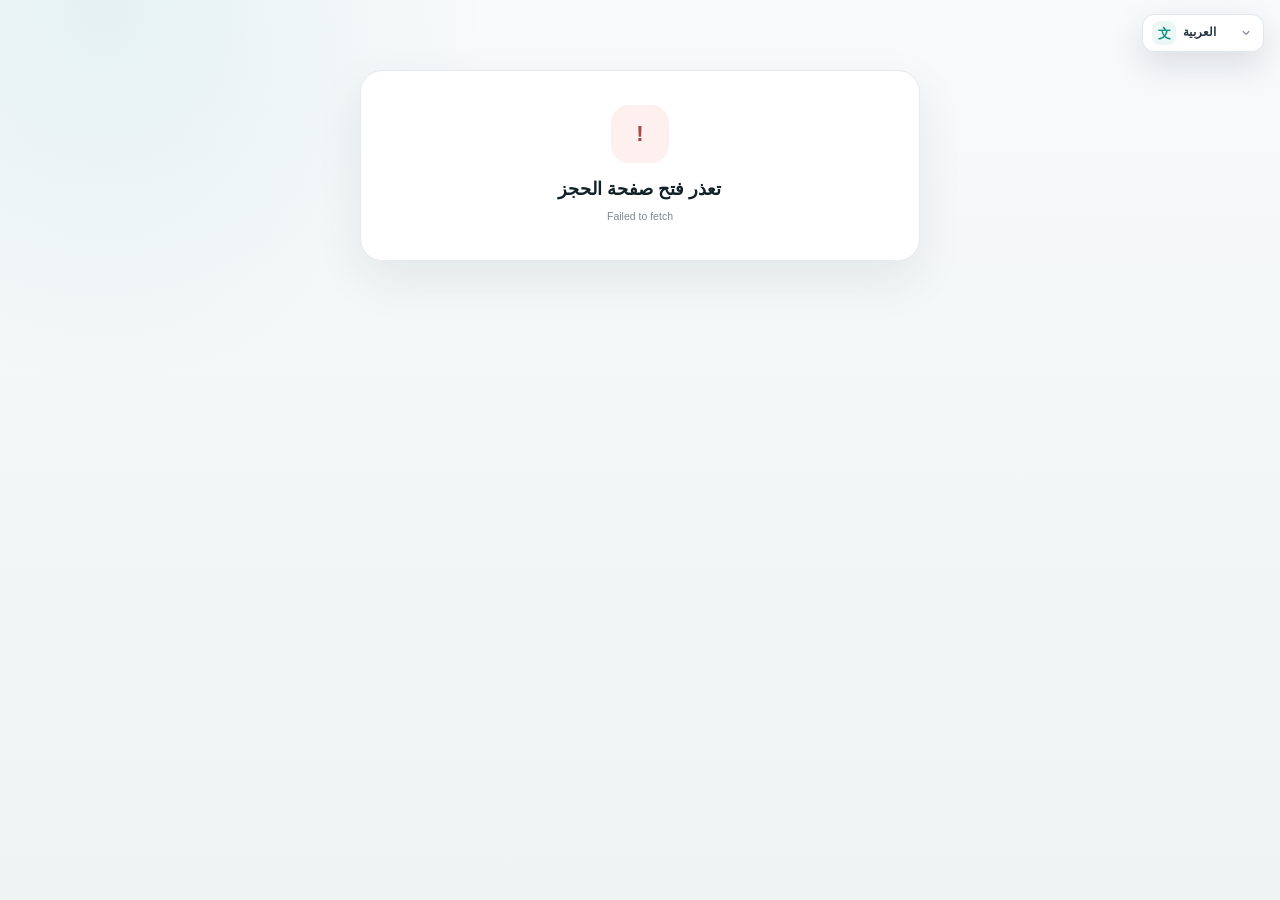
<file: index.html>
<!doctype html>
<html lang="ar" dir="rtl">
<head>
<meta charset="utf-8">
<meta name="viewport" content="width=device-width,initial-scale=1,viewport-fit=cover">
<meta http-equiv="X-Content-Type-Options" content="nosniff">
<meta name="referrer" content="strict-origin-when-cross-origin">
<meta http-equiv="Permissions-Policy" content="camera=(), microphone=(), geolocation=()">
<meta http-equiv="Content-Security-Policy" content="default-src 'self'; script-src 'self'; style-src 'self' 'unsafe-inline'; img-src 'self' data: https://kpnlechlpdpoivrafehl.supabase.co; connect-src 'self' https://kpnlechlpdpoivrafehl.supabase.co; font-src 'self' data:;">
<meta http-equiv="Cache-Control" content="no-cache, no-store, must-revalidate">
<meta http-equiv="Pragma" content="no-cache">
<meta http-equiv="Expires" content="0">
<meta id="themeColor" name="theme-color" content="#0b171b">
<title>حجز موعد | Medica</title>
<style>
:root{
  --brand:#0e9384;
  --brand-soft:#edf8f6;
  --brand-line:#d2ece8;
  --ink:#102127;
  --text:#384b53;
  --muted:#7a8a91;
  --line:#e4eaed;
  --surface:#ffffff;
  --surface-2:#f7f9fa;
  --page:#f1f5f6;
  --dark:#0b171b;
  --danger:#a94343;
  --success:#167354;
  --shadow:0 18px 48px rgba(12,32,39,.08);
}
*{box-sizing:border-box}
html{width:100%;max-width:100%;overflow-x:hidden;background:var(--page);overscroll-behavior-x:none}
body{
  width:100%;max-width:100%;min-height:100vh;margin:0;overflow-x:hidden;
  background:
    radial-gradient(circle at 8% 0%,color-mix(in srgb,var(--brand) 8%,transparent),transparent 26%),
    linear-gradient(180deg,#f8fafb 0%,#eef3f4 100%);
  color:var(--ink);
  font-family:"Segoe UI",Tahoma,Arial,sans-serif;
  -webkit-font-smoothing:antialiased;
}
button,input,textarea,a{font:inherit}
button,a{-webkit-tap-highlight-color:transparent}
button:focus-visible,input:focus-visible,textarea:focus-visible,a:focus-visible{
  outline:3px solid color-mix(in srgb,var(--brand) 20%,transparent);outline-offset:2px
}
a{text-decoration:none;color:inherit}
[hidden]{display:none!important}

.page-shell{width:min(1180px,calc(100% - 30px));max-width:100%;margin:22px auto 38px;min-width:0}
.clinic-hero{
  position:relative;overflow:hidden;border-radius:30px;padding:24px;
  background:
    radial-gradient(circle at 88% 20%,color-mix(in srgb,var(--brand) 34%,transparent),transparent 30%),
    linear-gradient(145deg,#081417 0%,#0f272d 62%,#16363d 100%);
  color:#fff;box-shadow:0 22px 58px rgba(8,24,29,.18);
}
.clinic-hero:after{
  content:"";position:absolute;left:-120px;bottom:-180px;width:380px;height:380px;border-radius:50%;
  border:1px solid rgba(255,255,255,.05);
  box-shadow:0 0 0 48px rgba(255,255,255,.018),0 0 0 96px rgba(255,255,255,.012)
}
.hero-topline,.clinic-main,.clinic-meta{position:relative;z-index:1}
.hero-topline{display:flex;align-items:center;justify-content:space-between;gap:12px;margin-bottom:20px}
.product-mark{
  display:inline-flex;align-items:center;gap:8px;color:#bad0d4;font-size:10px;font-weight:850;
  letter-spacing:.15px
}
.product-mark i{width:8px;height:8px;border-radius:50%;background:var(--brand);box-shadow:0 0 0 5px color-mix(in srgb,var(--brand) 18%,transparent)}
.availability{
  display:inline-flex;align-items:center;gap:7px;padding:7px 10px;border-radius:999px;
  background:rgba(255,255,255,.07);border:1px solid rgba(255,255,255,.10);
  color:#e4f0f2;font-size:9.5px;font-weight:850;white-space:nowrap
}
.availability i{width:7px;height:7px;border-radius:50%;background:#5ad7a6}
.clinic-main{display:flex;align-items:center;justify-content:space-between;gap:22px}
.identity{display:flex;align-items:center;gap:15px;min-width:0}
.logo{
  width:76px;height:76px;border-radius:23px;background:#fff;overflow:hidden;display:grid;place-items:center;
  flex:0 0 auto;border:1px solid rgba(255,255,255,.24);box-shadow:0 14px 30px rgba(0,0,0,.16)
}
.logo img{width:100%;height:100%;object-fit:cover}
.logo span{font-size:27px;color:var(--brand);font-weight:950}
.identity-copy{min-width:0}
.identity-copy h1{margin:0;font-size:clamp(24px,3vw,34px);line-height:1.2;letter-spacing:-.4px}
.identity-subtitle{margin:6px 0 0;color:#bdd0d5;font-size:12px;line-height:1.6}
.doctor{margin-top:8px;font-size:13px;font-weight:900;color:#fff}
.hero-actions{display:flex;align-items:center;gap:8px;flex:0 0 auto}
.hero-action{
  min-height:42px;padding:0 14px;border-radius:13px;border:1px solid rgba(255,255,255,.12);
  background:rgba(255,255,255,.08);color:#fff;display:inline-flex;align-items:center;justify-content:center;gap:8px;
  font-size:10.5px;font-weight:850;cursor:pointer
}
.hero-action.primary{background:#fff;color:#102127;border-color:#fff}
.hero-action svg{width:16px;height:16px;flex:0 0 auto;display:block;stroke:currentColor}
.map-wide svg{width:16px;height:16px;display:block;stroke:currentColor}
.clinic-meta{
  display:grid;grid-template-columns:repeat(3,minmax(0,1fr));gap:10px;
  margin-top:22px;padding-top:18px;border-top:1px solid rgba(255,255,255,.09)
}
.clinic-fact{
  min-width:0;min-height:78px;padding:12px 14px;
  display:flex;align-items:center;justify-content:flex-start;gap:13px;direction:rtl;
  border-radius:16px;background:rgba(255,255,255,.055);border:1px solid rgba(255,255,255,.085)
}
.fact-icon{
  width:48px;height:48px;flex:0 0 48px;border-radius:16px;
  display:flex;align-items:center;justify-content:center;
  color:#f2f8f9;background:rgba(255,255,255,.09);
  border:1px solid rgba(255,255,255,.14)
}
.fact-icon svg{
  width:24px;height:24px;display:block;stroke:currentColor;stroke-width:1.9;
  stroke-linecap:round;stroke-linejoin:round
}
.fact-copy{min-width:0;flex:1;text-align:right;align-self:center}
.fact-copy span{display:block;color:#a9c0c5;font-size:8.5px;line-height:1.25;margin:0 0 4px}
.fact-copy strong{
  display:block;color:#fff;font-size:11px;line-height:1.45;font-weight:900;
  white-space:nowrap;overflow:hidden;text-overflow:ellipsis
}

.content-grid{
  display:grid;grid-template-columns:minmax(0,1fr) 310px;gap:16px;align-items:start;margin-top:16px;min-width:0
}
.card{background:rgba(255,255,255,.98);border:1px solid var(--line);border-radius:24px;box-shadow:var(--shadow);min-width:0}
.booking-card{padding:22px}
.booking-head{display:flex;align-items:flex-start;justify-content:space-between;gap:18px;margin-bottom:20px}
.eyebrow{display:block;color:var(--brand);font-size:9.5px;font-weight:900;margin-bottom:5px}
.booking-head h2{margin:0;font-size:20px;line-height:1.35}
.booking-head p{margin:6px 0 0;color:var(--muted);font-size:11px;line-height:1.7}
.selection-chip{
  min-width:170px;padding:10px 12px;border-radius:14px;background:var(--brand-soft);border:1px solid var(--brand-line)
}
.selection-chip span{display:block;color:var(--muted);font-size:8.5px;margin-bottom:3px}
.selection-chip strong{display:block;font-size:10.5px;white-space:nowrap;overflow:hidden;text-overflow:ellipsis}

.booking-step{padding:20px 0}
.booking-step+.booking-step{border-top:1px solid var(--line)}
.step-head{display:flex;align-items:flex-start;justify-content:space-between;gap:12px;margin-bottom:13px}
.step-title{display:flex;align-items:flex-start;gap:10px;min-width:0}
.step-number{
  width:30px;height:30px;border-radius:10px;display:grid;place-items:center;flex:0 0 auto;
  background:var(--brand-soft);border:1px solid var(--brand-line);color:var(--brand);font-size:11px;font-weight:950
}
.step-copy h3{margin:0;font-size:14px}
.step-copy p{margin:4px 0 0;color:var(--muted);font-size:9.5px;line-height:1.6}

.month-tabs{
  display:flex;gap:7px;max-width:100%;overflow-x:auto;padding:1px 1px 7px;
  scrollbar-width:none;overscroll-behavior-inline:contain
}
.month-tabs::-webkit-scrollbar{display:none}
.month-tab{
  min-height:37px;min-width:100px;padding:0 13px;border-radius:12px;border:1px solid var(--line);
  background:#fff;color:#60717a;font-size:10.5px;font-weight:900;cursor:pointer;white-space:nowrap
}
.month-tab.active{
  background:#11252b;color:#fff;border-color:#11252b;box-shadow:0 7px 16px rgba(15,39,46,.12)
}
.date-list{
  display:grid;grid-template-columns:repeat(auto-fill,minmax(84px,1fr));gap:8px;margin-top:5px;min-width:0
}
.date-card{
  min-width:0;min-height:92px;border:1px solid #e1e8eb;border-radius:16px;background:#f9fbfb;
  color:var(--ink);cursor:pointer;padding:11px 8px;text-align:center;transition:.16s ease
}
.date-card:hover{border-color:var(--brand-line);transform:translateY(-1px)}
.date-card .weekday{display:block;color:#7b8b92;font-size:9px;font-weight:850;white-space:nowrap}
.date-card .daynum{display:block;margin:7px 0 4px;font-size:22px;line-height:1;font-weight:950}
.date-card .monthnum{display:block;color:#a0abb0;font-size:8.5px;font-weight:800}
.date-card.active{
  background:var(--brand);border-color:var(--brand);color:#fff;
  box-shadow:0 9px 22px color-mix(in srgb,var(--brand) 22%,transparent)
}
.date-card.active .weekday,.date-card.active .monthnum{color:rgba(255,255,255,.82)}
.dates-empty{
  grid-column:1/-1;padding:18px;border-radius:14px;border:1px dashed #d9e2e5;background:#fafcfc;
  color:var(--muted);font-size:10.5px;text-align:center
}


/* Compact time picker */
.time-select-shell{display:block}
.time-select-trigger{
  width:100%;min-height:58px;padding:8px 10px;border:1px solid #dfe7ea;border-radius:14px;background:#fff;
  color:var(--ink);display:grid;grid-template-columns:38px minmax(0,1fr) auto;align-items:center;gap:10px;
  text-align:right;cursor:pointer;transition:.16s ease
}
.time-select-trigger:hover{border-color:var(--brand-line);background:#fbfdfd}
.time-select-icon{
  width:38px;height:38px;border-radius:12px;display:grid;place-items:center;
  color:var(--brand);background:var(--brand-soft);border:1px solid var(--brand-line)
}
.time-select-icon svg{width:20px;height:20px;display:block}
.time-select-copy{min-width:0}
.time-select-copy span{display:block;color:var(--muted);font-size:9px;margin-bottom:3px}
.time-select-copy strong{display:block;font-size:13px;color:var(--ink);white-space:nowrap;overflow:hidden;text-overflow:ellipsis}
.time-select-meta{display:inline-flex;align-items:center;gap:5px;white-space:nowrap;color:var(--brand);font-size:9.5px;font-weight:900}
.time-select-meta svg{width:15px;height:15px}
.time-select-trigger svg{display:block!important;max-width:none!important;max-height:none!important;fill:none!important;stroke:currentColor!important}
.time-select-icon svg{width:20px!important;height:20px!important;flex:0 0 20px!important}
.time-select-meta svg{width:15px!important;height:15px!important;flex:0 0 15px!important}
.time-select-trigger.has-value{border-color:var(--brand-line);background:linear-gradient(135deg,var(--brand-soft),#fff)}
.time-select-trigger.has-value .time-select-icon{background:var(--brand);color:#fff;border-color:var(--brand)}

.time-picker-backdrop{
  position:fixed;inset:0;z-index:1000;display:grid;place-items:center;padding:20px;
  background:rgba(7,21,26,.46);backdrop-filter:blur(5px);-webkit-backdrop-filter:blur(5px)
}
.time-picker-backdrop[hidden]{display:none!important}
.time-picker-sheet{
  width:min(620px,100%);max-height:min(620px,82vh);overflow:auto;padding:20px;border-radius:22px;
  background:#fff;border:1px solid #dfe7ea;box-shadow:0 28px 70px rgba(8,25,31,.25)
}
.time-picker-handle{display:none;width:42px;height:4px;border-radius:999px;background:#d9e0e3;margin:0 auto 12px}
.time-picker-head{display:flex;align-items:flex-start;justify-content:space-between;gap:14px;padding-bottom:14px;border-bottom:1px solid var(--line)}
.time-picker-head>div>span{display:block;color:var(--brand);font-size:9px;font-weight:900;margin-bottom:4px}
.time-picker-head h3{margin:0;color:var(--ink);font-size:18px}
.time-picker-head small{display:block;margin-top:5px;color:var(--muted);font-size:10px}
.time-picker-close{
  width:38px;height:38px;flex:0 0 38px;border:1px solid var(--line);border-radius:12px;background:#f8fafb;
  color:#556870;display:grid;place-items:center;cursor:pointer
}
.time-picker-close svg{width:18px;height:18px}
.time-picker-legend{display:flex;align-items:center;gap:14px;padding:12px 1px 10px;color:#718088;font-size:9.5px}
.time-picker-legend span{display:inline-flex;align-items:center;gap:6px}
.time-picker-legend i{width:8px;height:8px;border-radius:50%}
.time-picker-legend i.available{background:var(--brand)}
.time-picker-legend i.booked{background:#c7cfd3}
.time-picker-grid{display:grid;grid-template-columns:repeat(4,minmax(0,1fr));gap:9px}
.time-option{
  min-height:58px;padding:8px;border:1px solid #dfe7ea;border-radius:13px;background:#fff;color:#42565f;
  display:flex;flex-direction:column;align-items:center;justify-content:center;gap:3px;font:inherit;cursor:pointer
}
.time-option strong{font-size:12px}
.time-option small{font-size:8.5px;color:#8a989f}
.time-option.available:hover{border-color:var(--brand-line);color:var(--brand)}
.time-option.active{background:var(--brand);border-color:var(--brand);color:#fff}
.time-option.active small{color:rgba(255,255,255,.8)}
.time-option.booked{background:#f3f5f6;color:#a2adb2;border-color:#e4e9eb;cursor:not-allowed;opacity:.8}
.time-option.booked strong{text-decoration:line-through;text-decoration-thickness:1px}
.time-picker-empty{grid-column:1/-1;padding:18px;border:1px dashed #d8e2e5;border-radius:13px;background:#fafcfc;color:var(--muted);font-size:10.5px;text-align:center;line-height:1.7}
body.time-picker-open{overflow:hidden}

.slots-placeholder{
  padding:20px;border-radius:15px;background:#f8fafb;border:1px dashed #d9e2e5;
  color:var(--muted);font-size:10.5px;text-align:center;line-height:1.7
}
.slot-group+.slot-group{margin-top:15px}
.slot-group-head{display:flex;align-items:center;justify-content:space-between;margin-bottom:8px}
.slot-group-head strong{font-size:10.5px}
.slot-group-head span{font-size:8.5px;color:var(--muted)}
.slots{display:grid;grid-template-columns:repeat(4,minmax(0,1fr));gap:8px}
.slot{
  min-height:43px;border:1px solid #dfe7ea;border-radius:12px;background:#fff;color:#455861;
  font-size:10.5px;font-weight:900;cursor:pointer;transition:.15s ease
}
.slot:hover{border-color:var(--brand-line);color:var(--brand)}
.slot.active{
  background:var(--brand);border-color:var(--brand);color:#fff;
  box-shadow:0 7px 17px color-mix(in srgb,var(--brand) 18%,transparent)
}
.slots-loading{display:grid;grid-template-columns:repeat(4,1fr);gap:8px}
.skeleton{
  height:43px;border-radius:12px;background:linear-gradient(90deg,#edf1f2 25%,#f7f9fa 50%,#edf1f2 75%);
  background-size:200% 100%;animation:shine 1.1s infinite
}
@keyframes shine{to{background-position:-200% 0}}

.form-grid{display:grid;grid-template-columns:1fr 1fr;gap:12px}
.field{display:grid;gap:6px;min-width:0}
.field.full{grid-column:1/-1}
.field label{font-size:10px;color:#53656e;font-weight:900}
.optional{color:#9ba6ab;font-size:8.5px;font-weight:750}
.field input,.field textarea,.field select{
  width:100%;min-width:0;border:1px solid #dfe7ea;border-radius:13px;background:#f9fbfb;color:var(--ink);
  padding:12px 13px;font-size:12px;outline:none;transition:.16s ease
}
.field input{min-height:46px}
.field textarea{min-height:86px;resize:vertical;line-height:1.7}
.field input:focus,.field textarea:focus,.field select:focus{
  background:#fff;border-color:var(--brand);box-shadow:0 0 0 4px color-mix(in srgb,var(--brand) 8%,transparent)
}
.field-error{min-height:12px;color:var(--danger);font-size:8.5px}
.appointment-review{
  display:grid;grid-template-columns:1fr 100px;gap:9px;margin-top:13px;padding:11px;
  border-radius:14px;background:linear-gradient(135deg,var(--brand-soft),#fff);border:1px solid var(--brand-line)
}
.appointment-review span{display:block;color:var(--muted);font-size:8.5px;margin-bottom:3px}
.appointment-review strong{display:block;font-size:10.5px}
.review-time{padding-right:9px;border-right:1px solid var(--brand-line);text-align:center}
.submit-row{display:flex;align-items:center;gap:12px;margin-top:13px}
.submit{
  min-height:47px;min-width:190px;padding:0 20px;border:0;border-radius:13px;background:var(--brand);color:#fff;
  font-size:11px;font-weight:950;cursor:pointer;box-shadow:0 10px 22px color-mix(in srgb,var(--brand) 18%,transparent)
}
.submit:disabled{opacity:.38;cursor:not-allowed;box-shadow:none}
.submit-note{color:var(--muted);font-size:9px;line-height:1.6}
.notice{display:none;margin-top:12px;padding:12px 13px;border-radius:12px;font-size:10.5px;line-height:1.7}
.notice.show{display:block}
.notice.bad{background:#fff1f1;border:1px solid #efd1d1;color:#963939}
.notice.ok{background:#edf9f4;border:1px solid #cdeadc;color:#176649}

.side{display:grid;gap:12px;position:sticky;top:16px;min-width:0}
.side-card{padding:20px}
.side-card h3{margin:0 0 16px;font-size:14px}
.side-clinic{
  display:grid;grid-template-columns:56px minmax(0,1fr);align-items:center;gap:12px;
  padding-bottom:16px;border-bottom:1px solid var(--line);margin-bottom:14px;direction:rtl
}
.side-logo{
  width:56px;height:56px;border-radius:17px;background:#fff;border:1px solid var(--line);
  overflow:hidden;display:grid;place-items:center;box-shadow:0 6px 18px rgba(18,42,51,.06)
}
.side-logo img{width:100%;height:100%;object-fit:cover}
.side-logo span{font-weight:950;color:var(--brand);font-size:20px}
.side-clinic>div:last-child{min-width:0;text-align:right}
.side-clinic strong{display:block;font-size:12px;line-height:1.4}
.side-clinic small{display:block;color:var(--muted);font-size:9px;margin-top:4px}
.info-list{display:flex;flex-direction:column;gap:0}
.info-row{
  display:flex;align-items:center;justify-content:flex-start;gap:13px;direction:rtl;
  min-height:74px;padding:11px 0;border-bottom:1px solid #edf1f2
}
.info-row:last-child{border-bottom:0}
.info-symbol{
  width:50px;height:50px;flex:0 0 50px;border-radius:16px;
  display:flex;align-items:center;justify-content:center;align-self:center;
  color:var(--brand);background:linear-gradient(145deg,var(--brand-soft),#fff);
  border:1px solid var(--brand-line);box-shadow:0 6px 16px color-mix(in srgb,var(--brand) 9%,transparent)
}
.info-symbol svg{
  width:24px;height:24px;display:block;stroke:currentColor;stroke-width:1.9;
  stroke-linecap:round;stroke-linejoin:round
}
.info-copy{
  min-width:0;flex:1;display:flex;flex-direction:column;justify-content:center;align-items:flex-start;
  text-align:right;align-self:stretch
}
.info-copy span{display:block;width:100%;color:var(--muted);font-size:8.8px;margin:0 0 4px;line-height:1.2}
.info-copy strong{display:block;width:100%;font-size:10.8px;line-height:1.45;word-break:break-word;font-weight:900}
.info-copy strong[dir="ltr"]{text-align:right}
.map-wide{
  margin-top:13px;width:100%;min-height:42px;border:1px solid var(--brand-line);border-radius:12px;
  background:var(--brand-soft);color:var(--brand);display:flex;align-items:center;justify-content:center;gap:7px;
  font-size:10px;font-weight:900
}
.hours-list{display:grid;gap:7px}
.hours-row{display:flex;align-items:center;justify-content:space-between;gap:12px;padding:8px 0;border-bottom:1px solid #edf1f2}
.hours-row:last-child{border-bottom:0}
.hours-row span{font-size:9px;color:#5b6d75;font-weight:850}
.hours-row strong{font-size:8.5px;color:var(--muted);font-weight:800;direction:ltr}
.confirm-note{
  display:flex;gap:9px;align-items:flex-start;padding:11px;border-radius:13px;background:#fff8e8;border:1px solid #f1dfae
}
.confirm-note i{width:8px;height:8px;border-radius:50%;background:#d9a522;margin-top:4px;flex:0 0 auto}
.confirm-note strong{display:block;font-size:9.5px;color:#6e5716}
.confirm-note span{display:block;margin-top:3px;font-size:8.5px;color:#8d7638;line-height:1.55}

.success-view{display:none;text-align:center;padding:34px 10px 20px}
.success-view.show{display:block}
.success-mark{
  width:72px;height:72px;margin:0 auto 18px;border-radius:23px;background:var(--brand-soft);border:1px solid var(--brand-line);
  display:grid;place-items:center;color:var(--brand);font-size:29px;font-weight:950
}
.success-view h2{margin:0 0 7px;font-size:21px}
.success-view>p{margin:0 auto;color:var(--muted);font-size:10.5px;line-height:1.8;max-width:500px}
.success-card{max-width:430px;margin:20px auto 0;padding:13px;border:1px solid var(--line);border-radius:17px;background:var(--surface-2);text-align:right}
.success-card div{display:flex;justify-content:space-between;gap:15px;padding:8px 0;border-bottom:1px solid var(--line)}
.success-card div:last-child{border-bottom:0}
.success-card span{font-size:8.5px;color:var(--muted)}.success-card strong{font-size:9.5px}
.secondary-btn{margin-top:16px;padding:10px 15px;border:1px solid var(--brand-line);background:#fff;color:var(--brand);border-radius:12px;font-size:10px;font-weight:900;cursor:pointer}

.footer{text-align:center;color:#94a1a7;font-size:8.5px;margin-top:15px}
.footer strong{color:#53656e}
.hp{
  position:absolute!important;width:1px!important;height:1px!important;padding:0!important;margin:0!important;
  overflow:hidden!important;clip:rect(0 0 0 0)!important;clip-path:inset(50%)!important;white-space:nowrap!important;
  border:0!important;opacity:0!important;pointer-events:none!important
}
.fatal{max-width:560px;margin:70px auto;padding:34px;background:#fff;border:1px solid var(--line);border-radius:22px;box-shadow:var(--shadow);text-align:center}
.fatal b{width:58px;height:58px;margin:0 auto 15px;border-radius:18px;background:#fff0f0;color:#a74747;display:grid;place-items:center;font-size:22px}
.fatal h2{margin:0 0 7px;font-size:18px}.fatal p{margin:0;color:var(--muted);font-size:10.5px;line-height:1.8}

@media(max-width:980px){
  .page-shell{width:min(800px,calc(100% - 22px));margin-top:14px}
  .content-grid{grid-template-columns:1fr}
  .side{position:static;grid-template-columns:1fr 1fr}
}
@media(max-width:680px){
  :root{
    --mobile-gutter:12px;
    --mobile-radius:22px;
  }

  html{background:#f4f7f8}
  body{
    background:#f4f7f8;
    font-size:15px;
  }

  .page-shell{
    width:100%;
    max-width:520px;
    margin:0 auto;
    padding:0 0 max(22px,env(safe-area-inset-bottom));
  }

  /* ===== Compact clinic identity ===== */
  .clinic-hero{
    border-radius:0 0 28px 28px;
    padding:calc(12px + env(safe-area-inset-top)) var(--mobile-gutter) 16px;
    background:
      radial-gradient(circle at 90% 0%,color-mix(in srgb,var(--brand) 24%,transparent),transparent 34%),
      linear-gradient(155deg,#09171b 0%,#102a30 72%,#16363b 100%);
    box-shadow:0 14px 34px rgba(7,23,28,.13);
  }
  .clinic-hero:after{
    width:220px;height:220px;left:-130px;bottom:-150px;
    box-shadow:0 0 0 28px rgba(255,255,255,.014),0 0 0 56px rgba(255,255,255,.009)
  }

  .hero-topline{
    margin-bottom:12px;
    gap:8px;
  }
  .product-mark{
    gap:6px;
    font-size:9.5px;
    color:#c5d4d7;
    letter-spacing:0;
  }
  .product-mark i{
    width:6px;height:6px;
    box-shadow:0 0 0 4px color-mix(in srgb,var(--brand) 15%,transparent)
  }
  .availability{
    min-height:29px;
    padding:0 9px;
    border-radius:999px;
    font-size:9.5px;
    background:rgba(255,255,255,.075);
  }

  .clinic-main{
    display:block;
  }
  .identity{
    display:grid;
    grid-template-columns:58px minmax(0,1fr);
    gap:12px;
    align-items:center;
  }
  .logo{
    width:58px;height:58px;
    border-radius:17px;
    box-shadow:0 8px 20px rgba(0,0,0,.13);
  }
  .logo span{font-size:21px}
  .identity-copy h1{
    margin:0;
    font-size:21px;
    line-height:1.25;
    white-space:normal;
    overflow:visible;
    text-overflow:clip;
  }
  .identity-subtitle{
    margin-top:3px;
    font-size:10.5px;
    line-height:1.4;
  }
  .doctor{
    margin-top:4px;
    font-size:11px;
    line-height:1.35;
  }

  .hero-actions{
    margin-top:12px;
    display:grid;
    grid-template-columns:repeat(2,minmax(0,1fr));
    gap:8px;
  }
  .hero-action{
    min-height:42px;
    padding:0 11px;
    border-radius:13px;
    gap:7px;
    font-size:11px;
    font-weight:900;
  }
  .hero-action svg{
    width:17px;height:17px;
    stroke-width:1.9;
  }
  .hero-action.primary{box-shadow:none}

  .clinic-meta{
    display:grid;
    grid-template-columns:repeat(2,minmax(0,1fr));
    gap:7px;
    margin-top:12px;
    padding-top:12px;
  }
  #addressMeta{grid-column:1/-1}
  .clinic-fact{
    min-height:52px;
    padding:8px 9px;
    gap:8px;
    border-radius:13px;
    background:rgba(255,255,255,.055);
  }
  .fact-icon{
    width:34px;height:34px;
    flex-basis:34px;
    border-radius:10px;
  }
  .fact-icon svg{width:17px;height:17px}
  .fact-copy span{
    margin-bottom:2px;
    font-size:8.3px;
    line-height:1.2;
  }
  .fact-copy strong{
    font-size:9.8px;
    line-height:1.35;
    white-space:normal;
    overflow:visible;
    text-overflow:clip;
  }

  /* ===== One unified booking sheet ===== */
  .content-grid{
    display:block;
    margin-top:12px;
    position:relative;
    z-index:2;
  }
  .booking-card{
    margin:0 var(--mobile-gutter);
    padding:0;
    border:1px solid #e2e9ec;
    border-radius:24px;
    background:#fff;
    box-shadow:0 10px 30px rgba(12,32,39,.055);
    overflow:hidden;
  }

  .booking-head{
    display:block;
    margin:0;
    padding:18px 16px 14px;
    border:0;
    border-radius:0;
    background:#fff;
    box-shadow:none;
  }
  .eyebrow{
    margin-bottom:5px;
    font-size:9px;
  }
  .booking-head h2{
    margin:0;
    font-size:20px;
    line-height:1.35;
  }
  .booking-head p{
    display:block;
    margin:6px 0 0;
    color:#74848b;
    font-size:11px;
    line-height:1.6;
  }
  .selection-chip{display:none}

  .booking-step{
    margin:0;
    padding:17px 16px;
    border:0;
    border-top:1px solid #edf1f2;
    border-radius:0;
    background:#fff;
    box-shadow:none;
  }
  .booking-step+.booking-step{border-top:1px solid #edf1f2}
  .step-head{margin-bottom:12px}
  .step-title{gap:9px;align-items:center}
  .step-number{
    width:30px;height:30px;
    border-radius:10px;
    font-size:11px;
  }
  .step-copy h3{
    margin:0;
    font-size:14px;
    line-height:1.3;
  }
  .step-copy p{display:none}

  /* ===== Date picker: one horizontal row, not a long grid ===== */
  .month-tabs{
    display:grid;
    grid-template-columns:repeat(2,minmax(0,1fr));
    gap:7px;
    max-width:none;
    overflow:visible;
    padding:0;
    margin:0 0 10px;
  }
  .month-tab{
    min-width:0;
    min-height:38px;
    padding:0 9px;
    border-radius:11px;
    background:#f7f9fa;
    font-size:10px;
  }
  .month-tab.active{
    background:#10262c;
    border-color:#10262c;
    box-shadow:none;
  }

  .date-list{
    display:flex;
    grid-template-columns:none;
    gap:7px;
    overflow-x:auto;
    overflow-y:hidden;
    padding:1px 1px 5px;
    margin:0 -2px;
    scroll-snap-type:x proximity;
    scrollbar-width:none;
    -webkit-overflow-scrolling:touch;
  }
  .date-list::-webkit-scrollbar{display:none}
  .date-card{
    flex:0 0 72px;
    min-width:72px;
    min-height:78px;
    padding:9px 4px;
    border-radius:13px;
    background:#f8fafb;
    scroll-snap-align:center;
  }
  .date-card:hover{transform:none}
  .date-card .weekday{
    font-size:8.5px;
    line-height:1.2;
    white-space:nowrap;
  }
  .date-card .daynum{
    margin:6px 0 4px;
    font-size:21px;
  }
  .date-card .monthnum{
    font-size:7.8px;
  }
  .date-card.active{
    box-shadow:0 7px 16px color-mix(in srgb,var(--brand) 18%,transparent)
  }
  .dates-empty{
    flex:1 0 100%;
    width:auto;
    padding:14px 11px;
    border-radius:12px;
    font-size:10px;
    line-height:1.6;
  }

  /* ===== Time selection ===== */
  .slots-placeholder{
    padding:14px 12px;
    border-radius:13px;
    font-size:10.5px;
    line-height:1.6;
  }
  .time-select-trigger{
    min-height:52px;
    padding:7px 9px;
    grid-template-columns:36px minmax(0,1fr) auto;
    border-radius:13px;
    background:#f8fafb;
  }
  .time-select-icon{width:36px;height:36px;border-radius:10px}
  .time-select-icon svg{width:18px!important;height:18px!important}
  .time-select-copy span{font-size:8.5px}
  .time-select-copy strong{font-size:11.5px}
  .time-select-meta{font-size:8.5px}
  .time-select-meta svg{width:13px!important;height:13px!important}

  .time-picker-backdrop{
    align-items:end;
    padding:0;
  }
  .time-picker-sheet{
    width:100%;
    max-height:72vh;
    padding:10px 12px max(16px,env(safe-area-inset-bottom));
    border-radius:24px 24px 0 0;
    border-inline:0;
    border-bottom:0;
    box-shadow:0 -18px 55px rgba(8,25,31,.18)
  }
  .time-picker-handle{display:block;margin-bottom:10px}
  .time-picker-head{
    padding-bottom:11px;
  }
  .time-picker-head h3{font-size:16px}
  .time-picker-head small{font-size:9px}
  .time-picker-close{width:36px;height:36px;flex-basis:36px;border-radius:11px}
  .time-picker-legend{padding:9px 1px 8px;font-size:9px}
  .time-picker-grid{
    grid-template-columns:repeat(3,minmax(0,1fr));
    gap:7px;
  }
  .time-option{
    min-height:48px;
    border-radius:11px;
  }
  .time-option strong{font-size:10.5px}
  .time-option small{font-size:7.8px}

  /* ===== Patient fields: compact and consistent ===== */
  .form-grid{
    grid-template-columns:1fr;
    gap:9px;
  }
  .field.full{grid-column:auto}
  .field{gap:5px;scroll-margin-top:12px}
  .field label{
    font-size:10.5px;
    color:#43565f;
  }
  .optional{font-size:8.5px}
  .field input,.field textarea{
    padding:11px 12px;
    border-radius:12px;
    background:#f9fbfb;
    font-size:16px;
  }
  .field input{min-height:48px}
  .field textarea{
    min-height:76px;
    max-height:110px;
    line-height:1.55;
    resize:vertical;
  }
  .field-error{
    min-height:9px;
    font-size:8.3px;
  }

  .appointment-review{
    grid-template-columns:minmax(0,1fr) 78px;
    gap:8px;
    margin-top:10px;
    padding:10px 11px;
    border-radius:13px;
  }
  .appointment-review span{
    margin-bottom:3px;
    font-size:8.5px;
  }
  .appointment-review strong{
    font-size:10px;
    line-height:1.4;
  }
  .review-time{
    display:flex;
    flex-direction:column;
    justify-content:center;
    padding-right:8px;
  }

  .submit-row{
    position:sticky;
    bottom:max(6px,env(safe-area-inset-bottom));
    z-index:5;
    display:block;
    margin:12px -3px -3px;
    padding:6px;
    border:1px solid rgba(221,229,232,.92);
    border-radius:16px;
    background:rgba(255,255,255,.95);
    box-shadow:0 8px 28px rgba(13,34,42,.12);
    backdrop-filter:blur(10px);
    -webkit-backdrop-filter:blur(10px);
  }
  .submit{
    width:100%;
    min-width:0;
    min-height:50px;
    border-radius:12px;
    font-size:12px;
  }
  .submit:disabled{
    opacity:1;
    background:#dce3e6;
    color:#8b999f;
  }
  .submit-note{
    display:block;
    margin:6px 2px 1px;
    text-align:center;
    font-size:8.5px;
    line-height:1.4;
  }
  .notice{
    margin-top:9px;
    padding:10px 11px;
    border-radius:11px;
    font-size:9.5px;
    line-height:1.6;
  }

  /* Desktop side panel is redundant on mobile. */
  .side{display:none}

  /* ===== Success ===== */
  .success-view{
    margin:0;
    padding:30px 18px 24px;
    border:0;
    border-radius:0;
    background:#fff;
    box-shadow:none;
  }
  .success-mark{
    width:58px;height:58px;
    margin-bottom:14px;
    border-radius:18px;
    font-size:24px;
  }
  .success-mark svg{width:27px;height:27px;display:block}
  .success-view h2{font-size:19px}
  .success-view>p{
    font-size:10.5px;
    line-height:1.7;
  }
  .success-card{
    margin-top:15px;
    padding:11px;
    border-radius:14px;
  }
  .success-card span{font-size:8.5px}
  .success-card strong{font-size:10px}
  .secondary-btn{
    min-height:44px;
    margin-top:13px;
    padding:0 15px;
    border-radius:11px;
    font-size:10.5px;
  }

  .footer{
    margin:13px 0 0;
    padding:0 var(--mobile-gutter);
    font-size:8.5px;
  }
}

@media(max-width:430px){
  :root{--mobile-gutter:10px}
  .clinic-hero{padding-inline:10px}
  .identity{grid-template-columns:54px minmax(0,1fr);gap:10px}
  .logo{width:54px;height:54px;border-radius:16px}
  .identity-copy h1{font-size:20px}
  .clinic-meta{gap:6px}
  .clinic-fact{padding:7px 8px}
  .booking-head{padding:16px 14px 12px}
  .booking-step{padding:15px 14px}
  .date-card{flex-basis:68px;min-width:68px}
  .time-picker-grid{grid-template-columns:repeat(3,minmax(0,1fr))}
}

@media(max-width:350px){
  :root{--mobile-gutter:8px}
  .hero-actions{grid-template-columns:1fr 1fr}
  .clinic-meta{grid-template-columns:1fr}
  #addressMeta{grid-column:auto}
  .date-card{flex-basis:66px;min-width:66px}
  .appointment-review{grid-template-columns:1fr 72px}
}
@media(prefers-reduced-motion:reduce){*{animation:none!important;transition:none!important;scroll-behavior:auto!important}}
/* booking language control — intentionally outside the clinic header */
.booking-language-slot{
  position:relative;
  z-index:12;
  min-height:44px;
  display:flex;
  align-items:center;
  justify-content:flex-end;
  direction:ltr;
  margin:10px 2px -2px;
}
.booking-language-slot:empty{min-height:0;margin:0}
.booking-language-slot .medica-lang-switch{margin:0!important}
@media(max-width:680px){
  .booking-language-slot{
    min-height:42px;
    justify-content:flex-end;
    margin:8px var(--mobile-gutter) -3px;
  }
}
</style>
</head>
<body>
<div id="page" class="page-shell">
  <header class="clinic-hero">
    <div class="hero-topline">
      <span class="product-mark"><i></i> Medica • الحجز الإلكتروني</span>
      <span class="availability"><i></i> الحجز متاح</span>
    </div>

    <div class="clinic-main">
      <div class="identity">
        <div class="logo"><img id="clinicLogo" alt="شعار العيادة" hidden><span id="logoFallback">M</span></div>
        <div class="identity-copy">
          <h1 id="clinicName">Medica</h1>
          <p id="clinicSubtitle" class="identity-subtitle">حجز موعد إلكتروني</p>
          <div id="doctorName" class="doctor"></div>
        </div>
      </div>
      <div class="hero-actions">
        <a id="mapsHeroBtn" class="hero-action primary" target="_blank" rel="noopener noreferrer" hidden>
          <svg viewBox="0 0 24 24" fill="none" stroke="currentColor" stroke-width="2"><path d="M12 21s7-5.1 7-12A7 7 0 1 0 5 9c0 6.9 7 12 7 12Z"/><circle cx="12" cy="9" r="2.5"/></svg>
          الاتجاهات
        </a>
        <a id="phoneHeroBtn" class="hero-action" hidden>
          <svg viewBox="0 0 24 24" fill="none" stroke="currentColor" stroke-width="2"><path d="M22 16.92v3a2 2 0 0 1-2.18 2A19.8 19.8 0 0 1 3.09 5.18 2 2 0 0 1 5.08 3h3a2 2 0 0 1 2 1.72c.12.9.33 1.78.62 2.62a2 2 0 0 1-.45 2.11L9 10.7a16 16 0 0 0 4.3 4.3l1.25-1.25a2 2 0 0 1 2.11-.45c.84.29 1.72.5 2.62.62A2 2 0 0 1 22 16.92Z"/></svg>
          اتصال
        </a>
      </div>
    </div>

    <div class="clinic-meta">
      <div id="addressMeta" class="clinic-fact" hidden>
        <span class="fact-icon" aria-hidden="true">
          <svg viewBox="0 0 24 24" fill="none" stroke="currentColor"><path d="M20 10c0 5-8 11-8 11S4 15 4 10a8 8 0 1 1 16 0Z"/><circle cx="12" cy="10" r="2.5"/></svg>
        </span>
        <div class="fact-copy"><span>عنوان العيادة</span><strong></strong></div>
      </div>
      <div id="todayHoursMeta" class="clinic-fact">
        <span class="fact-icon" aria-hidden="true">
          <svg viewBox="0 0 24 24" fill="none" stroke="currentColor"><circle cx="12" cy="12" r="8"/><path d="M12 7v5l3 2"/></svg>
        </span>
        <div class="fact-copy"><span>الدوام</span><strong>حسب جدول العيادة</strong></div>
      </div>
      <div class="clinic-fact">
        <span class="fact-icon" aria-hidden="true">
          <svg viewBox="0 0 24 24" fill="none" stroke="currentColor"><circle cx="12" cy="12" r="8"/><path d="m8.5 12 2.2 2.2 4.8-5"/></svg>
        </span>
        <div class="fact-copy"><span>تأكيد الموعد</span><strong>بعد مراجعة السكرتير/ة</strong></div>
      </div>
    </div>
  </header>

  <div id="bookingLangSlot" class="booking-language-slot booking-language-outside" data-medica-no-i18n="true"></div>

  <div class="content-grid">
    <main class="card booking-card">
      <div id="bookingFlow">
        <div class="booking-head">
          <div>
            <span class="eyebrow">حجز موعد</span>
            <h2>اختر موعدك</h2>
            
          </div>
          <div class="selection-chip">
            <span>الموعد</span>
            <strong id="topSelection">لم يتم اختيار موعد</strong>
          </div>
        </div>

        <section class="booking-step">
          <div class="step-head">
            <div class="step-title"><span class="step-number">1</span><div class="step-copy"><h3>اختيار اليوم</h3></div></div>
          </div>
          <div id="monthTabs" class="month-tabs"></div>
          <div id="dateList" class="date-list"></div>
        </section>

        <section class="booking-step">
          <div class="step-head">
            <div class="step-title"><span class="step-number">2</span><div class="step-copy"><h3>اختيار الوقت</h3></div></div>
          </div>
          <div id="slotsWrap"><div class="slots-placeholder">اختَر يوماً حتى تظهر الأوقات المتاحة.</div></div>
        </section>

        <section class="booking-step">
          <div class="step-head">
            <div class="step-title"><span class="step-number">3</span><div class="step-copy"><h3>بيانات المريض</h3></div></div>
          </div>
          <form id="bookingForm" novalidate>
            <div class="form-grid">
              <div class="field">
                <label for="name">اسم المريض</label>
                <input id="name" maxlength="120" autocomplete="name" placeholder="الاسم الكامل" required>
                <div id="nameError" class="field-error"></div>
              </div>
              <div class="field">
                <label for="phone">رقم الهاتف</label>
                <input id="phone" inputmode="tel" autocomplete="tel" maxlength="40" placeholder="07xx xxx xxxx" required>
                <div id="phoneError" class="field-error"></div>
              </div>
              <div class="field">
                <label for="age">العمر (بالسنوات)</label>
                <input id="age" type="number" min="0" max="120" step="1" inputmode="numeric" placeholder="مثال: 35" required>
                <div id="ageError" class="field-error"></div>
              </div>
              <div class="field">
                <label for="gender">الجنس</label>
                <select id="gender" required>
                  <option value="">اختر الجنس</option>
                  <option value="male">ذكر</option>
                  <option value="female">أنثى</option>
                </select>
                <div id="genderError" class="field-error"></div>
              </div>
              <div class="field full">
                <label for="note">ملاحظة <span class="optional">اختياري</span></label>
                <textarea id="note" maxlength="500" rows="3" placeholder="سبب الزيارة أو ملاحظة إضافية"></textarea>
              </div>
              <label class="hp"><input id="website" tabindex="-1" autocomplete="off"></label>
            </div>

            <div class="appointment-review">
              <div><span>الموعد المختار</span><strong id="reviewDate">لم يتم الاختيار</strong></div>
              <div class="review-time"><span>الوقت</span><strong id="reviewTime">—</strong></div>
            </div>

            <div class="submit-row">
              <button id="submitBtn" class="submit" type="submit" disabled>إرسال طلب الحجز</button>
              <span class="submit-note">يُثبت الموعد بعد تأكيد السكرتير/ة.</span>
            </div>
            <div id="notice" class="notice" role="status" aria-live="polite"></div>
          </form>
        </section>
      </div>

      <div id="successView" class="success-view">
        <div class="success-mark"><svg viewBox="0 0 24 24" fill="none" stroke="currentColor" stroke-width="2.2" stroke-linecap="round" stroke-linejoin="round" aria-hidden="true"><path d="m5 12 4 4L19 6"/></svg></div>
        <h2>تم إرسال الطلب</h2>
        <p>سيُثبت الموعد بعد تأكيد السكرتير/ة.</p>
        <div class="success-card">
          <div><span>اليوم</span><strong id="successDate">—</strong></div>
          <div><span>الوقت</span><strong id="successTime">—</strong></div>
          <div><span>الحالة</span><strong>بانتظار تأكيد السكرتير/ة</strong></div>
        </div>
        <button id="newBookingBtn" class="secondary-btn" type="button">حجز موعد آخر</button>
      </div>
    </main>

    <aside class="side">
      <section class="card side-card">
        <h3>معلومات العيادة</h3>
        <div class="side-clinic">
          <div class="side-logo"><img id="sideLogo" alt="" hidden><span id="sideLogoFallback">M</span></div>
          <div><strong id="sideClinicName">Medica</strong><small id="sideDoctorName">حجز إلكتروني</small></div>
        </div>
        <div class="info-list">
          <div id="sideAddress" class="info-row" hidden>
            <span class="info-symbol" aria-hidden="true"><svg viewBox="0 0 24 24" fill="none" stroke="currentColor"><path d="M20 10c0 5-8 11-8 11S4 15 4 10a8 8 0 1 1 16 0Z"/><circle cx="12" cy="10" r="2.5"/></svg></span>
            <div class="info-copy"><span>العنوان</span><strong></strong></div>
          </div>
          <div id="sidePhone" class="info-row">
            <span class="info-symbol" aria-hidden="true"><svg viewBox="0 0 24 24" fill="none" stroke="currentColor"><path d="M22 16.92v3a2 2 0 0 1-2.18 2A19.8 19.8 0 0 1 3.09 5.18 2 2 0 0 1 5.08 3h3a2 2 0 0 1 2 1.72c.12.9.33 1.78.62 2.62a2 2 0 0 1-.45 2.11L9 10.7a16 16 0 0 0 4.3 4.3l1.25-1.25a2 2 0 0 1 2.11-.45c.84.29 1.72.5 2.62.62A2 2 0 0 1 22 16.92Z"/></svg></span>
            <div class="info-copy"><span>رقم الهاتف</span><strong dir="ltr">غير مضاف</strong></div>
          </div>

        </div>
        <a id="mapsSideBtn" class="map-wide" target="_blank" rel="noopener noreferrer" hidden><svg viewBox="0 0 24 24" fill="none" stroke="currentColor" stroke-width="2" stroke-linecap="round" stroke-linejoin="round" aria-hidden="true"><path d="M20 10c0 5-8 11-8 11S4 15 4 10a8 8 0 1 1 16 0Z"/><circle cx="12" cy="10" r="2.5"/></svg> الاتجاهات إلى العيادة</a>
      </section>

      <section class="card side-card">
        <h3>أوقات الدوام</h3>
        <div id="hoursList" class="hours-list"></div>
      </section>

    </aside>
  </div>

  <div id="timePickerBackdrop" class="time-picker-backdrop" hidden>
    <div class="time-picker-sheet" role="dialog" aria-modal="true" aria-labelledby="timePickerTitle">
      <div class="time-picker-handle" aria-hidden="true"></div>
      <div class="time-picker-head">
        <div>
          
          <h3 id="timePickerTitle">اختيار الوقت</h3>
          <small id="timePickerDate">—</small>
        </div>
        <button id="closeTimePickerBtn" class="time-picker-close" type="button" aria-label="إغلاق">
          <svg viewBox="0 0 24 24" fill="none" stroke="currentColor" stroke-width="2"><path d="M18 6 6 18M6 6l12 12"/></svg>
        </button>
      </div>
      <div class="time-picker-legend">
        <span><i class="available"></i> متاح</span>
        <span><i class="booked"></i> محجوز</span>
      </div>
      <div id="timePickerSlots" class="time-picker-grid"></div>
    </div>
  </div>

  <div class="footer">الحجز الإلكتروني بإدارة <strong>Medica</strong></div>
</div>

<script src="/booking.js?v=20261108-patient-demographics3"></script>
<script src="/i18n.js?v=20261021-1"></script>
</body>
</html>
</file>
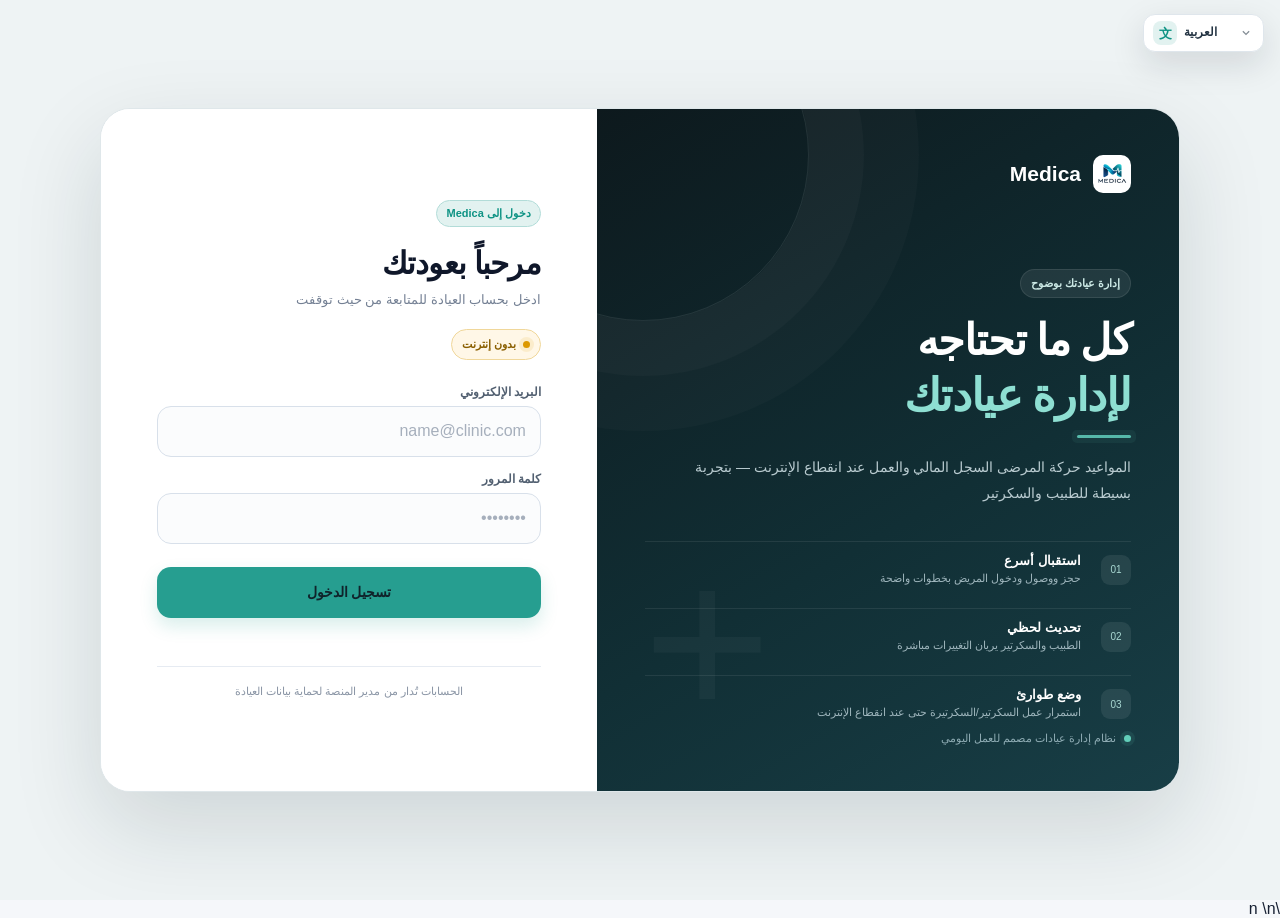
<file: app/index.html>
<!doctype html>
<html lang="ar" dir="rtl">
<head>
  <meta charset="UTF-8" />
  <meta name="viewport" content="width=device-width, initial-scale=1.0" />
  <meta name="theme-color" content="#0f766e" />
  <title>Medica</title>
  <link rel="stylesheet" href="./print-portal.css" />
  <link rel="stylesheet" href="./report-template-preview.css?v=1" />
  <style>
  :root{
    --bg:#f4f7fb;--surface:#ffffff;--surface-2:#f8fafc;--line:#e6ebf2;--line-strong:#d8e0ea;
    --text:#172033;--heading:#0f172a;--muted:#748094;--muted-2:#98a2b3;
    --brand:#0e9384;--brand-strong:#08786d;--brand-light:#1fb3a3;--brand-mid:#79cfc4;--brand-soft:#e9f8f5;--brand-soft-2:#f2fbf9;--brand-soft-hover:#e2f3f0;--brand-border:#d4eee9;--brand-rgb:14,147,132;--brand-contrast:#ffffff;
    --nav:#10232b;--nav-2:#132d36;--nav-text:#c8d5da;--nav-muted:#87a0a8;
    --danger:#c63c45;--danger-soft:#fff0f1;--warning:#b7791f;--warning-soft:#fff8e7;--ok:#16865d;--ok-soft:#eaf9f2;
    --shadow-sm:0 1px 2px rgba(15,23,42,.04),0 4px 16px rgba(15,23,42,.03);
    --shadow-md:0 18px 44px rgba(15,23,42,.08);--shadow-lg:0 30px 80px rgba(15,23,42,.14);
    --radius:18px;--radius-sm:13px;--sidebar:274px;
  }
  *{box-sizing:border-box}
  html{background:var(--bg)}
  body{margin:0;font-family:Inter,"Segoe UI",Tahoma,Arial,sans-serif;background:var(--bg);color:var(--text);-webkit-font-smoothing:antialiased}
  button,input,select,textarea{font:inherit}button{user-select:none}.hidden{display:none!important}
  ::selection{background:var(--brand-soft);color:var(--brand-strong)}
  .muted{color:var(--muted);font-size:13px;line-height:1.65}.error{color:var(--danger)}.success{color:var(--ok)}

  /* Auth / onboarding */
  .center-shell,.onboard-layout{min-height:100vh;display:grid;place-items:center;padding:28px;position:relative;overflow:hidden;background:
    radial-gradient(circle at 12% 14%,rgba(var(--brand-rgb),.13),transparent 28%),
    radial-gradient(circle at 88% 80%,rgba(35,80,110,.10),transparent 30%),
    linear-gradient(135deg,#f7fafc 0%,#eef6f6 100%)}
  .center-shell::before,.onboard-layout::before{content:"";position:absolute;inset:28px;border:1px solid rgba(var(--brand-rgb),.09);border-radius:30px;pointer-events:none}
  .auth-card,.overlay-card{width:min(480px,100%);background:rgba(255,255,255,.94);border:1px solid rgba(219,227,234,.95);border-radius:28px;padding:34px;box-shadow:var(--shadow-lg);position:relative;z-index:1;backdrop-filter:blur(14px)}
  .overlay-card{max-width:780px;width:100%}
  .auth-card::before,.overlay-card::before{content:"";position:absolute;inset:0 auto auto 28px;width:78px;height:4px;border-radius:0 0 8px 8px;background:linear-gradient(90deg,var(--brand),var(--brand-light))}
  .brand{display:flex;align-items:center;gap:12px;font-weight:800;font-size:20px;letter-spacing:-.2px;color:var(--heading)}
  .auth-card h1{margin:30px 0 7px;font-size:26px;letter-spacing:-.5px;color:var(--heading)}
  .overlay-card h2{font-size:26px;color:var(--heading)}

  /* Inputs */
  .field{display:grid;gap:7px;margin:13px 0}.field span{font-size:12.5px;color:#526071;font-weight:650}
  .field input,.field select,.field textarea,.search{width:100%;border:1px solid var(--line-strong);border-radius:13px;padding:12px 13px;background:#fff;color:var(--text);outline:none;min-height:46px;transition:border-color .18s,box-shadow .18s,background .18s}
  .field textarea{min-height:100px;resize:vertical;line-height:1.7}.field input::placeholder,.field textarea::placeholder,.search::placeholder{color:#a6afbc}
  .field input:hover,.field select:hover,.field textarea:hover,.search:hover{border-color:#c8d2de}
  .field input:focus,.field select:focus,.field textarea:focus,.search:focus{border-color:var(--brand-mid);box-shadow:0 0 0 4px rgba(var(--brand-rgb),.10);background:#fff}
  .field input:disabled,.field select:disabled,.field textarea:disabled{background:#f4f6f8;color:#8b96a6;cursor:not-allowed}

  /* Buttons */
  .btn{border:0;border-radius:12px;padding:10px 15px;min-height:42px;cursor:pointer;font-weight:700;transition:transform .15s,box-shadow .15s,background .15s,border-color .15s,color .15s;display:inline-flex;align-items:center;justify-content:center;gap:7px}
  .btn:hover{transform:translateY(-1px)}.btn:active{transform:translateY(0)}
  .btn.primary{background:var(--brand-action,var(--brand));color:var(--brand-action-contrast,var(--brand-contrast));box-shadow:0 8px 20px rgba(var(--brand-rgb),.22)}.btn.primary:hover{background:var(--brand-action-hover,var(--brand-strong));box-shadow:0 12px 24px rgba(var(--brand-rgb),.28)}
  .btn.light{background:var(--brand-soft);color:var(--brand-strong)}.btn.light:hover{background:var(--brand-soft-hover)}
  .btn.outline{background:#fff;color:#354154;border:1px solid var(--line-strong);box-shadow:0 1px 2px rgba(15,23,42,.02)}.btn.outline:hover{border-color:#bfcad6;background:#fbfcfd}
  .btn.danger{background:var(--danger-soft);color:var(--danger);border:1px solid #ffd9dd}.btn.danger:hover{background:#ffe6e9}
  .btn.small{padding:7px 10px;min-height:34px;font-size:12px;border-radius:10px}.btn:disabled{opacity:.55;cursor:not-allowed;transform:none}.w100{width:100%}
  .toolbar{display:flex;gap:8px;flex-wrap:wrap;align-items:center}

  /* App shell */
  .app{min-height:100vh;display:grid;grid-template-columns:var(--sidebar) minmax(0,1fr);background:var(--bg)}
  .sidebar{background:linear-gradient(180deg,var(--nav) 0%,var(--nav-2) 100%);padding:22px 16px 18px;display:flex;flex-direction:column;position:sticky;top:0;height:100vh;box-shadow:-1px 0 0 rgba(255,255,255,.04) inset;z-index:15}
  .sidebar .brand{padding:3px 8px 22px;color:#fff}.sidebar .sidebar .brand>div:last-child{color:#f7fbfc}
  .nav{display:grid;gap:7px;margin-top:4px}.nav button{border:1px solid transparent;background:transparent;border-radius:13px;padding:11px 13px;text-align:right;cursor:pointer;color:var(--nav-text);font-weight:600;min-height:46px;position:relative;transition:.18s}
  .nav button::before{content:"";width:8px;height:8px;border:1.8px solid currentColor;border-radius:3px;display:inline-block;margin-left:10px;opacity:.72;transform:rotate(45deg)}
  .nav button.active,.nav button:hover{background:rgba(255,255,255,.075);color:#fff;border-color:rgba(255,255,255,.06)}
  .nav button.active{box-shadow:0 10px 28px rgba(0,0,0,.10)}.nav button.active::after{content:"";position:absolute;right:-16px;top:10px;bottom:10px;width:3px;border-radius:4px;background:var(--brand-light)}
  .nav button.active::before{background:var(--brand);border-color:var(--brand);box-shadow:0 0 0 4px rgba(var(--brand-rgb),.14)}
  .side-bottom{margin-top:auto;padding:17px 8px 0;border-top:1px solid rgba(255,255,255,.085)}.side-bottom .muted{color:var(--nav-muted);word-break:break-word}.side-bottom .btn.outline{background:rgba(255,255,255,.045);border-color:rgba(255,255,255,.10);color:#dbe7ea}.side-bottom .btn.outline:hover{background:rgba(255,255,255,.08)}
  .main{padding:0 30px 34px;min-width:0;max-width:1540px;width:100%;margin:0 auto}
  .topbar{min-height:86px;display:flex;align-items:center;justify-content:space-between;gap:15px;margin-bottom:24px;position:sticky;top:0;z-index:10;background:rgba(244,247,251,.88);backdrop-filter:blur(14px);border-bottom:1px solid rgba(218,226,235,.78)}
  .topbar h2{margin:0 0 4px;font-size:23px;letter-spacing:-.45px;color:var(--heading)}
  .page{display:block;animation:pageIn .24s ease-out}@keyframes pageIn{from{opacity:0;transform:translateY(5px)}to{opacity:1;transform:none}}

  /* Dashboard */
  .grid-cards{display:grid;grid-template-columns:repeat(4,minmax(0,1fr));gap:16px;margin-bottom:18px}
  .stat,.panel{background:var(--surface);border:1px solid var(--line);border-radius:var(--radius);box-shadow:var(--shadow-sm)}
  .stat{padding:20px;min-height:128px;position:relative;overflow:hidden;transition:transform .18s,box-shadow .18s,border-color .18s}
  .stat:hover{transform:translateY(-2px);box-shadow:0 14px 34px rgba(15,23,42,.07);border-color:#d9e2eb}.stat::after{content:"";position:absolute;left:-18px;bottom:-26px;width:88px;height:88px;border-radius:50%;background:var(--brand-soft);opacity:.72}
  .stat:nth-child(2)::after{background:#eef3ff}.stat:nth-child(3)::after{background:#eefaf3}.stat:nth-child(4)::after{background:#fff5e9}
  .stat span{font-size:12.5px;color:var(--muted);font-weight:650}.stat strong{display:block;font-size:27px;margin-top:12px;letter-spacing:-.55px;color:var(--heading);font-weight:800;position:relative;z-index:1}
  .stat::before{content:"";position:absolute;left:18px;top:18px;width:9px;height:9px;border-radius:50%;background:var(--brand);box-shadow:0 0 0 5px var(--brand-soft)}.stat:nth-child(2)::before{background:#6f8fe8;box-shadow:0 0 0 5px #eef2ff}.stat:nth-child(3)::before{background:#42a979;box-shadow:0 0 0 5px #ecf8f1}.stat:nth-child(4)::before{background:#d99b44;box-shadow:0 0 0 5px #fff7eb}
  .panel{padding:20px}.panel+.panel{margin-top:16px}.panel h3{margin:0 0 15px;font-size:16px;color:var(--heading);letter-spacing:-.2px}.panel-head{display:flex;align-items:center;justify-content:space-between;gap:12px;margin-bottom:16px}.panel-head h3{margin:0}
  .split{display:grid;grid-template-columns:minmax(0,1.35fr) minmax(320px,.65fr);gap:16px}.split+.split{margin-top:16px}
  .form-grid{display:grid;grid-template-columns:repeat(2,minmax(0,1fr));gap:8px 14px}.form-grid .full{grid-column:1/-1}.inline-form{display:flex;gap:10px;align-items:end;flex-wrap:wrap}.inline-form .field{margin:0;min-width:170px;flex:1}

  /* Lists / tables */
  .list{display:grid;gap:10px}.item{border:1px solid #e9edf2;border-radius:14px;padding:14px 15px;background:#fff;display:grid;grid-template-columns:minmax(0,1fr) auto;gap:14px;align-items:center;transition:border-color .16s,box-shadow .16s,transform .16s}.item:hover{border-color:#d7e1e9;box-shadow:0 8px 24px rgba(15,23,42,.045);transform:translateY(-1px)}
  .item-title{font-weight:750;color:#1c2738;font-size:14px}.item-meta{display:flex;gap:8px 14px;flex-wrap:wrap;margin-top:7px;color:var(--muted);font-size:12px}.item-actions{display:flex;gap:6px;flex-wrap:wrap;justify-content:flex-end}
  .badge{display:inline-flex;align-items:center;border-radius:999px;padding:5px 9px;font-size:10.5px;font-weight:750;background:#f1f4f7;color:#536071;border:1px solid #e8edf2;white-space:nowrap}.badge.ok{background:var(--ok-soft);color:var(--ok);border-color:#d5f0e3}.badge.warn{background:var(--warning-soft);color:var(--warning);border-color:#fae6b5}.badge.bad{background:var(--danger-soft);color:var(--danger);border-color:#ffdce0}.badge.brand{background:var(--brand-soft);color:var(--brand-strong);border-color:var(--brand-border);font-size:10.5px}
  .empty{padding:36px 24px;text-align:center;color:var(--muted);border:1px dashed #d5dee8;border-radius:15px;background:linear-gradient(180deg,#fcfdfe,#f9fbfc)}
  .empty-icon{width:38px;height:38px;display:grid;place-items:center;margin:0 auto 11px;border-radius:12px;background:var(--brand-soft-2);color:var(--brand-strong);border:1px solid var(--brand-border)}
  .empty-icon svg{width:20px;height:20px;fill:none;stroke:currentColor;stroke-width:1.8;stroke-linecap:round;stroke-linejoin:round}
  .empty::before{display:none!important;content:none!important}
  .table-wrap{overflow:auto;border:1px solid var(--line);border-radius:14px}.table{width:100%;border-collapse:collapse;min-width:680px}.table th,.table td{padding:13px;border-bottom:1px solid #edf1f5;text-align:right;font-size:12.5px}.table th{color:#697586;font-weight:750;background:#f8fafc}.table tr:last-child td{border-bottom:0}.table tr:hover td{background:#fbfcfd}
  .money{font-variant-numeric:tabular-nums;white-space:nowrap;font-weight:700;color:#273548}
  .search{max-width:330px;background:#fbfcfd}

  /* Notices */
  .notice{border:1px solid #cfe7e2;background:#f2fbf9;border-radius:14px;padding:13px 14px;color:#2c6d65}.notice.warning{border-color:#f0d99d;background:#fff9e9;color:#8a641e}.notice.danger{border-color:#f3cbd0;background:#fff2f3;color:#9f3841}
  .credentials{background:linear-gradient(145deg,#15252d,#0f1e25);color:#dff5f1;border-radius:15px;padding:17px;direction:ltr;text-align:left;font-family:Consolas,"SFMono-Regular",monospace;white-space:pre-wrap;overflow:auto;box-shadow:inset 0 0 0 1px rgba(255,255,255,.05)}
  .section-title{font-size:12px;font-weight:800;text-transform:none;letter-spacing:.1px;color:#445164;margin:18px 0 9px}.sep{height:1px;background:var(--line);margin:18px 0}.subtle{background:#f8fafc;border:1px solid var(--line);border-radius:14px;padding:14px}.status-dot{width:8px;height:8px;border-radius:50%;display:inline-block;margin-left:5px;background:#98a2b3}.status-dot.on{background:#23b778;box-shadow:0 0 0 4px #eaf8f2}

  /* Toast + dialog */
  #toastStack{position:fixed;left:24px;bottom:24px;z-index:9999;display:grid;gap:10px;pointer-events:none}.toast{min-width:280px;max-width:420px;background:#14242b;color:#f4fbfb;border:1px solid rgba(255,255,255,.08);border-radius:14px;padding:13px 15px;box-shadow:var(--shadow-lg);transform:translateY(8px);opacity:0;animation:toastIn .22s forwards;line-height:1.55;font-size:13px}.toast.success{border-right:4px solid #36c69b}.toast.error{border-right:4px solid #f06b75}.toast.warning{border-right:4px solid #e4ac54}@keyframes toastIn{to{opacity:1;transform:none}}
  .dialog-backdrop{position:fixed;inset:0;background:rgba(10,20,27,.44);backdrop-filter:blur(6px);display:grid;place-items:center;padding:20px;z-index:9998;overflow-y:auto}.dialog-card{width:min(500px,100%);background:#fff;border:1px solid #dfe6ed;border-radius:22px;padding:22px;box-shadow:var(--shadow-lg);animation:dialogIn .2s ease-out;max-height:calc(100vh - 40px);overflow-y:auto;overscroll-behavior:contain}.dialog-card.wide{width:min(860px,100%)}.dialog-card.compact{padding:20px}.dialog-card.compact p{margin-bottom:14px}.dialog-card .dialog-summary{display:flex;gap:8px;flex-wrap:wrap;margin:-2px 0 14px}.dialog-summary .badge{font-size:11px}@keyframes dialogIn{from{opacity:0;transform:scale(.98) translateY(5px)}to{opacity:1;transform:none}}.dialog-card h3{margin:0 0 7px;color:var(--heading);font-size:19px}.dialog-card p{margin:0 0 16px;color:var(--muted);font-size:13px;line-height:1.7}.dialog-actions{display:flex;gap:8px;justify-content:flex-start;margin-top:16px;position:sticky;bottom:-20px;background:linear-gradient(180deg,rgba(255,255,255,.92),#fff 35%);padding:14px 0 2px;z-index:2;border-top:1px solid rgba(230,235,242,.75)}.dialog-fields{display:grid;gap:10px}.dialog-fields .field{margin:0}.dialog-fields.card-grid{grid-template-columns:repeat(2,minmax(0,1fr));gap:14px}.dialog-fields.card-grid .field{border:1px solid var(--line);border-radius:16px;padding:12px 14px;background:#fbfcfd}.dialog-fields.card-grid .field.full{grid-column:1/-1}.dialog-fields.card-grid .field.field-compact textarea{min-height:84px}.dialog-fields.card-grid .field .field-help{display:block;font-size:11px;color:var(--muted);margin-top:5px;line-height:1.5}.dialog-fields.card-grid .field.field-highlight{background:linear-gradient(180deg,#f4fbf9 0%,#fbfefd 100%);border-color:#dbeeea}.dialog-fields.card-grid .field.field-highlight input,.dialog-fields.card-grid .field.field-highlight select{background:#fff}.dialog-fields.card-grid .field.field-highlight .money-hint{display:flex;gap:8px;align-items:center;justify-content:space-between;padding-top:4px;color:var(--brand-strong);font-size:12px;font-weight:700}.dialog-fields.card-grid .field span{font-weight:700}.dialog-fields.card-grid .field textarea{min-height:112px}

  /* Mobile */
  .mobile-nav{display:none}

  /* Booking workspace */
  .eyebrow{display:block;font-size:11px;font-weight:900;letter-spacing:.08em;text-transform:uppercase;color:var(--brand);margin-bottom:4px}
  .booking-shell{padding:0;overflow:visible}.booking-head{padding:22px 22px 16px;border-bottom:1px solid var(--line);margin:0}.booking-head h3{margin:2px 0 4px;font-size:21px}.booking-head p{margin:0;max-width:720px;line-height:1.7}
  .booking-form{padding:18px 22px 20px;display:grid;grid-template-columns:1fr 1.25fr;gap:16px}.booking-section{border:1px solid var(--line);background:#fbfdfe;border-radius:17px;padding:16px;display:grid;grid-template-columns:1fr 1fr;gap:12px;align-content:start}.booking-section-title{grid-column:1/-1;display:flex;align-items:center;gap:10px;padding-bottom:5px}.booking-section-title strong{display:block;color:var(--heading);font-size:14px}.booking-section-title small{display:block;color:var(--muted);margin-top:2px}.step-dot{width:28px;height:28px;border-radius:10px;background:rgba(var(--brand-rgb),.11);color:var(--brand);display:grid;place-items:center;font-weight:900}.patient-booking-section{grid-template-columns:minmax(0,1.35fr) minmax(170px,.65fr)}.appointment-booking-section{grid-template-columns:repeat(2,minmax(0,1fr))}.booking-submit{display:flex;align-items:center;justify-content:space-between;gap:12px;padding-top:2px}.booking-save{min-width:170px;height:46px;font-size:14px}.patient-lookup-wrap{position:relative}.patient-suggestions{position:absolute;z-index:50;top:calc(100% - 2px);right:0;left:0;background:#fff;border:1px solid #d9e3ea;border-radius:14px;box-shadow:0 18px 40px rgba(15,31,41,.13);padding:6px;max-height:260px;overflow:auto}.patient-suggestion{width:100%;border:0;background:transparent;border-radius:10px;padding:10px 11px;display:flex;align-items:center;justify-content:space-between;gap:10px;text-align:right;cursor:pointer;color:var(--text)}.patient-suggestion:hover{background:var(--brand-soft-2)}.patient-suggestion strong{display:block;color:var(--heading);font-size:13px}.patient-suggestion small{color:var(--muted)}.patient-match-hint{border:1px dashed #d7e2e8;border-radius:12px;padding:9px 11px;color:var(--muted);font-size:12px;background:#fff}.patient-match-hint.matched{border-color:var(--brand-border);background:var(--brand-soft-2);color:var(--brand-strong)}.patient-match-hint.new{border-color:#d9e3ea;background:#fafcfd}.input-money{position:relative}.input-money input{padding-left:54px}.input-money b{position:absolute;left:13px;top:50%;transform:translateY(-50%);font-size:11px;color:var(--muted)}
  .appointment-toolbar{display:flex;align-items:center;justify-content:space-between;gap:14px;padding:13px 15px}.date-nav{display:flex;align-items:center;gap:8px;flex-wrap:wrap}.compact-date input{height:39px;min-width:145px;border:1px solid var(--line);border-radius:11px;background:#fff;padding:0 10px;color:var(--heading);font:inherit}.booking-period-field{align-self:end}.booking-period-field>span{display:block;margin-bottom:7px}.period-options{display:grid;grid-template-columns:1fr 1fr;gap:8px}.period-option{position:relative;cursor:pointer}.period-option input{position:absolute;opacity:0;pointer-events:none}.period-option span{min-height:43px;border:1px solid var(--line);border-radius:12px;background:#fff;display:flex;align-items:center;justify-content:center;font-weight:800;color:var(--heading);transition:.16s ease;box-shadow:0 1px 2px rgba(15,23,42,.02)}.period-option:hover span{border-color:var(--brand-border);background:var(--brand-soft)}.period-option input:checked+span{background:var(--brand);border-color:var(--brand);color:#fff;box-shadow:0 7px 16px rgba(var(--brand-rgb),.18)}.period-option input:focus-visible+span{outline:3px solid rgba(var(--brand-rgb),.18);outline-offset:2px}.icon-btn{width:39px;height:39px;border:1px solid var(--line);background:#fff;border-radius:11px;display:grid;place-items:center;font-size:22px;line-height:1;color:var(--heading);cursor:pointer}.icon-btn:hover{background:#f4f8fa}.appointment-mini-stats{display:flex;align-items:center;gap:7px;flex-wrap:wrap}.appointment-mini-stats span{background:#f5f8fa;border:1px solid #e4eaef;border-radius:999px;padding:7px 10px;font-size:11px;color:var(--muted)}.appointment-mini-stats b{color:var(--heading);margin-left:3px}.appointment-list-panel{padding:18px}.appointment-list{display:grid;gap:9px}.appointment-subgroup{display:grid;gap:9px;padding:12px;border:1px solid var(--line);border-radius:16px;background:#fbfcfd}.appointment-subgroup+.appointment-subgroup{margin-top:8px}.appointment-subgroup-title{display:flex;align-items:center;justify-content:space-between;gap:10px;color:var(--heading);font-weight:900;font-size:12px;padding:1px 2px 4px}.appointment-subgroup.completed{background:#fbfefd}.appointment-subgroup.inactive{background:#fcfcfc}.appointment-day-title{display:flex;align-items:center;gap:9px;padding:13px 3px 5px;color:var(--heading);font-weight:900;font-size:13px}.appointment-day-title::after{content:"";height:1px;background:var(--line);flex:1}.appointment-row{display:grid;grid-template-columns:86px minmax(0,1fr) auto;gap:14px;align-items:center;border:1px solid #e2e9ee;border-radius:15px;padding:13px 14px;background:#fff;transition:.18s ease}.appointment-row:hover{border-color:#c9d8df;box-shadow:0 7px 18px rgba(16,35,43,.05)}.appointment-time{min-height:58px;border:1px solid #e7edf1;border-radius:14px;text-align:center;padding:7px 8px;display:flex;flex-direction:column;align-items:center;justify-content:center;background:#f8fafb}.appointment-time strong{display:block;color:var(--heading);font-size:17px;line-height:1.15;font-variant-numeric:tabular-nums}.appointment-time small{display:block;color:var(--muted);font-size:10px;margin-top:4px;line-height:1.2}.appointment-row:hover .appointment-time{background:var(--brand-soft-2);border-color:var(--brand-border)}.appointment-person{min-width:0}.appointment-person-top{display:flex;align-items:center;gap:7px;flex-wrap:wrap}.appointment-person h4{margin:0;color:var(--heading);font-size:14px}.appointment-subline{display:flex;gap:10px;flex-wrap:wrap;margin-top:5px;color:var(--muted);font-size:11.5px}.appointment-subline span{display:inline-flex;align-items:center;gap:4px}.appointment-note{margin-top:7px;padding:6px 9px;border-radius:9px;background:#f7f9fa;color:#596a73;font-size:11px;display:inline-block}.appointment-actions{display:flex;align-items:center;justify-content:flex-end;gap:6px;flex-wrap:wrap;max-width:310px}.patient-link{border:0;background:none;padding:0;color:var(--brand);font-weight:800;cursor:pointer;font:inherit}.patient-link:hover{text-decoration:underline}
  .patient-record-card{width:min(1050px,96vw);max-height:90vh;overflow:auto;background:#f8fafb;border:1px solid #dfe6ed;border-radius:24px;padding:0;box-shadow:var(--shadow-lg)}.patient-record-head{position:sticky;top:0;z-index:3;background:rgba(255,255,255,.96);backdrop-filter:blur(12px);display:flex;align-items:center;justify-content:space-between;gap:14px;padding:20px 22px;border-bottom:1px solid var(--line)}.patient-record-head h2{margin:2px 0 3px;color:var(--heading);font-size:22px}.patient-record-stats{padding:16px 20px;display:grid;grid-template-columns:repeat(4,1fr);gap:10px}.record-stat{background:#fff;border:1px solid var(--line);border-radius:15px;padding:13px}.record-stat span{display:block;color:var(--muted);font-size:11px}.record-stat strong{display:block;color:var(--heading);font-size:19px;margin-top:5px}.patient-record-grid{display:grid;grid-template-columns:.75fr 1.25fr;gap:14px;padding:0 20px 20px}.record-block{background:#fff;border:1px solid var(--line);border-radius:17px;padding:16px}.record-block-head{display:flex;align-items:center;justify-content:space-between;gap:10px;margin-bottom:13px}.record-block-head h3{margin:0;font-size:14px;color:var(--heading)}.detail-grid{display:grid;gap:0}.detail-row{display:grid;grid-template-columns:115px 1fr;gap:10px;padding:9px 0;border-bottom:1px solid #eef2f4;font-size:12px}.detail-row:last-child{border-bottom:0}.detail-row span{color:var(--muted)}.detail-row strong{color:var(--heading);font-weight:700}.patient-timeline{display:grid;gap:8px}.timeline-row{display:grid;grid-template-columns:96px 1fr auto;gap:11px;align-items:center;border:1px solid #e8edf0;border-radius:12px;padding:10px 11px}.timeline-date strong{display:block;color:var(--heading);font-size:12px}.timeline-date small{color:var(--muted);font-size:10px}.timeline-main strong{display:block;font-size:12px;color:var(--heading)}.timeline-main small{display:block;color:var(--muted);font-size:10px;margin-top:2px}

  /* Clinic identity / finance / payroll */
  .clinic-brand{min-width:0}.clinic-brand-logo{width:42px;height:42px;border-radius:13px;object-fit:contain;background:#fff;padding:4px;border:1px solid rgba(255,255,255,.12)}
  .clinic-brand-copy{min-width:0}.clinic-brand-copy strong{display:block;color:#fff;white-space:nowrap;overflow:hidden;text-overflow:ellipsis;max-width:165px}.clinic-brand-copy small{display:block;color:var(--nav-muted);font-size:10.5px;margin-top:2px;white-space:nowrap;overflow:hidden;text-overflow:ellipsis;max-width:165px}
  .brand-preview{display:flex;align-items:center;gap:14px;padding:14px;border:1px dashed #cfdbe3;border-radius:16px;background:#f8fbfb;margin-bottom:14px}.brand-preview img{width:68px;height:68px;object-fit:contain;border-radius:16px;background:#fff;border:1px solid var(--line);padding:5px}
  .role-notice{padding:12px 14px;border-radius:13px;background:var(--brand-soft-2);border:1px solid var(--brand-border);color:var(--brand-strong);font-size:12px;line-height:1.7;margin-bottom:14px}
  .finance-toolbar{display:flex;align-items:end;justify-content:space-between;gap:12px;flex-wrap:wrap;margin-bottom:16px}.finance-toolbar .field{margin:0;min-width:190px}.finance-grid{grid-template-columns:repeat(4,minmax(0,1fr))}.finance-shortcuts{display:flex;gap:8px;flex-wrap:wrap;margin-bottom:16px}.finance-details{padding:0;overflow:hidden}.finance-details>summary{list-style:none;cursor:pointer;padding:17px 19px;font-weight:800;color:var(--heading);display:flex;align-items:center;justify-content:space-between;gap:10px}.finance-details>summary::-webkit-details-marker{display:none}.finance-details>summary::after{content:"+";width:26px;height:26px;border-radius:9px;display:grid;place-items:center;background:var(--brand-soft);color:var(--brand-strong);font-size:18px}.finance-details[open]>summary::after{content:"−"}.finance-details>summary span{font-size:11px;color:var(--muted);font-weight:500;margin-right:auto}.finance-details-body{padding:0 19px 19px;border-top:1px solid var(--line)}
  .category-chip{display:inline-flex;align-items:center;gap:5px;border-radius:999px;padding:5px 8px;background:#f4f7f9;color:#5e6c7a;font-size:10.5px;border:1px solid #e7ecef}.category-chip.salary{background:#eef3ff;color:#526aa7}.category-chip.rent{background:#fff6e9;color:#9b6a20}.category-chip.electricity{background:#fff9df;color:#8e7220}
  .employee-card{border:1px solid #e5ebef;border-radius:16px;padding:15px;background:#fff;display:grid;grid-template-columns:minmax(0,1fr) auto;gap:14px;align-items:center}.employee-card+.employee-card{margin-top:9px}.employee-avatar{width:42px;height:42px;border-radius:13px;background:var(--brand-soft);color:var(--brand);display:grid;place-items:center;font-weight:900;float:right;margin-left:11px}.employee-meta{display:flex;gap:7px 13px;flex-wrap:wrap;margin-top:6px;color:var(--muted);font-size:11px}.employee-actions{display:flex;gap:6px;flex-wrap:wrap;justify-content:flex-end}
  .report-breakdown{display:grid;gap:8px}.report-line{display:grid;grid-template-columns:130px 1fr auto;gap:10px;align-items:center;padding:10px 0;border-bottom:1px solid #edf1f3}.report-line:last-child{border-bottom:0}.report-bar{height:7px;background:#edf2f4;border-radius:999px;overflow:hidden}.report-bar i{display:block;height:100%;background:var(--brand);border-radius:999px}.report-line strong{font-size:12px}.report-line span{font-size:11px;color:var(--muted)}
  .doctor-only.hidden{display:none!important}.secretary-only.hidden{display:none!important}.role-hidden{display:none!important}.doctor-mode #patients .split{grid-template-columns:1fr}.doctor-mode #patients .panel:first-child.secretary-only{display:none!important}.settings-grid{display:grid;grid-template-columns:minmax(0,.75fr) minmax(0,1.25fr);gap:16px}
  .queue-layout{display:grid;grid-template-columns:1fr 1fr;gap:16px}.queue-card{border:1px solid var(--line);border-radius:16px;background:#fff;padding:15px;display:grid;grid-template-columns:60px minmax(0,1fr) auto;gap:13px;align-items:center}.queue-card.in-service{border-color:rgba(var(--brand-rgb),.35);box-shadow:0 10px 28px rgba(var(--brand-rgb),.10)}.queue-meta{display:flex;gap:10px;flex-wrap:wrap;margin-top:5px;color:var(--muted);font-size:11.5px}.queue-actions{display:flex;gap:6px;flex-wrap:wrap;justify-content:flex-end}.queue-hero{display:grid;grid-template-columns:repeat(3,1fr);gap:12px}.queue-hero .stat{min-height:110px}.ledger{display:grid;gap:8px}.ledger-row{display:grid;grid-template-columns:110px 1fr auto;gap:12px;align-items:center;padding:10px 0;border-bottom:1px solid #edf1f3}.ledger-row:last-child{border-bottom:0}.ledger-row .charge{color:#b45309}.ledger-row .payment{color:#08786d}.visit-note{border:1px solid var(--line);border-radius:14px;padding:13px;background:#fbfcfd}.visit-note+ .visit-note{margin-top:9px}.visit-note-head{display:flex;justify-content:space-between;gap:10px;align-items:center;margin-bottom:7px}.visit-note-grid{display:grid;grid-template-columns:repeat(2,1fr);gap:8px}.visit-note-grid div{background:#fff;border:1px solid #edf1f3;border-radius:10px;padding:8px}.visit-note-grid span{display:block;font-size:10px;color:var(--muted);margin-bottom:3px}
  @media(max-width:1100px){:root{--sidebar:238px}.grid-cards{grid-template-columns:repeat(2,1fr)}.finance-grid{grid-template-columns:repeat(2,1fr)}.split,.settings-grid{grid-template-columns:1fr}.main{padding-inline:22px}}
  @media(max-width:900px){.booking-form{grid-template-columns:1fr}.appointment-toolbar{align-items:flex-start;flex-direction:column}.patient-record-grid{grid-template-columns:1fr}.patient-record-stats{grid-template-columns:repeat(2,1fr)}}
  @media(max-width:760px){.dialog-backdrop{padding:10px}.dialog-card{max-height:calc(100vh - 20px);border-radius:18px}.dialog-actions{bottom:-20px}.app{display:block;padding-bottom:82px}.sidebar{display:none}.main{padding:0 14px 22px}.topbar{min-height:74px;margin-bottom:16px;top:0}.topbar h2{font-size:20px}.mobile-nav{display:grid;grid-template-columns:repeat(auto-fit,minmax(58px,1fr));position:fixed;bottom:10px;left:10px;right:10px;background:var(--nav);backdrop-filter:blur(14px);border:1px solid rgba(255,255,255,.08);border-radius:17px;z-index:40;padding:7px;box-shadow:0 20px 45px rgba(15,23,42,.22)}.mobile-nav button{border:0;background:transparent;padding:9px 3px;font-size:10.5px;color:#a9bdc3;border-radius:11px}.mobile-nav button.active{color:#fff;background:rgba(255,255,255,.08);font-weight:800}.form-grid{grid-template-columns:1fr}.grid-cards{grid-template-columns:1fr 1fr;gap:10px}.stat{min-height:112px;padding:16px}.stat strong{font-size:22px}.item{grid-template-columns:1fr}.item-actions{justify-content:flex-start}.panel{padding:16px}.panel-head{align-items:flex-start;flex-direction:column}.search{max-width:none}.center-shell,.onboard-layout{padding:14px}.center-shell::before,.onboard-layout::before{display:none}.auth-card,.overlay-card{padding:24px;border-radius:22px}.dialog-fields.card-grid{grid-template-columns:1fr}.dialog-card.wide{width:min(100%,100%)}.dialog-actions{flex-direction:column}.dialog-actions .btn{width:100%}}
  @media(max-width:620px){.queue-layout{grid-template-columns:1fr}.queue-hero{grid-template-columns:1fr 1fr}.queue-card{grid-template-columns:52px 1fr}.queue-actions{grid-column:1/-1;justify-content:flex-start}.closing-grid{grid-template-columns:1fr 1fr}.visit-note-grid{grid-template-columns:1fr}.ledger-row{grid-template-columns:85px 1fr}.ledger-row> :last-child{grid-column:2}.booking-form{padding:14px}.patient-booking-section,.appointment-booking-section{grid-template-columns:1fr}.booking-submit{align-items:stretch;flex-direction:column}.booking-save{width:100%}.appointment-row{grid-template-columns:70px minmax(0,1fr);align-items:start}.appointment-actions{grid-column:1/-1;justify-content:flex-start;max-width:none;padding-top:7px;border-top:1px solid #edf1f3}.appointment-time{padding:7px 6px}.date-nav{width:100%}.compact-date{flex:1}.compact-date input{width:100%;min-width:0}.appointment-mini-stats{width:100%}.patient-record-stats{grid-template-columns:1fr 1fr}.patient-record-grid{padding:0 10px 12px}.patient-record-head{padding:15px}.timeline-row{grid-template-columns:80px 1fr}.timeline-row> :last-child{grid-column:1/-1}.detail-row{grid-template-columns:95px 1fr}}
  @media(max-width:470px){.grid-cards{grid-template-columns:1fr}.main{padding-inline:10px}.topbar{padding-inline:3px}.toolbar{gap:6px}.topbar .toolbar .badge{display:none}.stat{min-height:105px}.auth-card{padding:21px}}

  /* Premium refinement */
  body{background:linear-gradient(180deg,#f7fafb 0%,#f3f7f8 100%)}
  .panel,.stat,.booking-section,.appointment-row,.queue-card,.employee-card{box-shadow:0 10px 32px rgba(15,35,43,.055)}
  .panel{border-color:rgba(20,48,58,.075)}
  .stat{position:relative;overflow:hidden}.stat:after{content:"";position:absolute;inset:auto -28px -38px auto;width:92px;height:92px;border-radius:50%;background:rgba(var(--brand-rgb),.065)}
  .btn.primary{box-shadow:0 8px 18px rgba(var(--brand-rgb),.16)}
  .refresh-btn{width:40px;height:40px;display:inline-grid;place-items:center;padding:0;border-radius:50%;background:#fff;border:1px solid var(--line);box-shadow:0 5px 14px rgba(18,42,49,.06)}
.refresh-btn .refresh-icon{width:19px;height:19px;fill:none;stroke:currentColor;stroke-width:1.85;stroke-linecap:round;stroke-linejoin:round;transition:transform .18s ease}
.refresh-btn:hover{background:var(--brand-soft);border-color:var(--brand-border);color:var(--brand-strong)}
.refresh-btn:hover .refresh-icon{transform:rotate(-18deg)}
.refresh-btn:active .refresh-icon{transform:rotate(-48deg) scale(.95)}
  .live-pill{display:inline-flex;align-items:center;gap:7px;padding:7px 10px;border:1px solid rgba(var(--brand-rgb),.16);border-radius:999px;background:var(--brand-soft-2);color:var(--brand-strong);font-size:11px;font-weight:800}.live-pill i{width:7px;height:7px;border-radius:50%;background:var(--brand);box-shadow:0 0 0 4px rgba(var(--brand-rgb),.11)}
  .entry-alert{margin:14px 0;padding:14px 16px;border:1px solid rgba(var(--brand-rgb),.22);border-radius:16px;background:linear-gradient(135deg,var(--brand-soft-2),#fff);color:var(--heading);font-weight:800;box-shadow:0 12px 30px rgba(var(--brand-rgb),.08);animation:softPulse 1.8s ease-in-out infinite}
  @keyframes softPulse{0%,100%{box-shadow:0 12px 30px rgba(var(--brand-rgb),.07)}50%{box-shadow:0 12px 34px rgba(var(--brand-rgb),.16)}}
  .queue-card.requested{border-color:rgba(var(--brand-rgb),.36);background:linear-gradient(135deg,var(--brand-soft-2),#fff)}
  .queue-time{width:58px;height:52px;border-radius:15px;display:grid;place-items:center;background:var(--brand-soft);color:var(--brand-strong);font-size:14px;font-weight:900}
  .queue-card.in-service .queue-time{background:var(--brand);color:var(--brand-contrast)}

  /* ===== Medica sale-ready workspace ===== */
  :root{--radius:22px;--radius-sm:14px;--sidebar:258px;--content-max:1460px}
  body{background:#f5f7fa}
  .premium-main{max-width:var(--content-max);padding:0 34px 42px}
  .premium-sidebar{padding:22px 14px 18px;background:linear-gradient(180deg,var(--nav) 0%,var(--nav-2) 100%);border-left:1px solid rgba(255,255,255,.05)}
  .premium-sidebar .clinic-brand{padding:2px 8px 24px;margin-bottom:4px;border-bottom:1px solid rgba(255,255,255,.07)}
  .nav-section-label{padding:18px 13px 8px;color:rgba(224,239,242,.45);font-size:10px;font-weight:800;letter-spacing:.08em}
  .staff-nav{gap:5px}.staff-nav button{display:flex;align-items:center;gap:11px;padding:11px 12px;border-radius:14px;font-size:13px;font-weight:700}.staff-nav button::before{display:none}.staff-nav button.active::after{right:-14px;top:12px;bottom:12px;width:3px}.staff-nav .nav-icon{width:19px;height:19px;display:grid;place-items:center;color:currentColor;opacity:.86}.staff-nav .nav-icon svg{width:19px;height:19px;stroke:currentColor;fill:none;stroke-width:1.8;stroke-linecap:round;stroke-linejoin:round}.staff-nav button.active .nav-icon{opacity:1;color:var(--brand-light)}
  .side-bottom{padding:15px 4px 0}.side-profile{display:block;align-items:center;gap:10px;padding:9px 7px 13px}.side-profile strong{display:block;color:#f4fbfc;font-size:12px;white-space:nowrap;overflow:hidden;text-overflow:ellipsis}.side-profile small{display:block;color:var(--nav-muted);font-size:10px;margin-top:2px}.sidebar-logout{background:rgba(255,255,255,.045);color:#dfeaed;border:1px solid rgba(255,255,255,.08)}.sidebar-logout:hover{background:rgba(255,255,255,.08)}
  .premium-topbar{min-height:90px;margin-bottom:26px;background:rgba(245,247,250,.90);border-bottom-color:#e6ebf0}.page-heading h2{font-size:24px}.page-subtitle{font-size:12px;color:var(--muted);margin-top:4px}.topbar-meta{display:flex;align-items:center;gap:8px}.date-pill,.role-pill,.count-pill,.subtle-chip,.live-dot-label{display:inline-flex;align-items:center;border-radius:999px;white-space:nowrap}.date-pill{padding:7px 10px;background:#fff;border:1px solid var(--line);color:#667386;font-size:11px;font-weight:650}.role-pill{padding:7px 10px;background:var(--brand-soft);color:var(--brand-strong);font-size:11px;font-weight:800;border:1px solid var(--brand-border)}
  .workspace-page{padding-bottom:10px}.premium-card{background:#fff;border:1px solid var(--line);border-radius:24px;box-shadow:0 12px 34px rgba(15,23,42,.045)}
  .dashboard-hero{display:grid;grid-template-columns:minmax(0,1.2fr) minmax(330px,.8fr);gap:22px;align-items:stretch;padding:25px 26px;margin-bottom:16px;position:relative;overflow:hidden}.dashboard-hero::after{content:"";position:absolute;width:260px;height:260px;border-radius:50%;left:-95px;top:-150px;background:radial-gradient(circle,rgba(var(--brand-rgb),.09),transparent 66%);pointer-events:none}.hero-copy{align-self:center;position:relative;z-index:1}.hero-copy h3{font-size:25px;letter-spacing:-.55px;margin:4px 0 7px;color:var(--heading)}.hero-copy p{margin:0;color:var(--muted);font-size:13px}.focus-card{border:1px solid var(--brand-border);background:linear-gradient(145deg,var(--brand-soft-2),#fff);border-radius:19px;padding:17px 18px;min-height:110px;display:flex;align-items:center;justify-content:space-between;gap:16px;position:relative;z-index:1}.focus-card .focus-copy{min-width:0}.focus-card .focus-kicker{display:block;color:var(--brand-strong);font-size:10px;font-weight:900;margin-bottom:6px}.focus-card strong{display:block;color:var(--heading);font-size:16px;white-space:nowrap;overflow:hidden;text-overflow:ellipsis}.focus-card small{display:block;color:var(--muted);font-size:11px;margin-top:5px}.focus-card .focus-time{font-size:24px;font-weight:900;color:var(--brand-strong);white-space:nowrap}.focus-card.empty-focus{border-color:var(--line);background:#fbfcfd}.focus-card.empty-focus .focus-time{color:var(--muted-2)}
  .dashboard-quick-actions{display:grid;grid-template-columns:repeat(4,minmax(0,1fr));gap:10px;margin:0 0 16px}.dashboard-action{min-height:72px;border:1px solid #e2e9ee;background:#fff;border-radius:17px;padding:13px 14px;display:flex;align-items:center;gap:11px;text-align:right;cursor:pointer;transition:.18s ease;color:var(--heading);font:inherit;box-shadow:0 8px 24px rgba(15,35,43,.045)}.dashboard-action:hover{transform:translateY(-1px);border-color:var(--brand-border);box-shadow:0 12px 28px rgba(var(--brand-rgb),.09)}.dashboard-action.primary{background:linear-gradient(145deg,var(--brand),var(--brand-strong));border-color:transparent;color:var(--brand-contrast);box-shadow:0 12px 28px rgba(var(--brand-rgb),.18)}.dashboard-action .action-icon{width:38px;height:38px;border-radius:12px;background:var(--brand-soft);color:var(--brand-strong);display:grid;place-items:center;font-size:20px;font-weight:900;flex:0 0 auto}.dashboard-action.primary .action-icon{background:rgba(255,255,255,.15);color:inherit}.dashboard-action .action-copy{min-width:0}.dashboard-action strong{display:block;font-size:12.5px;font-weight:900;white-space:nowrap;overflow:hidden;text-overflow:ellipsis}.dashboard-action small{display:block;margin-top:3px;color:var(--muted);font-size:10.5px;white-space:nowrap;overflow:hidden;text-overflow:ellipsis}.dashboard-action.primary small{color:rgba(255,255,255,.78)}.dashboard-action.attention{border-color:#f1d99b;background:#fffaf0}.dashboard-action.attention .action-icon{background:#fff0c9;color:#9a6700}.dashboard-kpis{margin-bottom:16px}.dashboard-kpis .stat{min-height:114px;padding:18px 19px}.dashboard-kpis .stat strong{font-size:25px}.dashboard-workgrid{display:grid;grid-template-columns:minmax(0,1.45fr) minmax(320px,.55fr);gap:16px}.service-panel,.compact-panel{margin-top:0!important}.service-panel{min-height:390px}.compact-panel{min-height:390px}.text-link{border:0;background:transparent;color:var(--brand);font:inherit;font-size:11px;font-weight:800;cursor:pointer;padding:5px 0}.text-link:hover{text-decoration:underline}.count-pill{padding:5px 9px;background:#f5f7f9;color:#697586;font-size:10.5px;font-weight:800;border:1px solid #e6ebf0}
  .service-list .appointment-row{grid-template-columns:78px minmax(0,1fr) auto;padding:13px 12px}.service-list .appointment-actions{display:flex;max-width:250px}.compact-list .appointment-row{grid-template-columns:66px minmax(0,1fr);padding:10px 11px;border-radius:13px}.compact-list .appointment-actions{display:none}.compact-list .appointment-time strong{font-size:14px}.compact-list .appointment-subline{margin-top:3px}.compact-list .appointment-note{display:none}
  .queue-overview{display:flex;align-items:center;justify-content:space-between;gap:20px;padding:20px 22px;margin-bottom:15px}.queue-overview h3{margin:3px 0 0;font-size:20px}.queue-metrics{display:grid;grid-template-columns:repeat(3,minmax(110px,1fr));gap:8px}.queue-metrics>div{background:#f8fafb;border:1px solid var(--line);border-radius:15px;padding:11px 14px;min-width:112px}.queue-metrics span{display:block;color:var(--muted);font-size:10px}.queue-metrics strong{display:block;color:var(--heading);font-size:20px;margin-top:3px}.premium-queue-layout{grid-template-columns:minmax(330px,.7fr) minmax(0,1.3fr);align-items:start}.queue-current-panel{background:linear-gradient(180deg,#fff,var(--brand-soft-2))}.live-dot-label{gap:6px;padding:5px 8px;color:var(--brand-strong);font-size:10px;font-weight:800;background:var(--brand-soft);border:1px solid var(--brand-border)}.live-dot-label i{width:6px;height:6px;border-radius:50%;background:var(--brand);box-shadow:0 0 0 4px rgba(var(--brand-rgb),.08)}.completed-drawer{padding:0;margin-top:16px;overflow:hidden}.completed-drawer>summary{list-style:none;cursor:pointer;padding:16px 18px;display:flex;align-items:center;justify-content:space-between;font-weight:850;color:var(--heading)}.completed-drawer>summary::-webkit-details-marker{display:none}.completed-drawer>summary::after{content:"⌄";color:var(--muted);font-size:16px;margin-right:auto;margin-left:8px}.completed-drawer[open]>summary::after{transform:rotate(180deg)}.details-list{padding:0 18px 18px;border-top:1px solid var(--line);padding-top:14px}
  .entry-alert{display:flex;align-items:center;justify-content:space-between;gap:12px}.entry-alert::before{content:"";width:9px;height:9px;border-radius:50%;background:var(--brand);box-shadow:0 0 0 6px rgba(var(--brand-rgb),.10);flex:0 0 auto}
  .premium-booking{overflow:visible}.premium-booking .booking-head{padding:20px 22px}.subtle-chip{padding:6px 9px;background:#f6f8fa;color:#758194;border:1px solid var(--line);font-size:10px;font-weight:800}.premium-booking-form{grid-template-columns:minmax(0,.9fr) minmax(0,1.1fr);gap:14px}.premium-booking-form .booking-section{box-shadow:none;background:#fbfcfd;border-radius:18px}.premium-toolbar{border-radius:18px;box-shadow:none}.patient-match-hint:empty{display:none!important}
  .patients-toolbar{padding:20px 22px;display:flex;align-items:end;justify-content:space-between;gap:18px;margin-bottom:15px}.patients-toolbar h3{margin:3px 0 0;font-size:20px}.patient-search-box{display:flex;align-items:center;gap:9px;min-width:min(520px,52%)}.patient-search-box .search{max-width:none}.patients-list-panel{padding:15px}.patient-grid{display:grid;grid-template-columns:repeat(2,minmax(0,1fr));gap:11px}.patient-card{border:1px solid var(--line);border-radius:17px;padding:15px 16px;background:#fff;display:grid;grid-template-columns:minmax(0,1fr) auto;gap:14px;align-items:center;transition:.18s}.patient-card:hover{border-color:#cfd9e2;box-shadow:0 10px 26px rgba(15,23,42,.055);transform:translateY(-1px)}.patient-card-name{font-size:14px;font-weight:850;color:var(--heading)}.patient-card-meta{display:flex;flex-wrap:wrap;gap:6px 12px;color:var(--muted);font-size:11px;margin-top:6px}.patient-card-actions{display:flex;gap:6px;flex-wrap:wrap;justify-content:flex-end}
  .finance-toolbar{padding:18px 20px;align-items:center}.finance-toolbar h3{margin:3px 0 0;font-size:20px}.compact-field{margin:0!important;min-width:175px!important}.action-dock{display:flex;align-items:center;gap:8px;flex-wrap:wrap;padding:10px 0 16px}.btn.ghost{background:transparent;color:#526071;border:1px solid transparent}.btn.ghost:hover{background:#f0f3f6;border-color:#e8edf1}.finance-service-grid{display:grid;grid-template-columns:1fr 1fr;gap:16px}.finance-service-grid>.panel{margin-top:0}.obligations-panel{margin-top:16px}.subpage-head{display:flex;align-items:center;justify-content:space-between;gap:12px;margin-bottom:15px}.employee-grid{display:grid;gap:10px}.report-kpis{grid-template-columns:repeat(3,minmax(0,1fr))}.report-grid{align-items:start}.premium-settings{align-items:start}.color-input{padding:5px!important;height:46px}.brand-preview{background:linear-gradient(145deg,var(--brand-soft-2),#fff);border-style:solid;border-color:var(--brand-border)}
  .appointment-subgroup{padding:10px;background:#f9fbfc;border-radius:18px}.appointment-subgroup-title{padding:2px 4px 6px;font-size:11px}.appointment-subgroup.completed{background:#f7fbf9}.appointment-subgroup.inactive{background:#fafafa}.appointment-row{box-shadow:none;border-color:#e7ecf0}.appointment-row:hover{box-shadow:0 8px 22px rgba(15,23,42,.05)}.appointment-time strong{font-variant-numeric:tabular-nums}.appointment-person h4{font-size:13.5px}.appointment-actions .btn{min-height:32px}
  .queue-card{box-shadow:none}.queue-card:hover{border-color:#d2dce4}.queue-list .queue-card.requested{box-shadow:0 8px 22px rgba(var(--brand-rgb),.08)}
  .empty{padding:28px 20px;background:#fafcfd;border-color:#dbe3ea}
  .panel{box-shadow:0 10px 30px rgba(15,23,42,.04)}.panel h3{font-weight:850}.stat{box-shadow:0 8px 26px rgba(15,23,42,.04);border-color:#e5eaf0}.stat::before{width:7px;height:7px;box-shadow:0 0 0 4px var(--brand-soft)}.stat::after{opacity:.42}
  .dialog-card{border-radius:24px;box-shadow:0 28px 70px rgba(15,23,42,.16)}.dialog-card h3{font-weight:850}.dialog-fields.card-grid .field{box-shadow:none}
  .patient-record-card{border-radius:26px;box-shadow:0 35px 90px rgba(15,23,42,.18)}
  @media(max-width:1180px){.dashboard-quick-actions{grid-template-columns:repeat(2,minmax(0,1fr))}.dashboard-hero{grid-template-columns:1fr}.dashboard-workgrid{grid-template-columns:1fr}.compact-panel{min-height:0}.premium-queue-layout{grid-template-columns:1fr}.finance-service-grid{grid-template-columns:1fr}.patient-grid{grid-template-columns:1fr}.report-kpis{grid-template-columns:repeat(2,1fr)}}
  @media(max-width:760px){.dashboard-quick-actions{grid-template-columns:1fr 1fr}.service-list .appointment-row{grid-template-columns:68px minmax(0,1fr)}.service-list .appointment-actions{grid-column:1/-1;justify-content:flex-start;max-width:none;padding-top:8px;border-top:1px solid #edf1f3}.premium-main{padding:0 13px 90px}.premium-topbar{min-height:76px;margin-bottom:15px}.topbar-meta .date-pill,.topbar-meta .role-pill{display:none}.dashboard-hero{padding:19px}.hero-copy h3{font-size:21px}.focus-card{min-height:90px}.dashboard-workgrid{grid-template-columns:1fr}.queue-overview{align-items:flex-start;flex-direction:column}.queue-metrics{width:100%;grid-template-columns:repeat(3,1fr)}.patients-toolbar{align-items:stretch;flex-direction:column}.patient-search-box{min-width:0;width:100%}.premium-booking-form{grid-template-columns:1fr}.finance-service-grid{grid-template-columns:1fr}.subpage-head{align-items:stretch;flex-direction:column}.subpage-head>.toolbar{width:100%}.subpage-head>.toolbar .btn{flex:1}.patient-grid{grid-template-columns:1fr}.patient-card{grid-template-columns:1fr}.patient-card-actions{justify-content:flex-start}.report-kpis{grid-template-columns:1fr 1fr}}
  @media(max-width:500px){.dashboard-quick-actions{grid-template-columns:1fr}.dashboard-action{min-height:64px}.queue-metrics{grid-template-columns:1fr 1fr}.queue-metrics>div:last-child{grid-column:1/-1}.focus-card{align-items:flex-start;flex-direction:column}.focus-card .focus-time{font-size:20px}.dashboard-kpis{grid-template-columns:1fr 1fr}.dashboard-kpis .stat{min-height:98px}.dashboard-kpis .stat strong{font-size:20px}}


  .staff-nav .nav-count,#staffMobileNav .nav-count{margin-right:auto;min-width:21px;height:21px;padding:0 6px;border-radius:999px;display:inline-grid;place-items:center;background:var(--brand);color:var(--brand-contrast);font-size:10px;font-weight:900;box-shadow:0 0 0 4px rgba(var(--brand-rgb),.10)}
  #staffMobileNav .nav-count{position:absolute;top:5px;left:8px;min-width:18px;height:18px;font-size:9px;padding:0 5px}

  .brand-color-field{margin-top:2px}.brand-color-shell{border:1px solid #e1e7ed;border-radius:20px;padding:16px;background:linear-gradient(180deg,#fff,#fbfcfd);box-shadow:inset 0 1px 0 rgba(255,255,255,.9)}
  .brand-color-top{display:flex;align-items:center;justify-content:space-between;gap:16px;margin-bottom:13px}.brand-color-top strong{display:block;color:var(--heading);font-size:13px}.brand-color-top small{display:block;color:var(--muted);font-size:10.5px;margin-top:3px}.brand-custom-color{display:flex;align-items:center;gap:8px;direction:ltr}.brand-custom-color #brandColorInput{width:50px;height:42px;padding:0;border:1px solid #d9e1e8;border-radius:12px;background:#fff;cursor:pointer;overflow:hidden}.brand-custom-color #brandColorInput::-webkit-color-swatch-wrapper{padding:4px}.brand-custom-color #brandColorInput::-webkit-color-swatch{border:0;border-radius:8px}.brand-custom-color #brandColorInput::-moz-color-swatch{border:0;border-radius:8px}.brand-custom-color #brandColorHex{width:92px;height:42px;min-height:42px;padding:0 10px;border:1px solid #d9e1e8;border-radius:12px;background:#fff;color:#344054;font:700 12px/1 ui-monospace,SFMono-Regular,Consolas,monospace;text-align:center;text-transform:uppercase;outline:none}.brand-custom-color #brandColorHex:focus{border-color:var(--brand-mid);box-shadow:0 0 0 4px rgba(var(--brand-rgb),.10)}
  .brand-preset-grid{display:grid;grid-template-columns:repeat(8,minmax(34px,1fr));gap:8px;margin-bottom:14px}.brand-swatch{position:relative;height:38px;border:0;border-radius:11px;background-color:var(--preset);background-image:none;cursor:pointer;box-shadow:inset 0 0 0 1px rgba(15,23,42,.08),0 3px 8px rgba(15,23,42,.08);transition:transform .15s,box-shadow .15s}.brand-swatch:hover{transform:translateY(-2px);box-shadow:inset 0 0 0 1px rgba(15,23,42,.06),0 7px 14px rgba(15,23,42,.13)}.brand-swatch.active{box-shadow:inset 0 0 0 3px #fff,0 0 0 2px var(--brand),0 7px 14px rgba(15,23,42,.12);transform:translateY(-1px)}.brand-swatch.active::after{content:"✓";position:absolute;inset:50% auto auto 50%;transform:translate(-50%,-50%);width:20px;height:20px;border-radius:999px;display:grid;place-items:center;background:rgba(255,255,255,.94);color:#172033;font-size:11px;font-weight:900;box-shadow:0 1px 5px rgba(15,23,42,.14)}
  .brand-color-preview{display:grid;grid-template-columns:92px 1fr;min-height:112px;border:1px solid var(--brand-border);border-radius:17px;overflow:hidden;background:#fff}.brand-preview-nav{background:linear-gradient(180deg,var(--nav),var(--nav-2));padding:14px 12px;display:grid;align-content:start;gap:8px}.brand-preview-nav i{display:block;height:7px;border-radius:999px;background:rgba(255,255,255,.16)}.brand-preview-nav i:nth-of-type(2){width:74%}.brand-preview-nav i:nth-of-type(3){width:86%}.brand-preview-body{padding:16px 17px;display:grid;align-content:center;gap:5px;background:radial-gradient(circle at 90% 10%,rgba(var(--brand-rgb),.08),transparent 38%),#fff}.brand-preview-body strong{font-size:14px;color:var(--heading)}.brand-preview-actions{display:flex;align-items:center;gap:8px;margin-top:6px;flex-wrap:wrap}.preview-primary,.preview-soft{display:inline-flex;align-items:center;justify-content:center;min-height:31px;padding:0 11px;border-radius:9px;font-size:10.5px;font-weight:800}.preview-primary{background:var(--brand-action,var(--brand));color:#fff!important;box-shadow:0 6px 14px rgba(var(--brand-rgb),.18)}.preview-soft{background:var(--brand-soft);color:var(--brand-strong);border:1px solid var(--brand-border)}
  @media(max-width:700px){.brand-color-top{align-items:flex-start;flex-direction:column}.brand-custom-color{width:100%;justify-content:flex-start}.brand-preset-grid{grid-template-columns:repeat(4,1fr)}.brand-color-preview{grid-template-columns:72px 1fr}}
  .appointment-subgroup>summary{list-style:none;cursor:pointer}.appointment-subgroup>summary::-webkit-details-marker{display:none}.appointment-subgroup>summary::after{content:"⌄";margin-right:auto;color:var(--muted);font-size:13px}.appointment-subgroup[open]>summary::after{transform:rotate(180deg)}.appointment-group-body{display:grid;gap:9px;padding-top:6px}


/* Premium login */
#authView.login-shell{padding:30px;background:#eef3f4;overflow:auto}
#authView.login-shell::before{display:none}
.login-frame{width:min(1080px,100%);min-height:620px;display:grid;grid-template-columns:1.08fr .92fr;background:#fff;border:1px solid #dfe7ea;border-radius:30px;overflow:hidden;box-shadow:0 34px 90px rgba(15,35,43,.14);position:relative;z-index:1}
.login-showcase{position:relative;padding:46px 48px;background:linear-gradient(150deg,#0d191d 0%,#112f35 58%,#183e46 100%);color:#fff;display:flex;flex-direction:column;min-width:0;overflow:hidden}
.login-showcase::before{content:"";position:absolute;width:330px;height:330px;border-radius:50%;border:1px solid rgba(255,255,255,.09);left:-120px;top:-120px;box-shadow:0 0 0 55px rgba(255,255,255,.025),0 0 0 110px rgba(255,255,255,.018)}
.login-showcase::after{content:"+";position:absolute;left:46px;bottom:72px;font-size:220px;font-weight:200;line-height:.7;color:rgba(255,255,255,.035);pointer-events:none}
.medica-app-logo{width:38px;height:38px;object-fit:contain;border-radius:10px;flex:0 0 auto}.medica-app-logo-dark{background:#fff;padding:3px}.login-mobile-brand .medica-app-logo{width:36px;height:36px}.sidebar>.brand>.medica-app-logo{width:34px;height:34px}
.login-showcase-brand{display:flex;align-items:center;gap:12px;position:relative;z-index:1}.login-showcase-brand strong{font-size:21px}.login-showcase .login-showcase-copy{margin-top:76px;position:relative;z-index:1;max-width:500px}.login-showcase-copy>span{display:inline-flex;padding:7px 10px;border-radius:999px;background:rgba(255,255,255,.08);border:1px solid rgba(255,255,255,.09);font-size:11px;font-weight:800;color:#cce9e5}.login-showcase-copy h2{font-size:43px;line-height:1.16;letter-spacing:-1.2px;margin:18px 0 16px;color:#fff;font-weight:800}
.login-showcase-copy h2 span{display:block;color:#fff;font-weight:760}
.login-showcase-copy h2 strong{display:block;margin-top:4px;color:#8edfd2;font-size:1.04em;font-weight:900;letter-spacing:-1.4px}
.login-showcase-copy h2 strong::after{content:"";display:block;width:54px;height:3px;margin-top:13px;border-radius:999px;background:#56b9aa;box-shadow:0 0 0 5px rgba(86,185,170,.08)}.login-showcase-copy p{font-size:14px;line-height:1.9;color:#b9cbd0;margin:0;max-width:470px}
.login-feature-list{display:grid;gap:10px;margin-top:34px;position:relative;z-index:1}.login-feature-list>div{display:grid;grid-template-columns:38px 1fr;gap:12px;align-items:center;padding:11px 0;border-top:1px solid rgba(255,255,255,.08)}.login-feature-list i{width:30px;height:30px;border-radius:9px;display:grid;place-items:center;background:rgba(255,255,255,.08);font-style:normal;font-size:10px;color:#a9d8d2}.login-feature-list b{display:block;font-size:13px;color:#fff}.login-feature-list small{display:block;margin-top:2px;color:#9eb5bc;font-size:11px;line-height:1.55}
.login-showcase-foot{margin-top:auto;display:flex;align-items:center;gap:8px;color:#8facb4;font-size:11px;position:relative;z-index:1}.login-showcase-foot span{width:7px;height:7px;border-radius:50%;background:#62cfba;box-shadow:0 0 0 4px rgba(98,207,186,.10)}
.auth-card.login-card{width:auto;max-width:none;border:0;border-radius:0;box-shadow:none;background:#fff;padding:58px 56px;backdrop-filter:none;display:flex;align-items:center}.auth-card.login-card::before{display:none}.login-card>div{width:100%}.login-mobile-brand{display:none}
.login-kicker{display:inline-block;font-size:11px;font-weight:850;color:var(--brand);background:var(--brand-soft);border:1px solid var(--brand-border);border-radius:999px;padding:6px 9px}.login-card h1{font-size:31px;margin:18px 0 7px;letter-spacing:-.8px}.login-subtitle{margin:0 0 18px;color:var(--muted);font-size:13px;line-height:1.7}
.auth-network-pill{display:inline-flex;align-items:center;gap:7px;height:31px;padding:0 10px;border-radius:999px;background:#eef9f5;color:#187255;border:1px solid #d5eee5;font-size:11px;font-weight:800;margin-bottom:10px}.auth-network-pill i{width:7px;height:7px;border-radius:50%;background:#20a174;box-shadow:0 0 0 4px rgba(32,161,116,.10)}.auth-network-pill.offline{background:#fff7e7;color:#8a5f00;border-color:#f0d79a}.auth-network-pill.offline i{background:#dc9800;box-shadow:0 0 0 4px rgba(220,152,0,.12)}
.login-field{margin:15px 0}.login-field span{font-size:12px}.login-field input{min-height:51px;border-radius:14px;background:#fbfcfd;padding:13px 14px}.login-field input:focus{background:#fff}.login-submit{height:51px;margin-top:8px;border-radius:14px;font-size:14px;box-shadow:0 12px 28px rgba(var(--brand-rgb),.20)}.login-message{min-height:22px;margin:10px 0 0}.login-footnote{border-top:1px solid var(--line);padding-top:16px;margin-top:16px;color:#8a95a5;font-size:11px;line-height:1.6;text-align:center}
@media(max-width:850px){#authView.login-shell{padding:20px}.login-frame{grid-template-columns:1fr;min-height:auto;max-width:520px}.login-showcase{display:none}.auth-card.login-card{padding:38px 30px}.login-mobile-brand{display:flex;margin-bottom:34px}.login-card h1{font-size:28px}}
@media(max-width:520px){#authView.login-shell{padding:12px}.login-frame{border-radius:22px}.auth-card.login-card{padding:30px 20px}.login-mobile-brand{margin-bottom:28px}}

/* Online patient booking — final workspace */
.online-booking-page{--ob-surface:#fff;--ob-soft:#f7fafb;--ob-line:#e3eaee;--ob-text:#17313a;--ob-muted:#6f7f88}
.ob-page-head{display:flex;align-items:center;justify-content:space-between;gap:24px;padding:24px 26px;margin-bottom:16px;border-radius:24px;background:#fff;box-shadow:0 12px 34px rgba(15,35,43,.045)}
.ob-head-main{display:flex;align-items:center;gap:16px;min-width:0}.ob-head-icon{width:52px;height:52px;display:grid;place-items:center;flex:0 0 52px;border-radius:16px;background:var(--brand-soft);color:var(--brand-strong);border:1px solid var(--brand-border)}.ob-head-icon svg{width:25px;height:25px}
.ob-page-head svg,.ob-overview-card svg,.ob-card svg,.ob-requests-panel svg{fill:none;stroke:currentColor;stroke-width:1.8;stroke-linecap:round;stroke-linejoin:round}
.ob-head-main .eyebrow{font-size:10px}.ob-head-main h2{margin:4px 0 6px;color:var(--heading);font-size:24px;letter-spacing:-.35px}.ob-head-main p{margin:0;color:var(--ob-muted);font-size:12.5px;line-height:1.75}
.ob-head-status{display:flex;gap:8px;align-items:center;justify-content:flex-end;flex-wrap:wrap}.ob-status-chip{display:inline-flex;align-items:center;gap:8px;min-height:36px;padding:0 12px;border-radius:999px;background:#f6f8f9;color:#66757e;border:1px solid var(--ob-line);font-size:11px;font-weight:850;white-space:nowrap}.ob-status-chip i{width:8px;height:8px;border-radius:50%;background:#9ba8ae}.ob-status-chip.active{background:#edf9f4;color:#1b7350;border-color:#d3ecdf}.ob-status-chip.active i{background:#2bb27b;box-shadow:0 0 0 4px rgba(43,178,123,.10)}.ob-status-chip.warn{background:#fff8e8;color:#8b691f;border-color:#f1e0b0}.ob-status-chip.warn i{background:#dfa82d}
.ob-overview-grid{display:grid;grid-template-columns:repeat(3,minmax(0,1fr));gap:12px;margin-bottom:16px}.ob-overview-card{display:grid;grid-template-columns:48px minmax(0,1fr);align-items:center;gap:13px;min-height:98px;padding:17px 18px;border:1px solid var(--ob-line);border-radius:20px;background:#fff;box-shadow:0 8px 24px rgba(15,35,43,.035)}.ob-overview-icon{width:48px;height:48px;display:grid;place-items:center;border-radius:15px;background:var(--brand-soft);color:var(--brand-strong);border:1px solid var(--brand-border)}.ob-overview-icon.whatsapp{background:#eef9f3;color:#1c8055;border-color:#d7ede1}.ob-overview-icon svg{width:22px;height:22px}.ob-overview-card>div{min-width:0}.ob-overview-card span:not(.ob-overview-icon){display:block;color:var(--ob-muted);font-size:11px}.ob-overview-card strong{display:block;margin-top:4px;color:var(--heading);font-size:16px;white-space:nowrap;overflow:hidden;text-overflow:ellipsis}.ob-overview-card small{display:block;margin-top:3px;color:#98a3aa;font-size:10px}
.ob-layout{display:grid;grid-template-columns:minmax(0,1.52fr) minmax(360px,.68fr);gap:16px;align-items:start}.ob-main-stack{display:grid;gap:16px;min-width:0}.ob-card,.ob-requests-panel{padding:22px;border-radius:22px;min-width:0}.ob-section-head{display:flex;align-items:flex-start;justify-content:space-between;gap:14px;margin-bottom:18px}.ob-section-title{display:flex;align-items:flex-start;gap:12px;min-width:0}.ob-section-icon{width:40px;height:40px;display:grid;place-items:center;flex:0 0 40px;border-radius:13px;background:var(--brand-soft);color:var(--brand-strong);border:1px solid var(--brand-border)}.ob-section-icon svg{width:19px;height:19px}.ob-section-title h3{margin:1px 0 5px;color:var(--heading);font-size:16px}.ob-section-title p{margin:0;color:var(--ob-muted);font-size:11px;line-height:1.65}
.ob-live-link{display:flex;align-items:center;gap:12px;padding:12px;border:1px solid var(--ob-line);border-radius:16px;background:var(--ob-soft)}.ob-live-link-value{display:flex;align-items:center;gap:10px;min-width:0;flex:1;height:48px;padding:0 14px;border:1px solid #dde6ea;border-radius:13px;background:#fff;color:#42545e}.ob-live-link-value>span:last-child{direction:ltr;text-align:left;white-space:nowrap;overflow:hidden;text-overflow:ellipsis;font-size:12px;font-weight:750}.ob-inline-icon{width:28px;height:28px;display:grid;place-items:center;flex:0 0 28px;border-radius:9px;background:var(--brand-soft);color:var(--brand-strong)}.ob-inline-icon svg{width:15px;height:15px}.ob-link-actions{display:flex;gap:7px;flex:0 0 auto}.ob-icon-action{width:48px;height:48px;display:grid;place-items:center;border:1px solid var(--ob-line);border-radius:13px;background:#fff;color:var(--brand-strong);cursor:pointer;transition:.16s ease}.ob-icon-action:hover{background:var(--brand-soft);border-color:var(--brand-border)}.ob-icon-action svg{width:19px;height:19px}
.ob-link-meta{display:flex;align-items:center;justify-content:space-between;gap:14px;margin-top:13px;padding:0 2px}.ob-link-meta>div{display:flex;align-items:center;gap:9px;flex-wrap:wrap}.ob-link-meta strong{font-size:11.5px;color:var(--heading)}#bookingSlugChangesRemaining{display:inline-flex;align-items:center;min-height:25px;padding:0 9px;border-radius:999px;background:#f3f6f7;color:#64737c;border:1px solid #e3e9ec;font-size:9.5px;font-weight:850}.ob-edit-link-btn{display:inline-flex;align-items:center;gap:7px;min-height:38px;padding-inline:12px}.ob-edit-link-btn svg{width:16px;height:16px}.ob-edit-link-btn:disabled{opacity:.48;cursor:not-allowed}
.ob-slug-edit{margin-top:14px;padding:16px;border:1px solid var(--brand-border);border-radius:16px;background:var(--brand-soft-2)}.ob-slug-edit-head{display:flex;align-items:flex-start;justify-content:space-between;gap:12px;margin-bottom:12px}.ob-slug-edit-head strong{display:block;color:var(--heading);font-size:12px}.ob-slug-edit-head small{display:block;margin-top:4px;color:var(--ob-muted);font-size:9.8px;line-height:1.55}.ob-text-btn{border:0;background:transparent;color:var(--brand-strong);font:inherit;font-size:10.5px;font-weight:850;cursor:pointer;padding:3px 5px}.ob-slug-input{display:grid;grid-template-columns:auto minmax(0,1fr);align-items:center;overflow:hidden;border:1px solid #cfdde2;border-radius:13px;background:#fff}.ob-slug-input>span{padding:0 0 0 13px;color:#76858e;font-size:11px;font-weight:800;white-space:nowrap;direction:ltr}.ob-slug-input input{direction:ltr;text-align:left;border:0!important;box-shadow:none!important;outline:0!important;background:transparent!important;min-height:46px;padding:11px 13px!important;color:var(--heading)!important}.ob-slug-preview{display:flex;align-items:center;gap:8px;margin-top:9px;color:var(--ob-muted);font-size:9.5px}.ob-slug-preview strong{direction:ltr;text-align:left;color:var(--brand-strong);font-size:10px;white-space:nowrap;overflow:hidden;text-overflow:ellipsis}.ob-field-hint{display:block;margin-top:7px;color:#809099;font-size:9.5px}.ob-field-hint.invalid{color:#b44b4b}
.ob-fields-grid{display:grid;grid-template-columns:1fr 1fr;gap:12px}.ob-field-card{margin:0;padding:15px;border:1px solid var(--ob-line);border-radius:16px;background:#fbfcfd}.ob-field-label{display:flex!important;align-items:center;gap:7px;color:var(--heading)!important;font-size:11.5px!important;font-weight:850}.ob-field-label svg{width:17px;height:17px;color:var(--brand-strong);flex:0 0 auto}.ob-field-label small{margin-inline-start:auto;color:#9aa6ad;font-size:9px;font-weight:700}.ob-field-card input{margin-top:9px;min-height:44px;background:#fff}.ob-field-card>small{display:block;margin-top:6px;color:var(--ob-muted);font-size:9.5px;line-height:1.55}.ob-info-note{display:flex;align-items:flex-start;gap:10px;margin-top:12px;padding:12px 13px;border:1px solid #dceee5;border-radius:14px;background:#f3fbf7;color:#27684e}.ob-info-note>svg{width:18px;height:18px;flex:0 0 18px;margin-top:1px}.ob-info-note strong{display:block;font-size:10.5px}.ob-info-note span{display:block;margin-top:3px;color:#59766a;font-size:9.5px;line-height:1.6}
.ob-policy-grid{display:grid;grid-template-columns:1.35fr repeat(3,minmax(0,1fr));gap:10px}.ob-toggle-card,.ob-select-card{min-height:82px;border:1px solid var(--ob-line);border-radius:16px;background:#fbfcfd;padding:13px}.ob-toggle-card{display:flex;align-items:center;gap:11px;cursor:pointer}.ob-toggle-card input{position:absolute;opacity:0;pointer-events:none}.ob-toggle-ui{position:relative;width:42px;height:24px;border-radius:999px;background:#d5dde1;flex:0 0 42px;transition:.18s}.ob-toggle-ui::after{content:"";position:absolute;width:18px;height:18px;top:3px;right:3px;border-radius:50%;background:#fff;box-shadow:0 2px 6px rgba(0,0,0,.12);transition:.18s}.ob-toggle-card input:checked+.ob-toggle-ui{background:var(--brand)}.ob-toggle-card input:checked+.ob-toggle-ui::after{transform:translateX(-18px)}.ob-toggle-card strong{display:block;color:var(--heading);font-size:11.5px}.ob-toggle-card small{display:block;margin-top:4px;color:var(--ob-muted);font-size:9.5px;line-height:1.45}.ob-select-card{margin:0}.ob-select-card>span{font-size:10px;font-weight:800;color:var(--heading)}.ob-select-card select{margin-top:8px;background:#fff;min-height:40px}
.booking-hours-grid{display:grid;grid-template-columns:1fr 1fr;gap:9px}.booking-hour-row{display:grid;grid-template-columns:minmax(92px,.75fr) minmax(0,1fr) auto minmax(0,1fr);gap:8px;align-items:center;min-height:58px;padding:9px 10px;border:1px solid var(--ob-line);border-radius:14px;background:#fff}.booking-day-toggle{display:flex;align-items:center;gap:8px;min-width:0;color:var(--heading);font-size:11px;font-weight:850}.booking-day-toggle input{width:17px;height:17px;accent-color:var(--brand)}.booking-hour-row select{width:100%;min-width:0;min-height:38px;border:1px solid #dce5e9;border-radius:10px;padding:7px 8px;background:#fbfcfd;color:var(--heading);font:inherit;font-size:10px}.booking-time-separator{color:#96a2a8;font-weight:900}.booking-hour-row.closed{background:#f7f9fa;opacity:.58}.booking-hour-row.closed select{pointer-events:none}.ob-save-bar{display:flex;align-items:center;justify-content:space-between;gap:14px;margin-top:17px;padding-top:16px;border-top:1px solid var(--ob-line)}.booking-save-hint{color:var(--ob-muted);font-size:10px}.ob-save-btn{display:inline-flex;align-items:center;justify-content:center;gap:8px;min-width:190px;min-height:44px}.ob-save-btn svg{width:17px;height:17px}
.ob-requests-panel{position:sticky;top:14px;max-height:calc(100vh - 28px);display:flex;flex-direction:column}.ob-requests-head{margin-bottom:12px}.ob-count-badge{display:inline-flex;align-items:center;justify-content:center;min-height:30px;padding:0 10px;border-radius:999px;background:var(--brand-soft);color:var(--brand-strong);border:1px solid var(--brand-border);font-size:10px;font-weight:900;white-space:nowrap}.ob-request-guide{display:flex;gap:8px;align-items:flex-start;padding:10px 11px;margin-bottom:12px;border:1px solid #e3e9ec;border-radius:13px;background:#f8fafb;color:#687780;font-size:9.5px;line-height:1.55}.ob-request-guide svg{width:17px;height:17px;flex:0 0 17px;color:var(--brand-strong)}
.online-booking-requests{display:grid;gap:10px;overflow:auto;padding-inline-end:2px;min-height:90px}.online-request-card{padding:14px;border:1px solid var(--ob-line);border-radius:17px;background:#fff;transition:.16s ease}.online-request-card:hover{border-color:#cfdde2;box-shadow:0 8px 24px rgba(15,35,43,.05)}.online-request-head{display:flex;align-items:flex-start;justify-content:space-between;gap:10px}.online-request-person{display:flex;align-items:center;gap:10px;min-width:0}.online-request-avatar{width:40px;height:40px;display:grid;place-items:center;flex:0 0 40px;border-radius:13px;background:var(--brand-soft);color:var(--brand-strong);border:1px solid var(--brand-border);font-size:13px;font-weight:900}.online-request-person>div{min-width:0}.online-request-head strong{display:block;color:var(--heading);font-size:13px;white-space:nowrap;overflow:hidden;text-overflow:ellipsis}.online-request-head small{display:block;margin-top:4px;color:var(--ob-muted);font-size:10px;direction:ltr;text-align:right}.online-request-time{display:inline-flex;align-items:center;min-height:30px;padding:0 9px;border-radius:10px;background:#f5f8f9;color:var(--brand-strong);font-size:9.5px;font-weight:850;white-space:nowrap}.online-request-note{margin-top:10px;padding:9px 10px;border-radius:11px;background:#f8fafb;color:#60717a;font-size:10px;line-height:1.6}.online-request-note::before{content:"ملاحظة المريض";display:block;margin-bottom:3px;color:#9aa5ab;font-size:8.5px;font-weight:850}.online-request-actions{display:grid;grid-template-columns:1fr 1fr;gap:7px;margin-top:11px}.online-request-actions .btn{display:inline-flex;align-items:center;justify-content:center;gap:6px;min-height:39px;padding:8px 10px}.online-request-actions .btn svg{width:15px;height:15px}.online-request-actions .whatsapp-btn{grid-column:1/-1;background:#edf9f3!important;border-color:#d1ecdc!important;color:#19714b!important}.online-request-actions .whatsapp-btn:disabled{opacity:.45;cursor:not-allowed}.online-request-hint{display:block;margin-top:7px;color:#909da4;font-size:8.8px;line-height:1.5}
.refresh-btn{width:40px;height:40px!important;border-radius:12px!important;background:var(--brand-soft-2)!important;border:1px solid var(--brand-border)!important;color:var(--brand-strong)!important;box-shadow:none!important}.refresh-btn:hover{background:var(--brand-soft)!important;color:var(--brand-strong)!important}.refresh-btn svg{width:18px!important;height:18px!important;fill:none!important;stroke:currentColor!important;stroke-width:1.9!important;stroke-linecap:round!important;stroke-linejoin:round!important}
.doctor-booking-link{display:grid;gap:11px}.doctor-booking-link h3{margin:4px 0 5px}.doctor-booking-link p{margin:0;font-size:11px}
  .clinic-chat-panel{margin-top:16px;overflow:hidden}.clinic-chat-head{align-items:flex-start}.clinic-chat-head p{margin:4px 0 0}
  .clinic-chat-messages{height:300px;overflow:auto;display:flex;flex-direction:column;gap:9px;padding:14px;background:#f8fafc;border:1px solid var(--line);border-radius:15px;scroll-behavior:smooth}
  .chat-empty{margin:auto;text-align:center;color:var(--muted);font-size:12px}
  .chat-message{max-width:min(76%,620px);padding:10px 12px;border-radius:15px 15px 5px 15px;background:#fff;border:1px solid var(--line);box-shadow:0 3px 10px rgba(15,23,42,.035);align-self:flex-start}
  .chat-message.own{align-self:flex-end;background:var(--brand-soft);border-color:var(--brand-border);border-radius:15px 15px 15px 5px}
  .chat-message-head{display:flex;align-items:center;justify-content:space-between;gap:14px;margin-bottom:5px;font-size:10.5px;color:var(--muted)}
  .chat-message-head strong{color:var(--brand-strong);font-size:11px}.chat-message-body{font-size:13px;line-height:1.65;white-space:pre-wrap;word-break:break-word}
  .clinic-chat-form{display:grid;grid-template-columns:minmax(0,1fr) auto;gap:9px;margin-top:10px}.clinic-chat-form input{min-height:44px;border:1px solid var(--line-strong);border-radius:13px;padding:10px 13px;background:#fff;outline:none}.clinic-chat-form input:focus{border-color:var(--brand-mid);box-shadow:0 0 0 4px rgba(var(--brand-rgb),.10)}
  .prescription-panel{margin-top:16px}
  .prescription-panel .panel-head{align-items:flex-start}
  .prescription-panel-headcopy p{margin:4px 0 0}
  .prescription-list{display:grid;gap:9px}
  .prescription-list-item{display:grid;grid-template-columns:46px minmax(0,1fr) auto;gap:12px;align-items:center;border:1px solid var(--line);border-radius:16px;background:#fff;padding:12px 13px}
  .prescription-rx-mark{width:42px;height:42px;border-radius:13px;background:var(--brand-soft);color:var(--brand-strong);display:grid;place-items:center;font-family:Georgia,"Times New Roman",serif;font-size:18px;font-style:italic;font-weight:900}
  .prescription-list-copy{min-width:0}
  .prescription-list-title{display:flex;align-items:center;justify-content:space-between;gap:12px}
  .prescription-list-title strong{font-size:13px;color:var(--heading)}
  .prescription-list-title span{font-size:10.5px;color:var(--muted);white-space:nowrap}
  .prescription-list-copy small{display:block;margin-top:3px;color:var(--muted);font-size:10.5px}
  .prescription-list-copy p{margin:5px 0 0;color:#42525b;font-size:11.5px;white-space:nowrap;overflow:hidden;text-overflow:ellipsis}
  .prescription-list-actions{display:flex;gap:6px;align-items:center}
  .prescription-editor-card{width:min(1040px,96vw);max-height:92vh;overflow:auto;background:#fff;border:1px solid var(--line);border-radius:24px;box-shadow:0 28px 90px rgba(15,35,43,.22);padding:22px}
  .prescription-editor-head{display:flex;align-items:flex-start;justify-content:space-between;gap:16px;margin-bottom:18px}
  .prescription-editor-head h2{margin:4px 0 0;font-size:23px;color:var(--heading)}
  .prescription-form-grid{display:grid;grid-template-columns:1.2fr .6fr;gap:12px}
  .prescription-form-grid .full{grid-column:1/-1}
  .rx-medication-section{margin-top:16px;border:1px solid var(--line);border-radius:18px;background:#fbfcfd;padding:14px}
  .rx-medication-head{display:flex;align-items:center;justify-content:space-between;gap:12px;margin-bottom:11px}
  .rx-medication-head h3{margin:0;font-size:14px}
  .rx-medication-head p{margin:3px 0 0;font-size:10.5px;color:var(--muted)}
  .rx-medication-rows{display:grid;gap:9px}
  .rx-med-row{display:grid;grid-template-columns:1.35fr .8fr 1fr .75fr 1.35fr 34px;gap:8px;align-items:end;background:#fff;border:1px solid #e5ebee;border-radius:14px;padding:10px}
  .rx-med-row label{min-width:0}
  .rx-med-row label span{display:block;margin-bottom:5px;color:#697985;font-size:9.5px;font-weight:750}
  .rx-med-row input{width:100%;min-height:38px;border:1px solid var(--line-strong);border-radius:10px;padding:8px 9px;background:#fff;outline:none;font:inherit;font-size:11.5px}
  .rx-med-row input:focus{border-color:var(--brand-mid);box-shadow:0 0 0 3px rgba(var(--brand-rgb),.09)}
  .rx-remove-med{width:34px;height:34px;border:0;border-radius:10px;background:#fff2f2;color:#b42318;font-size:20px;cursor:pointer}
  .prescription-notes-field{margin-top:13px}
  .prescription-editor-actions{position:sticky;bottom:-22px;display:flex;justify-content:flex-end;gap:8px;margin:18px -22px -22px;padding:13px 22px;background:rgba(255,255,255,.96);border-top:1px solid var(--line);backdrop-filter:blur(10px)}
  @media(max-width:900px){.rx-med-row{grid-template-columns:1fr 1fr}.rx-med-instructions{grid-column:1/-1}.rx-remove-med{grid-column:1/-1;width:100%}.prescription-form-grid{grid-template-columns:1fr}.prescription-form-grid .full{grid-column:auto}}
  @media(max-width:700px){.prescription-list-item{grid-template-columns:42px minmax(0,1fr)}.prescription-list-actions{grid-column:1/-1;justify-content:flex-end}.prescription-list-title{align-items:flex-start;flex-direction:column;gap:2px}.prescription-editor-card{width:100%;max-height:calc(100vh - 20px);border-radius:18px;padding:16px}.prescription-editor-actions{bottom:-16px;margin:16px -16px -16px;padding:12px 16px;flex-direction:column-reverse}.prescription-editor-actions .btn{width:100%}.rx-med-row{grid-template-columns:1fr}}
  .print-template-panel{margin-top:16px}
  .print-template-panel .panel-head{align-items:flex-start}
  .print-template-summary{display:flex;align-items:center;justify-content:space-between;gap:16px;border:1px solid var(--line);border-radius:16px;background:#fbfcfd;padding:14px}
  .print-template-summary strong{display:block;color:var(--heading);font-size:15px}
  .print-template-summary p{margin:3px 0 0;color:var(--muted);font-size:11px}
  .report-template-card{width:min(1180px,97vw);max-height:94vh;overflow:hidden;background:#fff;border:1px solid var(--line);border-radius:24px;box-shadow:0 28px 90px rgba(15,35,43,.22);display:grid;grid-template-rows:auto minmax(0,1fr) auto}
  .report-template-head{display:flex;align-items:flex-start;justify-content:space-between;gap:16px;padding:20px 22px 16px;border-bottom:1px solid var(--line)}
  .report-template-head h2{margin:4px 0 0;font-size:23px;color:var(--heading)}
  .report-template-body{display:grid;grid-template-columns:320px minmax(0,1fr);min-height:0}
  .report-template-list{padding:14px;border-left:1px solid var(--line);overflow:auto;display:grid;gap:8px;align-content:start;background:#fbfcfd}
  .report-template-choice{width:100%;border:1px solid var(--line);border-radius:14px;background:#fff;padding:11px;display:grid;grid-template-columns:34px minmax(0,1fr);gap:10px;text-align:right;cursor:pointer;transition:.15s}
  .report-template-choice:hover{border-color:var(--brand-mid);transform:translateY(-1px)}
  .report-template-choice.selected{border-color:var(--brand);box-shadow:0 0 0 3px rgba(var(--brand-rgb),.10);background:var(--brand-soft)}
  .template-choice-number{width:32px;height:32px;border-radius:10px;background:#edf2f4;color:#5d6d76;display:grid;place-items:center;font-size:10px;font-weight:900}
  .report-template-choice.selected .template-choice-number{background:var(--brand);color:#fff}
  .template-choice-copy strong{display:block;color:var(--heading);font-size:12px}
  .template-choice-copy small{display:block;margin-top:2px;color:var(--muted);font-size:10px;line-height:1.45}
  .report-template-preview-wrap{min-width:0;min-height:0;overflow:hidden;padding:16px;background:#e9eef0;display:grid;grid-template-rows:auto minmax(0,1fr)}
  .report-template-preview-meta{display:flex;align-items:flex-start;justify-content:space-between;gap:16px;margin-bottom:10px}
  .report-template-preview-meta strong{display:block;font-size:15px;color:var(--heading)}
  .report-template-preview-meta p{margin:2px 0 0;font-size:11px;color:#687780}
  .report-template-preview-frame{width:100%;height:100%;min-height:590px;border:0;border-radius:14px;background:#dfe6e9}
  .report-template-actions{display:flex;justify-content:flex-end;gap:8px;padding:14px 22px;border-top:1px solid var(--line);background:#fff}
  @media(max-width:960px){.report-template-body{grid-template-columns:1fr}.report-template-list{grid-template-columns:repeat(2,minmax(0,1fr));border-left:0;border-bottom:1px solid var(--line);max-height:220px}.report-template-preview-frame{min-height:520px}}
  @media(max-width:650px){.report-template-card{width:100%;max-height:calc(100vh - 20px);border-radius:18px}.report-template-list{grid-template-columns:1fr}.report-template-preview-wrap{padding:10px}.report-template-preview-frame{min-height:440px}.print-template-summary{align-items:flex-start;flex-direction:column}.report-template-actions{flex-direction:column-reverse}.report-template-actions .btn{width:100%}}
  .doctor-mode .dashboard-quick-actions{display:none!important}

@media(max-width:1220px){.ob-layout{grid-template-columns:1fr}.ob-requests-panel{position:static;max-height:none}.online-booking-requests{overflow:visible}.ob-policy-grid{grid-template-columns:1fr 1fr}.booking-hours-grid{grid-template-columns:1fr}}
@media(max-width:780px){.clinic-chat-messages{height:260px}.chat-message{max-width:90%}.clinic-chat-form{grid-template-columns:1fr}.clinic-chat-form .btn{width:100%}.ob-page-head{align-items:flex-start;flex-direction:column;padding:20px}.ob-head-status{justify-content:flex-start}.ob-overview-grid{grid-template-columns:1fr}.ob-fields-grid{grid-template-columns:1fr}.ob-policy-grid{grid-template-columns:1fr}.ob-live-link{align-items:stretch;flex-direction:column}.ob-link-actions{width:100%}.ob-icon-action{flex:1}.ob-link-meta{align-items:flex-start;flex-direction:column}.ob-slug-input{grid-template-columns:1fr}.ob-slug-input>span{padding:9px 12px 0}.booking-hour-row{grid-template-columns:1fr auto 1fr}.booking-day-toggle{grid-column:1/-1}.ob-save-bar{align-items:stretch;flex-direction:column}.ob-save-btn{width:100%}.online-request-actions{grid-template-columns:1fr}.online-request-actions .whatsapp-btn{grid-column:auto}}
@media(max-width:520px){.ob-page-head{padding:17px}.ob-head-icon{width:46px;height:46px;flex-basis:46px}.ob-head-main h2{font-size:20px}.ob-card,.ob-requests-panel{padding:17px}.ob-overview-card{padding:14px}.ob-section-title{gap:9px}.ob-section-icon{width:36px;height:36px;flex-basis:36px}.ob-live-link-value>span:last-child{font-size:10.5px}.online-request-head{flex-direction:column}.online-request-time{align-self:flex-start}}

/* Offline booking safety net */
.offline-bar{display:flex;align-items:center;justify-content:space-between;gap:16px;margin:14px 0 0;padding:13px 16px;border:1px solid #f0c36a;background:#fff9eb;border-radius:16px;color:#6f4b00;box-shadow:0 10px 28px rgba(83,59,11,.07)}
.offline-bar.hidden{display:none!important}.offline-bar-copy{display:flex;align-items:center;gap:11px;min-width:0}.offline-signal{width:10px;height:10px;border-radius:50%;background:#e49a00;box-shadow:0 0 0 5px rgba(228,154,0,.12);flex:0 0 auto}.offline-bar strong{display:block;color:#513800}.offline-bar small{display:block;margin-top:2px;color:#85651e}.offline-bar-actions{display:flex;gap:8px;align-items:center;flex-wrap:wrap}.offline-count{display:inline-flex;align-items:center;justify-content:center;min-width:28px;height:28px;padding:0 9px;border-radius:999px;background:#fff;color:#765100;border:1px solid #edd494;font-weight:800}
.offline-queue-panel{border-color:#ead49a;background:linear-gradient(180deg,#fffdf7 0%,#fff 100%)}.offline-queue-panel.hidden{display:none!important}.offline-queue-list{display:grid;gap:10px}.offline-booking-row{display:grid;grid-template-columns:minmax(0,1fr) auto;gap:14px;align-items:center;padding:14px;border:1px solid var(--border);background:#fff;border-radius:15px}.offline-booking-main{min-width:0}.offline-booking-main strong{display:block;font-size:15px}.offline-booking-meta{display:flex;gap:7px;align-items:center;flex-wrap:wrap;margin-top:5px;color:var(--muted);font-size:12px}.offline-booking-actions{display:flex;gap:7px;align-items:center;flex-wrap:wrap}.offline-pending-badge{display:inline-flex;align-items:center;padding:4px 8px;border-radius:999px;background:#fff3cd;color:#775600;font-weight:800;font-size:11px}.offline-money{display:inline-flex;align-items:center;padding:4px 8px;border-radius:999px;background:#e8f7ef;color:#17613c;font-weight:900;font-size:11px}.offline-error-text{margin-top:5px;color:#a43c32;font-size:12px}.offline-empty{padding:16px;text-align:center;color:var(--muted);border:1px dashed var(--border);border-radius:14px;background:rgba(255,255,255,.7)}
#staffApp.offline-limited .staff-nav button:not([data-staff-page="appointments"]),#staffApp.offline-limited #staffMobileNav button:not([data-staff-page="appointments"]){display:none!important}#staffApp.offline-limited .appointment-toolbar,#staffApp.offline-limited .appointment-list-panel{display:none!important}#staffApp.offline-limited #liveStatus{background:#fff3cd;color:#775600;border-color:#eed083}#staffApp.offline-limited #staffRefresh{opacity:.45;pointer-events:none}
@media(max-width:720px){.offline-bar{align-items:flex-start;flex-direction:column}.offline-bar-actions{width:100%}.offline-bar-actions .btn{flex:1}.offline-booking-row{grid-template-columns:1fr}.offline-booking-actions{justify-content:flex-start}}

  /* Native desktop selection */
  body *:not(input):not(textarea){-webkit-user-select:none;user-select:none;-webkit-touch-callout:none}
  input,textarea{-webkit-user-select:text;user-select:text}

  /* Organized medical tools workspace */
  .tools-hero{display:flex;align-items:center;justify-content:space-between;gap:20px;padding:22px 24px;margin-bottom:16px}
  .tools-hero h3{margin:3px 0 5px;font-size:22px;color:var(--heading)}
  .tools-hero p{margin:0;color:var(--muted);font-size:12px}
  .tools-hero-badge{width:58px;height:58px;border-radius:17px;background:var(--brand-soft);color:var(--brand-strong);display:grid;place-items:center;font:italic 900 24px Georgia,"Times New Roman",serif;border:1px solid var(--brand-border)}
  .medical-tools-grid{display:grid;grid-template-columns:minmax(0,1.45fr) minmax(300px,.55fr);gap:16px;align-items:start}
  .medical-tools-page .prescription-panel,.medical-tools-page .print-template-panel{margin-top:0}
  .medical-tools-page .print-template-panel{position:sticky;top:112px}

  /* Compact chat launcher + right drawer */
  .staff-chat-launch{position:relative;height:40px;display:inline-flex;align-items:center;gap:7px;padding:0 11px;border:1px solid var(--brand-border);border-radius:12px;background:#fff;color:var(--brand-strong);font:inherit;font-size:11px;font-weight:850;cursor:pointer;box-shadow:0 4px 14px rgba(var(--brand-rgb),.06);transition:.16s}
  .staff-chat-launch:hover{background:var(--brand-soft-2);border-color:var(--brand-mid)}
  .staff-chat-launch svg{width:17px;height:17px;fill:none;stroke:currentColor;stroke-width:1.8;stroke-linecap:round;stroke-linejoin:round}
  .staff-chat-unread{position:absolute;top:-6px;left:-6px;min-width:19px;height:19px;padding:0 5px;border-radius:999px;background:#d92d20;color:#fff;border:2px solid #fff;display:grid;place-items:center;font-size:9px;font-weight:900}
  .staff-chat-scrim{position:fixed;inset:0;background:rgba(10,24,30,.22);backdrop-filter:blur(1px);z-index:125;opacity:0;visibility:hidden;pointer-events:none;transition:.2s}
  .staff-chat-scrim.open{opacity:1;visibility:visible;pointer-events:auto}
  .staff-chat-drawer{position:fixed;top:0;right:0;bottom:0;width:min(390px,94vw);z-index:130;background:#fff;border-left:1px solid var(--line);box-shadow:-24px 0 60px rgba(13,28,35,.16);display:grid;grid-template-rows:auto minmax(0,1fr) auto;transform:translateX(105%);visibility:hidden;transition:transform .22s ease,visibility .22s}
  .staff-chat-drawer.open{transform:translateX(0);visibility:visible}
  .staff-chat-drawer-head{display:grid;grid-template-columns:44px minmax(0,1fr) auto;gap:11px;align-items:center;padding:16px;border-bottom:1px solid var(--line)}
  .staff-chat-avatar{width:42px;height:42px;border-radius:13px;background:var(--brand-soft);color:var(--brand-strong);display:grid;place-items:center}
  .staff-chat-avatar svg{width:20px;height:20px;fill:none;stroke:currentColor;stroke-width:1.8;stroke-linecap:round;stroke-linejoin:round}
  .staff-chat-drawer-title{min-width:0}.staff-chat-drawer-title .eyebrow{font-size:9px;margin:0 0 2px}.staff-chat-drawer-title strong{display:block;font-size:13px;color:var(--heading)}.staff-chat-drawer-title small{display:block;margin-top:2px;color:var(--muted);font-size:10px}
  .staff-chat-head-actions{display:flex;align-items:center;gap:6px}.staff-chat-head-actions .live-pill{font-size:9px;padding:5px 7px}.staff-chat-head-actions .icon-btn{width:34px;height:34px}
  .staff-chat-messages{height:auto!important;border:0!important;border-radius:0!important;background:#f7f9fa!important;padding:15px!important}
  .staff-chat-messages .chat-message{max-width:84%;box-shadow:none}
  .staff-chat-form{margin:0!important;padding:12px;border-top:1px solid var(--line);background:#fff}
  body.chat-drawer-open{overflow:hidden}

  @media(max-width:1050px){.medical-tools-grid{grid-template-columns:1fr}.medical-tools-page .print-template-panel{position:static}}
  @media(max-width:780px){.staff-chat-launch span{display:none}.staff-chat-launch{width:40px;padding:0;justify-content:center}.staff-chat-drawer{width:min(360px,100vw)}.tools-hero{padding:18px}.tools-hero-badge{width:48px;height:48px}.medical-tools-grid{gap:12px}}

  .staff-chat-form{grid-template-columns:minmax(0,1fr) auto!important}
  .staff-chat-form .btn{width:auto!important;min-width:72px}
  @media(max-width:560px){.staff-chat-form{grid-template-columns:minmax(0,1fr) auto!important}.staff-chat-form .btn{width:auto!important}}

  /* MEDICA Sonar module */
  .feature-hidden{display:none!important}
  .ultrasound-hero{display:flex;align-items:center;justify-content:space-between;gap:18px;padding:22px 24px;margin-bottom:16px}
  .ultrasound-hero h3{margin:3px 0 5px;font-size:22px;color:var(--heading)}.ultrasound-hero p{margin:0;color:var(--muted);font-size:12px}
  .ultrasound-kpis{margin-bottom:16px}.ultrasound-archive-panel{margin-top:0}.ultrasound-filters{display:flex;gap:8px;align-items:center;flex-wrap:wrap}.ultrasound-filters .search{min-width:190px}
  .ultrasound-list{display:grid;gap:11px}.ultrasound-card{padding:15px;border:1px solid var(--border);border-radius:16px;background:#fff;display:grid;grid-template-columns:minmax(0,1fr) auto;gap:14px;align-items:center}
  .ultrasound-card-head{display:flex;gap:8px;align-items:center;flex-wrap:wrap}.ultrasound-card-head strong{font-size:14px;color:var(--heading)}.ultrasound-meta{display:flex;gap:7px;align-items:center;flex-wrap:wrap;margin-top:7px;color:var(--muted);font-size:11px}
  .ultrasound-diagnosis{margin-top:7px;font-size:12px;color:var(--text);line-height:1.65}.ultrasound-measurements{display:flex;gap:6px;flex-wrap:wrap;margin-top:8px}.ultrasound-measurements span{padding:4px 7px;border:1px solid var(--brand-border);background:var(--brand-soft-2);border-radius:999px;font-size:10px;color:var(--brand-strong);font-weight:800}
  .ultrasound-editor-card{width:min(920px,94vw);max-height:92vh;overflow:auto;background:#fff;border-radius:22px;box-shadow:0 24px 80px rgba(10,26,34,.22);padding:20px}
  .ultrasound-form-grid{display:grid;grid-template-columns:repeat(2,minmax(0,1fr));gap:12px}.ultrasound-form-grid .full{grid-column:1/-1}.ultrasound-section{margin:15px 0;padding:14px;border:1px solid var(--border);border-radius:16px;background:#fafcfc}
  .ultrasound-measure-grid{display:grid;grid-template-columns:repeat(4,minmax(0,1fr));gap:10px;margin-top:10px}.ultrasound-section .section-title{display:flex;gap:8px;align-items:center}
  .ultrasound-image-grid{display:grid;grid-template-columns:repeat(auto-fill,minmax(130px,1fr));gap:10px;margin-top:14px}.ultrasound-image-card{position:relative;border:1px solid var(--border);border-radius:14px;overflow:hidden;background:#f5f7f8;min-height:105px}.ultrasound-image-card img{width:100%;height:120px;object-fit:cover;display:block}.ultrasound-image-card button{position:absolute;top:6px;left:6px}
  .ultrasound-patient-history{display:grid;gap:9px}.ultrasound-history-row{padding:11px;border:1px solid var(--border);border-radius:13px;background:#fff}.ultrasound-history-row-head{display:flex;justify-content:space-between;gap:10px;align-items:center}.ultrasound-history-row small{display:block;color:var(--muted);margin-top:4px}
  @media(max-width:780px){.ultrasound-hero{align-items:flex-start;flex-direction:column}.ultrasound-hero .btn{width:100%}.ultrasound-card{grid-template-columns:1fr}.ultrasound-form-grid{grid-template-columns:1fr}.ultrasound-measure-grid{grid-template-columns:repeat(2,minmax(0,1fr))}.ultrasound-filters{width:100%}.ultrasound-filters .search{width:100%}}


  .admin-maintenance-panel{border:1px solid var(--line);transition:border-color .18s,box-shadow .18s}
  .admin-maintenance-panel.maintenance-active{border-color:#efb4b8;box-shadow:0 0 0 3px rgba(198,60,69,.06)}
  .admin-maintenance-panel .field{margin-top:14px}
  .admin-maintenance-actions{display:flex;align-items:center;gap:12px;flex-wrap:wrap}
  .admin-maintenance-actions .muted{margin:0;flex:1;min-width:220px}
  @media(max-width:700px){.admin-maintenance-actions .btn{width:100%}.admin-maintenance-actions .muted{min-width:100%}}
</style>
  <script type="module" crossorigin src="./assets/index-security-20261021.js?v=20261108-clinic-realtime4"></script>

  <link rel="manifest" href="./manifest.webmanifest" />
  <link rel="apple-touch-icon" href="./medica-icon.svg" />
  <link rel="stylesheet" href="./mobile.css" />
  <meta name="mobile-web-app-capable" content="yes" />
  <meta name="apple-mobile-web-app-capable" content="yes" />
  <meta name="apple-mobile-web-app-status-bar-style" content="black-translucent" />
  <meta name="apple-mobile-web-app-title" content="Medica" />
<style id="medica-queue-screen-style">
  .queue-screen-card{display:flex;align-items:center;justify-content:space-between;gap:18px;margin:14px 0;padding:18px 20px}
  .queue-screen-copy{min-width:0}.queue-screen-copy h3{margin:3px 0 5px}.queue-screen-copy p{margin:0;color:var(--muted);font-size:12px;line-height:1.7;max-width:760px}
  .queue-screen-url{display:inline-flex;max-width:100%;margin-top:11px;padding:8px 11px;border:1px solid var(--border);border-radius:11px;background:#f7fafb;color:#34505a;font-size:11px;direction:ltr;overflow:hidden}
  .queue-screen-url span{overflow:hidden;text-overflow:ellipsis;white-space:nowrap}
  .queue-screen-actions{display:flex;gap:8px;flex:0 0 auto}
  .queue-card .queue-time strong{display:block;font-size:16px}.queue-card .queue-time small{display:block;font-size:9px;color:var(--muted);margin-top:2px}
  @media(max-width:780px){.queue-screen-card{align-items:stretch;flex-direction:column}.queue-screen-actions{width:100%}.queue-screen-actions .btn{flex:1}}
</style>
<style id="medica-admin-queue-dashboard">
#adminQueueScreens{direction:rtl}.qadm-hero{background:linear-gradient(125deg,#0b2530,#114d4b);color:#fff;border-radius:22px;padding:26px 28px;display:flex;justify-content:space-between;align-items:center;gap:18px;margin-bottom:18px;box-shadow:0 16px 42px #143e3924}.qadm-hero h2{font-size:26px;margin:7px 0}.qadm-hero p{color:#c5dcda;margin:0;font-size:13px}.qadm-eyebrow{font-size:10px;letter-spacing:1.5px;color:#81dcc9;font-weight:800}.qadm-live{background:#ffffff15;border:1px solid #ffffff25;padding:9px 14px;border-radius:999px;font-weight:700;font-size:12px;white-space:nowrap}.qadm-stats{display:grid;grid-template-columns:repeat(4,minmax(0,1fr));gap:13px;margin-bottom:18px}.qadm-stat{background:#fff;border:1px solid #e3edec;border-radius:17px;padding:19px;display:flex;flex-direction:column;gap:8px;box-shadow:0 4px 14px #0a33330a}.qadm-stat span{font-size:12px;color:#64748b;font-weight:700}.qadm-stat strong{font-size:30px;color:#123b3b;line-height:1.1}.qadm-stat small{color:#8ca0a6;font-size:11px}.qadm-main{background:#fff;border:1px solid #e3edec;border-radius:19px;padding:21px}.qadm-toolbar{display:flex;justify-content:space-between;align-items:center;gap:16px;margin-bottom:19px;flex-wrap:wrap}.qadm-toolbar h3{margin:0 0 4px;font-size:18px}.qadm-toolbar p{margin:0;font-size:12px;color:#819398}.qadm-controls{display:flex;gap:9px;flex-wrap:wrap}.qadm-controls select,.qadm-controls input{min-height:42px;border-radius:11px;border:1px solid #dbe7e5;background:#fff;padding:8px 12px;color:#20383a;max-width:235px}.qadm-grid{display:grid;grid-template-columns:repeat(2,minmax(0,1fr));gap:14px}.qadm-card{border:1px solid #e0ebea;border-radius:17px;padding:19px;background:#fff;min-width:0;box-shadow:0 3px 14px #1a444008}.qadm-card-head{display:flex;align-items:center;justify-content:space-between;gap:10px;flex-wrap:wrap}.qadm-card h4{margin:0;font-size:16px;color:#153539}.qadm-pill{padding:5px 11px;border-radius:999px;font-size:11px;font-weight:800}.qadm-pill.permanent{background:#e4f7ec;color:#15734a}.qadm-pill.trial{background:#e6f2ff;color:#285b9e}.qadm-pill.locked{background:#f3f4f6;color:#687788}.qadm-pill.off{background:#fcebea;color:#ab3d42}.qadm-note{color:#788d95;font-size:12px;margin:10px 0 15px;min-height:20px}.qadm-link{display:flex;align-items:center;gap:8px;background:#f5f9f9;border:1px solid #e3eeee;border-radius:11px;padding:10px;margin-bottom:13px}.qadm-link code{direction:ltr;display:block;font-size:11px;color:#265a5b;overflow:hidden;text-overflow:ellipsis;white-space:nowrap;flex:1}.qadm-actions{display:flex;gap:7px;flex-wrap:wrap}.qadm-actions .btn{font-size:11px;min-height:38px;padding:8px 12px}.qadm-empty{grid-column:1/-1;padding:25px;text-align:center;color:#829399}@media(max-width:1120px){.qadm-stats{grid-template-columns:repeat(2,minmax(0,1fr))}.qadm-grid{grid-template-columns:1fr}}@media(max-width:560px){.qadm-hero{padding:20px;align-items:flex-start;flex-direction:column}.qadm-stats{gap:8px}.qadm-stat{padding:14px}.qadm-main{padding:13px}.qadm-controls{width:100%}.qadm-controls select,.qadm-controls input{flex:1;min-width:0}.qadm-card{padding:14px}}
</style>  <link rel="stylesheet" href="./medica-shell-refresh.css?v=3" media="(min-width: 901px)" />
  <link rel="stylesheet" href="./medica-admin-modern.css?v=2" media="(min-width: 901px)" />
</head>
<body>
  <section id="authView" class="center-shell login-shell">
    <div class="login-frame">
      <aside class="login-showcase" aria-hidden="true">
        <div class="login-showcase-brand"><img class="medica-app-logo medica-app-logo-dark" src="./medica-icon.svg" alt="Medica"><strong>Medica</strong></div>
        <div class="login-showcase-copy">
          <span>إدارة عيادتك بوضوح</span>
          <h2><span>كل ما تحتاجه</span><strong>لإدارة عيادتك</strong></h2>
          <p>المواعيد حركة المرضى السجل المالي والعمل عند انقطاع الإنترنت — بتجربة بسيطة للطبيب والسكرتير</p>
        </div>
        <div class="login-feature-list">
          <div><i>01</i><span><b>استقبال أسرع</b><small>حجز ووصول ودخول المريض بخطوات واضحة</small></span></div>
          <div><i>02</i><span><b>تحديث لحظي</b><small>الطبيب والسكرتير يريان التغييرات مباشرة</small></span></div>
          <div><i>03</i><span><b>وضع طوارئ</b><small>استمرار عمل السكرتير/السكرتيرة حتى عند انقطاع الإنترنت</small></span></div>
        </div>
        <div class="login-showcase-foot"><span></span> نظام إدارة عيادات مصمم للعمل اليومي</div>
      </aside>
      <div class="auth-card login-card">
        <div class="login-mobile-brand brand"><img class="medica-app-logo" src="./medica-icon.svg" alt="Medica"><div>Medica</div></div>
        <div id="loginBox">
          <span class="login-kicker">دخول إلى Medica</span>
          <h1>مرحباً بعودتك</h1>
          <p class="login-subtitle">ادخل بحساب العيادة للمتابعة من حيث توقفت</p>
          <div id="authNetworkState" class="auth-network-pill"><i></i><span>جاري فحص الاتصال</span></div>
          <label class="field login-field"><span>البريد الإلكتروني</span><input id="loginEmail" type="email" autocomplete="username" placeholder="name@clinic.com" /></label>
          <label class="field login-field"><span>كلمة المرور</span><input id="loginPassword" type="password" autocomplete="current-password" placeholder="••••••••" /></label>
          <button id="loginBtn" class="btn primary w100 login-submit">تسجيل الدخول</button>
          <p id="loginMsg" class="muted login-message"></p>
          <div class="login-footnote">الحسابات تُدار من مدير المنصة لحماية بيانات العيادة</div>
        </div>
        <div id="bootstrapBox" class="hidden">
          <span class="login-kicker">إعداد النظام</span>
          <h1>تهيئة الأدمن لأول مرة</h1>
          <p class="login-subtitle">هذه الصفحة تعمل مرة واحدة فقط على المشروع الجديد</p>
          <label class="field"><span>رمز التهيئة</span><input id="setupToken" type="password" /></label>
          <label class="field"><span>اسم الأدمن</span><input id="setupName" /></label>
          <label class="field"><span>رقم الهاتف</span><input id="setupPhone" inputmode="tel" /></label>
          <label class="field"><span>البريد</span><input id="setupEmail" type="email" /></label>
          <label class="field"><span>كلمة المرور</span><input id="setupPassword" type="password" minlength="12" /></label>
          <button id="bootstrapBtn" class="btn primary w100 login-submit">إنشاء حساب الأدمن</button>
          <p id="bootstrapMsg" class="muted"></p>
        </div>
      </div>
    </div>
  </section>

<section id="blockedView" class="center-shell hidden">
    <div class="auth-card">
      <div class="brand"><div>Medica</div></div>
      <h1 id="blockedTitle">الحساب غير متاح</h1>
      <p id="blockedText" class="muted"></p>
      <button id="blockedLogout" class="btn outline w100">تسجيل خروج</button>
    </div>
  </section>

  <section id="onboardingView" class="onboard-layout hidden">
    <div class="overlay-card">
      <div class="brand"><img id="onboardBrandLogo" class="clinic-brand-logo" src="./medica-icon.svg" alt="Medica"><div id="onboardBrandName">Medica</div></div>
      <h2 style="margin-bottom:4px">أكمل بياناتك</h2>
      <p id="onboardRoleText" class="muted"></p>
      <form id="onboardingForm" class="form-grid">
        <label class="field"><span>الاسم الكامل</span><input id="onboardName" required /></label>
        <label class="field"><span>رقم الهاتف</span><input id="onboardPhone" inputmode="tel" /></label>
        <div id="doctorOnboardingFields" class="full hidden">
          <div class="section-title">بيانات العيادة</div>
          <div class="form-grid">
            <label class="field"><span>اسم العيادة</span><input id="onboardClinicName" required /></label>
            <label class="field"><span>رقم العيادة</span><input id="onboardClinicPhone" inputmode="tel" /></label>
            <label class="field"><span>العنوان</span><input id="onboardClinicAddress" /></label>
            <label class="field"><span>سعر الكشف الافتراضي</span><input id="onboardDefaultFee" type="number" min="0" /></label>
          </div>
        </div>
        <div class="full"><button class="btn primary" type="submit">حفظ والدخول للنظام</button></div>
      </form>
      <p id="onboardingMsg" class="muted"></p>
    </div>
  </section>

  <div id="adminApp" class="app hidden">
    <aside class="sidebar">
      <div class="brand"><img class="medica-app-logo" src="./medica-icon.svg" alt="Medica"><div>Medica Admin</div></div>
      <div class="admin-nav-label">إدارة المنصة</div><nav class="nav">
        <button data-admin-page="adminDashboard" class="active">الرئيسية</button>
        <button data-admin-page="adminClinics">العيادات والحسابات</button><button data-admin-page="adminQueueScreens">شاشات الطوابير</button>
        <button data-admin-page="adminCreate">إنشاء عيادة</button>
      </nav>
      <div class="side-bottom"><div id="adminEmail" class="muted"></div><button id="adminLogout" class="btn outline w100" style="margin-top:10px">تسجيل خروج</button></div>
    </aside>
    <main class="main admin-main">
      <div class="topbar"><div><h2 id="adminPageTitle">الرئيسية</h2><div class="muted">لوحة مدير النظام</div></div><button id="adminRefresh" class="icon-btn refresh-btn" type="button" aria-label="إعادة تحميل"><svg class="refresh-icon" viewBox="0 0 24 24" aria-hidden="true"><path d="M21 12a9 9 0 0 1-15.54 6.14L3 15"/><path d="M3 21v-6h6"/><path d="M3 12a9 9 0 0 1 15.54-6.14L21 9"/><path d="M21 3v6h-6"/></svg></button></div>

      <section id="adminDashboard" class="page">
        <div class="admin-welcome">
          <div class="admin-welcome-copy"><span class="admin-eyebrow">MEDICA CONTROL CENTER</span><h1>نظرة شاملة على المنصة</h1><p>تابع حالة العيادات والحسابات، ووصل للإجراءات المهمة بسرعة من لوحة واحدة.</p></div>
          <div class="admin-quick-actions">
            <button class="btn primary" type="button" data-admin-goto="adminCreate">إضافة عيادة جديدة</button>
            <button class="btn outline" type="button" data-admin-goto="adminClinics">إدارة العيادات</button>
            <button class="btn outline" type="button" data-admin-goto="adminQueueScreens">إدارة الطوابير</button>
          </div>
        </div>
        <div class="admin-section-heading"><div><span class="admin-eyebrow">مؤشرات التشغيل</span><h3>إحصائيات المنصة</h3></div><span class="admin-section-note">ملخص الحسابات المسجلة وحالتها</span></div>
        <div class="grid-cards">
          <div class="stat"><span>كل العيادات</span><strong id="adminClinicsCount">0</strong></div>
          <div class="stat"><span>العيادات الفعالة</span><strong id="adminActiveCount">0</strong></div>
          <div class="stat"><span>حسابات الأطباء والسكرتارية</span><strong id="adminUsersCount">0</strong></div>
          <div class="stat"><span>حسابات تجريبية</span><strong id="adminTrialCount">0</strong></div>
          <div class="stat"><span>عيادات موقوفة</span><strong id="adminPausedCount">0</strong></div>
        </div>
        <div id="adminMaintenancePanel" class="panel admin-maintenance-panel">
          <div class="panel-head">
            <div><h3>صيانة المنصة</h3><div class="muted">إيقاف تطبيق Medica مؤقتاً لدى الأطباء والسكرتارية أثناء أعمال الصيانة.</div></div>
            <span id="adminMaintenanceBadge" class="badge ok">المنصة تعمل</span>
          </div>
          <label class="field">
            <span>الرسالة التي تظهر للمستخدمين أثناء الصيانة</span>
            <textarea id="adminMaintenanceMessage" rows="2" maxlength="240">المنصة تحت الصيانة حالياً. سنعود للعمل قريباً.</textarea>
          </label>
          <div class="toolbar admin-maintenance-actions">
            <button id="adminMaintenanceToggle" class="btn danger" type="button">تفعيل وضع الصيانة</button>
            <span class="muted">روابط الحجز الإلكتروني للمرضى ستبقى تعمل بشكل طبيعي.</span>
          </div>
          <div id="adminMaintenanceUpdated" class="muted"></div>
        </div>
        <div class="panel"><div class="panel-head"><h3>أحدث العيادات</h3><button class="btn light small" data-admin-goto="adminCreate">+ عيادة جديدة</button></div><div id="adminRecentClinics" class="list"></div></div>
      </section>

      <section id="adminClinics" class="page hidden">
        <div class="admin-page-intro"><div><span class="admin-eyebrow">CLINIC DIRECTORY</span><h2>العيادات والحسابات</h2><p>إدارة العيادات المسجلة والبحث عن الحسابات من واجهة واضحة.</p></div><button class="btn primary" type="button" data-admin-goto="adminCreate">+ إنشاء عيادة</button></div>
        <div class="panel">
          <div class="panel-head"><h3>العيادات والحسابات</h3><input id="adminClinicSearch" class="search" placeholder="بحث باسم العيادة أو البريد" /></div>
          <div id="adminClinicsList" class="list"></div>
        </div>
      </section>

      <section id="adminQueueScreens" class="page hidden">
<div class="qadm-hero"><div><span class="qadm-eyebrow">MEDICA · QUEUE MANAGER</span><h2>إدارة شاشات الطوابير</h2><p>الاشتراكات، الفترة التجريبية، وروابط شاشات الانتظار — من مكان واحد.</p></div><div class="qadm-live">● إدارة الاشتراكات</div></div>
<div class="qadm-stats"><div class="qadm-stat"><span>إجمالي العيادات</span><strong id="queueAdminTotal">0</strong><small>العيادات المسجلة</small></div><div class="qadm-stat"><span>اشتراك دائمي</span><strong id="queueAdminPermanent">0</strong><small>مفعلة بدون انتهاء</small></div><div class="qadm-stat"><span>تجربة مجانية</span><strong id="queueAdminTrials">0</strong><small>سارية لمدة 48 ساعة</small></div><div class="qadm-stat"><span>غير مفعلة / موقوفة</span><strong id="queueAdminLocked">0</strong><small>لا يمكن عرض الطابور</small></div></div>
<div class="qadm-main"><div class="qadm-toolbar"><div><h3>العيادات</h3><p>حدد العيادة لإدارة صلاحية شاشتها</p></div><div class="qadm-controls"><select id="adminQueueFilter" aria-label="تصفية حالة الاشتراك"><option value="all">كل الحالات</option><option value="permanent">دائمي</option><option value="trial">تجريبي</option><option value="locked">غير مفعلة</option></select><input id="adminQueueSearch" class="search" placeholder="ابحث باسم العيادة..." /></div></div><div id="adminQueueScreensList" class="qadm-grid"></div></div>
</section>
<section id="adminCreate" class="page hidden">
        <div class="admin-page-intro"><div><span class="admin-eyebrow">NEW CLINIC</span><h2>تهيئة عيادة جديدة</h2><p>أدخل بيانات العيادة والطبيب، ثم سلّم بيانات الدخول بعد الإنشاء.</p></div></div>
        <div class="split admin-create-layout">
          <div class="panel admin-create-panel">
            <div class="admin-form-head"><span class="admin-form-step">01</span><div><h3>بيانات العيادة والطبيب</h3><p>تأكد من البيانات قبل إنشاء الحساب.</p></div></div>
            <form id="createClinicForm" class="form-grid">
              <label class="field"><span>اسم العيادة</span><input id="createClinicName" required /></label>
              <label class="field"><span>نوع الحساب</span><select id="createAccountMode"><option value="permanent">دائم</option><option value="annual">سنوي — سنة واحدة</option><option value="trial">تجريبي</option></select></label>
              <label class="field"><span>نوع العيادة</span><select id="createClinicType"><option value="standard">عيادة عادية</option><option value="sonar">عيادة / مركز سونار</option></select></label>
              <label class="field"><span>سعر الكشف الافتراضي</span><input id="createDefaultFee" type="number" min="0" value="25000" /></label>
              <div class="full sep"></div>
              <label class="field"><span>اسم الطبيب (اختياري يكمله لاحقاً)</span><input id="createDoctorName" /></label>
              <label class="field"><span>هاتف الطبيب</span><input id="createDoctorPhone" inputmode="tel" /></label>
              <label class="field"><span>إيميل الطبيب</span><input id="createDoctorEmail" type="email" required /></label>
              <label class="field"><span>كلمة مرور مؤقتة</span><input id="createDoctorPassword" type="text" minlength="12" required /></label>
              <div class="full sep"></div>
              <div class="full"><div class="section-title">السكرتير/السكرتيرة — اختياري</div></div>
              <label class="field"><span>الاسم</span><input id="createSecretaryName" /></label>
              <label class="field"><span>الإيميل</span><input id="createSecretaryEmail" type="email" /></label>
              <label class="field"><span>كلمة مرور مؤقتة</span><input id="createSecretaryPassword" type="text" minlength="12" /></label>
              <div class="field"><span>&nbsp;</span><button id="generatePasswords" type="button" class="btn light">توليد كلمات مرور</button></div>
              <div class="full"><button class="btn primary" type="submit">إنشاء العيادة والحسابات</button></div>
            </form>
            <p id="createClinicMsg" class="muted"></p>
          </div>
          <div class="panel admin-credentials-panel">
            <div class="admin-form-head"><span class="admin-form-step">02</span><div><h3>بيانات التسليم</h3><p>معلومات الدخول المتاحة بعد الإنشاء</p></div></div>
            <p class="muted">بعد الإنشاء تظهر بيانات الدخول هنا حتى تسلمها للطبيب والسكرتير</p>
            <div id="createdCredentials" class="empty">لم يتم إنشاء عيادة بعد</div>
          </div>
        </div>
      </section>
    </main>
    <nav class="mobile-nav" id="adminMobileNav">
      <button data-admin-page="adminDashboard" class="active">الرئيسية</button><button data-admin-page="adminClinics">العيادات</button><button data-admin-page="adminCreate">إضافة</button>
    </nav>
  </div>

  <div id="staffApp" class="app hidden">
    <aside class="sidebar premium-sidebar">
      <div class="brand clinic-brand">
        <img id="staffBrandLogo" class="clinic-brand-logo" src="./medica-icon.svg" alt="Medica">
        <div class="clinic-brand-copy"><strong id="staffBrandName">Medica</strong><small id="staffBrandSubtitle">إدارة العيادة</small></div>
      </div>
      <div class="nav-section-label">مساحة العمل</div>
      <nav class="nav staff-nav">
        <button data-staff-page="dashboard" class="active"><span>الرئيسية</span></button>
        <button data-staff-page="medicalTools"><span>الوصفات والمطبوعات</span></button>
        <button data-staff-page="ultrasound" class="sonar-only doctor-only"><span>فحوصات السونار</span></button>
        <button data-staff-page="queue" class="secretary-only"><span>الانتظار</span></button>
        <button data-staff-page="appointments" class="secretary-only"><span>حجوزات العيادة</span></button>
        <button data-staff-page="onlineBookings"><span>الحجوزات الأونلاين</span></button>
        <button data-staff-page="patients" class="secretary-only"><span>المرضى</span></button>
        <button data-staff-page="accounts" class="secretary-only"><span>المالية</span></button>
        <button data-staff-page="settings"><span>الإعدادات</span></button>
      </nav>
      <div class="side-bottom">
        <div class="side-profile"><div><strong id="staffIdentity"></strong><small id="staffRoleSide"></small></div></div>
        <button id="staffLogout" class="btn sidebar-logout w100" type="button">تسجيل الخروج</button>
      </div>
    </aside>

    <main class="main premium-main">
      <header class="topbar premium-topbar">
        <div class="page-heading"><h2 id="staffPageTitle">الرئيسية</h2><div id="staffPageSubtitle" class="page-subtitle"></div></div>
        <div class="topbar-meta"><button id="staffChatToggle" class="staff-chat-launch" type="button" aria-label="فتح المحادثة" title="محادثة الطبيب والسكرتير">
          <svg viewBox="0 0 24 24" aria-hidden="true"><path d="M4 5.5h16v10H9l-5 4v-14Z"/><path d="M8 9h8M8 12.5h5"/></svg>
          <span>محادثة</span><b id="staffChatUnread" class="staff-chat-unread hidden">0</b>
        </button><span id="staffDateLabel" class="date-pill"></span><span id="staffRolePill" class="role-pill"></span><span id="liveStatus" class="live-pill"><i></i> مباشر</span><button id="staffRefresh" class="icon-btn refresh-btn" type="button" aria-label="إعادة تحميل" title="إعادة تحميل"><svg class="refresh-icon" viewBox="0 0 24 24" aria-hidden="true"><path d="M20 11a8 8 0 1 0-2.35 5.66"/><path d="M20 4v7h-7"/></svg></button></div>
      </header>

      <div id="offlineBar" class="offline-bar hidden secretary-only" role="status" aria-live="polite">
        <div class="offline-bar-copy"><span class="offline-signal"></span><div><strong id="offlineStatusTitle">لا يوجد اتصال بالإنترنت</strong><small id="offlineStatusText">يمكنك إضافة الحجوزات وسيتم رفعها تلقائياً عند عودة الاتصال</small></div></div>
        <div class="offline-bar-actions"><span id="offlineQueueCount" class="offline-count hidden">0</span><button id="offlineAddBookingBtn" class="btn primary small" type="button">إضافة حجز بدون إنترنت</button></div>
      </div>

      <section id="dashboard" class="page workspace-page">
        <div class="dashboard-hero premium-card">
          <div class="hero-copy"><span class="eyebrow">Medica</span><h3 id="dashboardGreeting">إدارة يوم العيادة</h3><p id="staffClinicName"></p></div>
          <div id="dashboardFocus" class="focus-card"></div>
        </div>
        <div id="dashboardQuickActions" class="dashboard-quick-actions"></div>
        <div class="grid-cards dashboard-kpis">
          <div class="stat"><span id="dashLabel1">حجوزات اليوم</span><strong id="todayBookings">0</strong></div>
          <div class="stat"><span id="dashLabel2">المكتملون اليوم</span><strong id="arrivedCount">0</strong></div>
          <div class="stat"><span id="dashLabel3">دخل اليوم</span><strong id="todayIncome">0 د.ع</strong></div>
          <div class="stat"><span id="dashLabel4">صافي اليوم</span><strong id="todayNet">0 د.ع</strong></div>
        </div>
        <div class="dashboard-workgrid">
          <div class="panel service-panel"><div class="panel-head"><div><span class="eyebrow" id="todayEyebrow">اليوم</span><h3 id="todayPanelTitle">المواعيد القادمة</h3></div><button class="text-link secretary-only" type="button" data-staff-goto="appointments">عرض الحجوزات</button></div><div id="todayList" class="list service-list"></div></div>
          <div class="panel compact-panel"><div class="panel-head"><div><span class="eyebrow">النشاط</span><h3>المكتملون اليوم</h3></div><span id="dashboardCompletedLabel" class="count-pill"></span></div><div id="dashboardCompletedList" class="list compact-list"></div></div>
        </div>
      </section>

      <section id="medicalTools" class="page hidden workspace-page medical-tools-page">
        <div class="tools-hero premium-card">
          <div><span class="eyebrow">أدوات العيادة</span><h3>الوصفات والمطبوعات</h3><p>قسم مستقل للوصفات الطبية واختيار تصميم التقارير والوصفات.</p></div>
          <div class="tools-hero-badge">Rx</div>
        </div>

        <div class="medical-tools-grid">
          <div class="panel prescription-panel">
            <div class="panel-head">
              <div class="prescription-panel-headcopy"><span class="eyebrow">الوصفات</span><h3>الوصفات الطبية</h3><p class="muted">إنشاء الوصفة، تعديلها وطباعتها من مكان واحد.</p></div>
              <div class="toolbar"><span id="prescriptionCountLabel" class="count-pill"></span><button id="newPrescriptionBtn" class="btn primary small" type="button">وصفة جديدة</button></div>
            </div>
            <div id="recentPrescriptions" class="prescription-list"></div>
          </div>

          <div class="panel print-template-panel">
            <div class="panel-head">
              <div><span class="eyebrow">المطبوعات</span><h3>تصميم التقارير والوصفات</h3><p class="muted">اختر الشكل المناسب للعيادة واستعرضه قبل التطبيق.</p></div>
              <button id="openReportTemplatePickerBtn" class="btn outline small" type="button">اختيار التصميم</button>
            </div>
            <div class="print-template-summary">
              <div><span class="eyebrow">التصميم الحالي</span><strong id="currentReportTemplateName">طبي نظيف</strong><p id="currentReportTemplateDesc">واضح ومتوازن للعيادات العامة</p></div>
              <span class="count-pill">10 تصاميم</span>
            </div>
          </div>
        </div>
      </section>

      <section id="queue" class="page hidden workspace-page">
        <div class="queue-overview premium-card">
          <div><span class="eyebrow">سير المريض</span><h3>الانتظار والدخول</h3></div>
          <div class="queue-metrics">
            <div><span>بانتظار الطبيب</span><strong id="queueWaitingCount">0</strong></div>
            <div><span>طلبات الإدخال</span><strong id="queueInServiceCount">0</strong></div>
            <div><span>اكتمل اليوم</span><strong id="queueDoneCount">0</strong></div>
          </div>
        </div>
        <div class="panel queue-screen-card secretary-only">
          <div class="queue-screen-copy">
            <span class="eyebrow">شاشة المرضى</span>
            <h3>شاشة الطابور والنداء الصوتي</h3>
            <p>افتح هذا الرابط على تلفزيون أو شاشة الانتظار. يتحدث تلقائياً مع حركة الطابور ويعلن اسم المريض عند إدخاله للطبيب.</p>
            <div class="queue-screen-url" dir="ltr"><span id="queueDisplayUrl">جاري تجهيز الرابط...</span></div>
          </div>
          <div class="queue-screen-actions">
            <button id="rotateQueueDisplayLinkBtn" class="btn ghost small" type="button">تجديد الرابط</button>
            <button id="copyQueueDisplayLinkBtn" class="btn outline small" type="button">نسخ الرابط</button>
            <button id="openQueueDisplayLinkBtn" class="btn primary small" type="button">فتح شاشة الطابور</button>
          </div>
        </div>
        <div id="queueRequestAlert" class="entry-alert hidden"></div>
        <div class="queue-layout premium-queue-layout">
          <div class="panel queue-current-panel"><div class="panel-head"><div><span class="eyebrow">الآن</span><h3>داخل عند الطبيب</h3></div><span class="live-dot-label"><i></i> مباشر</span></div><div id="queueCurrentList" class="list"></div></div>
          <div class="panel"><div class="panel-head"><div><span class="eyebrow">بالترتيب</span><h3>المنتظرون</h3></div><span id="queueWaitingLabel" class="count-pill"></span></div><div id="queueWaitingList" class="list queue-list"></div></div>
        </div>
        <details class="panel completed-drawer">
          <summary><span>المكتملون اليوم</span><span id="queueCompletedLabel" class="count-pill"></span></summary>
          <div id="queueCompletedList" class="list compact-list details-list"></div>
        </details>
      </section>

      <section id="appointments" class="page hidden secretary-only workspace-page">

        <div id="offlineQueuePanel" class="panel offline-queue-panel hidden">
          <div class="panel-head"><div><span class="eyebrow">وضع الطوارئ</span><h3>حركة المرضى المحفوظة على هذا الجهاز</h3></div><div class="toolbar"><span id="offlinePanelCount" class="count-pill"></span><button id="offlineSyncBtn" class="btn outline small hidden" type="button">مزامنة الآن</button><button id="offlineAddBookingInlineBtn" class="btn primary small" type="button">إضافة حجز</button></div></div>
          <div id="offlineBookingsList" class="offline-queue-list"></div>
        </div>
        <div class="booking-shell panel premium-booking">
          <div class="panel-head booking-head"><div><span class="eyebrow">حجز جديد</span><h3>موعد المريض</h3></div></div>
          <form id="appointmentForm" class="booking-form premium-booking-form">
            <div class="booking-section patient-booking-section">
              <div class="booking-section-title"><span class="step-dot">1</span><strong>بيانات المريض</strong></div>
              <div class="patient-lookup-wrap"><label class="field booking-name-field"><span>اسم المريض</span><input id="apptPatientName" autocomplete="off" placeholder="اسم المريض" required /></label><input id="apptPatientId" type="hidden" /><div id="patientSuggestions" class="patient-suggestions hidden"></div></div>
              <label class="field"><span>رقم الهاتف</span><input id="apptPatientPhone" inputmode="tel" autocomplete="tel" placeholder="07xx xxx xxxx" /></label>
              <div id="apptPatientHint" class="patient-match-hint full hidden"></div>
            </div>
            <div class="booking-section appointment-booking-section">
              <div class="booking-section-title"><span class="step-dot">2</span><strong>تفاصيل الموعد</strong></div>
              <label class="field"><span>التاريخ</span><input id="apptDate" type="date" required /></label>
              <div class="field booking-period-field"><span>الفترة</span><div class="period-options" role="radiogroup" aria-label="فترة الموعد"><label class="period-option"><input type="radio" name="apptPeriod" value="morning" checked required /><span>صباحاً</span></label><label class="period-option"><input type="radio" name="apptPeriod" value="evening" required /><span>مساءً</span></label></div></div>
              <label class="field"><span>الساعة</span><select id="apptTime" required aria-label="ساعة الموعد"></select></label>
              <label class="field"><span>نوع الزيارة</span><select id="visitType"><option value="كشف">كشف</option><option value="مراجعة">مراجعة</option><option value="إجراء">إجراء</option><option value="استشارة">استشارة</option></select></label>
              <input id="visitFee" type="hidden" />
              <label class="field full"><span>ملاحظة <small>اختياري</small></span><textarea id="apptNotes" rows="2" placeholder="ملاحظة مختصرة"></textarea></label>
            </div>
            <div class="booking-submit full"><button class="btn primary booking-save" type="submit">حفظ الحجز</button></div>
          </form>
        </div>
        <div class="appointment-toolbar panel premium-toolbar">
          <div class="date-nav"><button id="prevDayBtn" class="icon-btn" type="button" title="اليوم السابق">‹</button><button id="filterTodayBtn" class="btn light" type="button">اليوم</button><button id="filterTomorrowBtn" class="btn outline" type="button">غداً</button><label class="compact-date"><input id="appointmentFilterDate" type="date" /></label><button id="nextDayBtn" class="icon-btn" type="button" title="اليوم التالي">›</button><button id="filterAllBtn" class="btn outline" type="button">كل الحجوزات</button></div>
          <div class="appointment-mini-stats"><span><b id="apptBookedCount">0</b> محجوز</span><span><b id="apptArrivedCount">0</b> بالانتظار/داخل</span><span><b id="apptCompletedCount">0</b> مكتمل</span></div>
        </div>
        <div class="panel appointment-list-panel"><div class="panel-head"><div><span class="eyebrow">الجدول</span><h3>الحجوزات</h3></div><div class="toolbar"><span id="appointmentCountLabel" class="count-pill"></span><button id="printAppointmentsBtn" class="btn outline small" type="button">طباعة</button></div></div><div id="appointmentsList" class="appointment-list"></div></div>
      </section>

      <section id="onlineBookings" class="page hidden workspace-page online-booking-page">
        <div class="ob-page-head premium-card">
          <div class="ob-head-main">
            <span class="ob-head-icon" aria-hidden="true">
              <svg viewBox="0 0 24 24"><path d="M8 2v4M16 2v4"/><rect width="18" height="18" x="3" y="4" rx="2"/><path d="M3 10h18"/><path d="m9 16 2 2 4-4"/></svg>
            </span>
            <div>
              <span class="eyebrow">الحجز الإلكتروني</span>
              <h2>إدارة حجوزات المرضى أونلاين</h2>
              <p>رابط العيادة، أوقات الدوام، إعدادات الحجز وطلبات المرضى مرتبة بمكان واحد بدون زحمة.</p>
            </div>
          </div>
          <div class="ob-head-status">
            <span id="onlineBookingStateBadge" class="ob-status-chip active"><i></i> الحجز فعال</span>
            <span id="onlineWhatsAppBadge" class="ob-status-chip warn"><i></i> واتساب غير مضاف</span>
          </div>
        </div>

        <div class="ob-overview-grid">
          <article class="ob-overview-card">
            <span class="ob-overview-icon" aria-hidden="true">
              <svg viewBox="0 0 24 24"><path d="M10 13a5 5 0 0 0 7.1.1l2-2A5 5 0 0 0 12 4l-1.1 1.1"/><path d="M14 11a5 5 0 0 0-7.1-.1l-2 2A5 5 0 0 0 12 20l1.1-1.1"/></svg>
            </span>
            <div><span>رابط الحجز</span><strong id="onlineLinkSummary">جاهز للمشاركة</strong><small>الرابط العام الخاص بالعيادة</small></div>
          </article>
          <article class="ob-overview-card">
            <span class="ob-overview-icon" aria-hidden="true">
              <svg viewBox="0 0 24 24"><path d="M8 2v4M16 2v4"/><rect width="18" height="18" x="3" y="4" rx="2"/><path d="M3 10h18"/><path d="M8 14h.01M12 14h.01M16 14h.01M8 18h.01M12 18h.01"/></svg>
            </span>
            <div><span>طلبات جديدة</span><strong id="onlineRequestsSummary">0</strong><small>بانتظار مراجعة السكرتير/ة</small></div>
          </article>
          <article class="ob-overview-card">
            <span class="ob-overview-icon whatsapp" aria-hidden="true">
              <svg viewBox="0 0 24 24"><path d="M21 15a4 4 0 0 1-4 4H8l-5 3 1.7-5.1A9 9 0 1 1 21 15Z"/></svg>
            </span>
            <div><span>واتساب العيادة</span><strong id="onlineWhatsAppSummary">غير مضاف</strong><small>لإرسال تأكيد الحجز للمريض</small></div>
          </article>
        </div>

        <div class="ob-layout">
          <form id="bookingSettingsForm" class="ob-main-stack">
            <section class="panel ob-card ob-link-card">
              <div class="ob-section-head">
                <div class="ob-section-title">
                  <span class="ob-section-icon" aria-hidden="true">
                    <svg viewBox="0 0 24 24"><path d="M10 13a5 5 0 0 0 7.1.1l2-2A5 5 0 0 0 12 4l-1.1 1.1"/><path d="M14 11a5 5 0 0 0-7.1-.1l-2 2A5 5 0 0 0 12 20l1.1-1.1"/></svg>
                  </span>
                  <div><h3>رابط حجز المرضى</h3><p>هذا هو الرابط الذي ترسله للمريض حتى يختار الموعد المتاح.</p></div>
                </div>
              </div>

              <div class="ob-live-link">
                <div class="ob-live-link-value">
                  <span class="ob-inline-icon" aria-hidden="true">
                    <svg viewBox="0 0 24 24"><path d="M10 13a5 5 0 0 0 7.1.1l2-2A5 5 0 0 0 12 4l-1.1 1.1"/><path d="M14 11a5 5 0 0 0-7.1-.1l-2 2A5 5 0 0 0 12 20l1.1-1.1"/></svg>
                  </span>
                  <span id="bookingPublicUrl" dir="ltr">https://bookmedica.online/</span>
                </div>
                <div class="ob-link-actions">
                  <button id="copyBookingLinkBtn" class="ob-icon-action" type="button" title="نسخ الرابط" aria-label="نسخ رابط الحجز">
                    <svg viewBox="0 0 24 24"><rect width="14" height="14" x="8" y="8" rx="2"/><path d="M4 16c-1.1 0-2-.9-2-2V4c0-1.1.9-2 2-2h10c1.1 0 2 .9 2 2"/></svg>
                  </button>
                  <button id="openBookingLinkBtn" class="ob-icon-action" type="button" title="فتح الرابط" aria-label="فتح رابط الحجز">
                    <svg viewBox="0 0 24 24"><path d="M15 3h6v6"/><path d="M10 14 21 3"/><path d="M18 13v6a2 2 0 0 1-2 2H5a2 2 0 0 1-2-2V8a2 2 0 0 1 2-2h6"/></svg>
                  </button>
                </div>
              </div>

              <div class="ob-link-meta">
                <div>
                  <strong>تخصيص الرابط</strong>
                  <span id="bookingSlugChangesRemaining">متبقي 2 من 2</span>
                </div>
                <button id="editBookingSlugBtn" class="btn outline ob-edit-link-btn" type="button">
                  <svg viewBox="0 0 24 24" aria-hidden="true"><path d="M12 20h9"/><path d="M16.5 3.5a2.12 2.12 0 0 1 3 3L8 18l-4 1 1-4Z"/></svg>
                  <span>تغيير الرابط</span>
                </button>
              </div>

              <div id="bookingSlugEditPanel" class="ob-slug-edit hidden">
                <div class="ob-slug-edit-head">
                  <div><strong>اختيار رابط جديد</strong><small>يمكن تغيير رابط كل عيادة مرتين فقط. الحفظ يستهلك محاولة فقط إذا تغير الرابط فعلاً.</small></div>
                  <button id="cancelBookingSlugEditBtn" class="ob-text-btn" type="button">إلغاء</button>
                </div>
                <div class="ob-slug-input">
                  <span dir="ltr">bookmedica.online/</span>
                  <input id="bookingPublicSlug" maxlength="40" autocomplete="off" spellcheck="false" placeholder="clinic-name" aria-label="اسم رابط الحجز" />
                </div>
                <div class="ob-slug-preview"><span>معاينة</span><strong id="bookingSlugPreview" dir="ltr">bookmedica.online/clinic-name</strong></div>
                <small id="bookingSlugRuleHint" class="ob-field-hint">3–40 حرفاً: أحرف إنجليزية صغيرة، أرقام وشرطة - فقط.</small>
              </div>
            </section>

            <section class="panel ob-card">
              <div class="ob-section-head">
                <div class="ob-section-title">
                  <span class="ob-section-icon" aria-hidden="true">
                    <svg viewBox="0 0 24 24"><path d="M20 10c0 5-8 12-8 12S4 15 4 10a8 8 0 1 1 16 0Z"/><circle cx="12" cy="10" r="2.5"/></svg>
                  </span>
                  <div><h3>التواصل وموقع العيادة</h3><p>المعلومات المستخدمة مع المريض بعد إرسال طلب الحجز.</p></div>
                </div>
              </div>
              <div class="ob-fields-grid">
                <label class="field ob-field-card">
                  <span class="ob-field-label"><svg viewBox="0 0 24 24"><path d="M20 10c0 5-8 12-8 12S4 15 4 10a8 8 0 1 1 16 0Z"/><circle cx="12" cy="10" r="2.5"/></svg> رابط Google Maps <small>اختياري</small></span>
                  <input id="bookingGoogleMapsUrl" type="url" inputmode="url" dir="ltr" placeholder="https://maps.app.goo.gl/..." autocomplete="url" />
                  <small>يظهر للمريض للوصول إلى العيادة بسهولة.</small>
                </label>
                <label class="field ob-field-card">
                  <span class="ob-field-label"><svg viewBox="0 0 24 24"><path d="M21 15a4 4 0 0 1-4 4H8l-5 3 1.7-5.1A9 9 0 1 1 21 15Z"/></svg> رقم واتساب العيادة</span>
                  <input id="bookingWhatsAppNumber" inputmode="tel" dir="ltr" placeholder="0770 000 0000 أو +9647700000000" autocomplete="tel" />
                  <small>يديره السكرتير/ة ويُستخدم عند تأكيد الطلب.</small>
                </label>
              </div>
              <div class="ob-info-note">
                <svg viewBox="0 0 24 24" aria-hidden="true"><circle cx="12" cy="12" r="10"/><path d="M12 16v-4M12 8h.01"/></svg>
                <div><strong>تأكيد واتساب سريع</strong><span>عند اختيار «تأكيد وفتح واتساب» يثبت Medica الموعد أولاً ثم يفتح رسالة التأكيد جاهزة للمريض.</span></div>
              </div>
            </section>

            <section class="panel ob-card">
              <div class="ob-section-head">
                <div class="ob-section-title">
                  <span class="ob-section-icon" aria-hidden="true">
                    <svg viewBox="0 0 24 24"><path d="M4 21v-7M4 10V3M12 21v-9M12 8V3M20 21v-5M20 12V3"/><path d="M1 14h6M9 8h6M17 16h6"/></svg>
                  </span>
                  <div><h3>سياسة الحجز</h3><p>حدد كيف ومتى يستطيع المريض إرسال طلب حجز.</p></div>
                </div>
              </div>
              <div class="ob-policy-grid">
                <label class="ob-toggle-card">
                  <input id="bookingEnabled" type="checkbox" />
                  <span class="ob-toggle-ui"></span>
                  <span><strong>استقبال طلبات الحجز</strong><small>إيقافه يخفي المواعيد مؤقتاً بدون حذف الرابط.</small></span>
                </label>
                <label class="field ob-select-card"><span>مدة الموعد</span><select id="bookingSlotMinutes"><option value="10">10 دقائق</option><option value="15">15 دقيقة</option><option value="20">20 دقيقة</option><option value="30">30 دقيقة</option><option value="45">45 دقيقة</option><option value="60">60 دقيقة</option></select></label>
                <label class="field ob-select-card"><span>أقل وقت قبل الحجز</span><select id="bookingMinNotice"><option value="0">بدون حد</option><option value="60">ساعة</option><option value="120">ساعتان</option><option value="180">3 ساعات</option><option value="360">6 ساعات</option><option value="720">12 ساعة</option><option value="1440">يوم</option></select></label>
                <label class="field ob-select-card"><span>الحجز متاح لمدة</span><select id="bookingWindowDays"><option value="7">7 أيام</option><option value="14">14 يوم</option><option value="30">30 يوم</option><option value="60">60 يوم</option></select></label>
              </div>
            </section>

            <section class="panel ob-card ob-hours-card">
              <div class="ob-section-head">
                <div class="ob-section-title">
                  <span class="ob-section-icon" aria-hidden="true">
                    <svg viewBox="0 0 24 24"><circle cx="12" cy="12" r="9"/><path d="M12 7v5l3 2"/></svg>
                  </span>
                  <div><h3>الدوام الأسبوعي</h3><p>فعّل أيام العمل وحدد بداية ونهاية الدوام. الأيام المغلقة لا تظهر للمريض.</p></div>
                </div>
              </div>
              <div id="bookingHoursGrid" class="booking-hours-grid"></div>
              <div class="ob-save-bar">
                <span class="booking-save-hint">الحفظ يطبق إعدادات الحجز، التواصل وأوقات الدوام معاً.</span>
                <button class="btn primary ob-save-btn" type="submit">
                  <svg viewBox="0 0 24 24" aria-hidden="true"><path d="M19 21H5a2 2 0 0 1-2-2V5a2 2 0 0 1 2-2h11l5 5v11a2 2 0 0 1-2 2Z"/><path d="M17 21v-8H7v8M7 3v5h8"/></svg>
                  <span>حفظ إعدادات الحجز</span>
                </button>
              </div>
            </section>
          </form>

          <aside class="panel ob-requests-panel">
            <div class="ob-section-head ob-requests-head">
              <div class="ob-section-title">
                <span class="ob-section-icon" aria-hidden="true">
                  <svg viewBox="0 0 24 24"><path d="M22 12h-4l-3 7L9 5l-3 7H2"/></svg>
                </span>
                <div><h3>طلبات المرضى</h3><p>طلبات الحجز الجديدة التي تحتاج قرار السكرتير/ة.</p></div>
              </div>
              <span id="onlineRequestsCount" class="ob-count-badge">0 طلب</span>
            </div>
            <div class="ob-request-guide">
              <svg viewBox="0 0 24 24" aria-hidden="true"><path d="m9 12 2 2 4-4"/><circle cx="12" cy="12" r="9"/></svg>
              <span>راجع الوقت ثم أكّد الطلب أو ارفضه. خيار واتساب يفتح رسالة التأكيد جاهزة بعد تثبيت الموعد.</span>
            </div>
            <div id="onlineBookingRequestsList" class="online-booking-requests"></div>
          </aside>
        </div>
      </section>


      <section id="ultrasound" class="page hidden workspace-page sonar-only doctor-only">
        <div class="ultrasound-hero premium-card">
          <div><span class="eyebrow">MEDICA SONAR</span><h3>فحوصات وتقارير السونار</h3><p>تقارير الفحوصات والقياسات والصور محفوظة داخل ملف المريض.</p></div>
          <button id="newUltrasoundExamBtn" class="btn primary" type="button">+ فحص جديد</button>
        </div>
        <div class="grid-cards ultrasound-kpis">
          <div class="stat"><span>فحوصات اليوم</span><strong id="ultrasoundTodayCount">0</strong></div>
          <div class="stat"><span>هذا الشهر</span><strong id="ultrasoundMonthCount">0</strong></div>
          <div class="stat"><span>فحوصات الحمل</span><strong id="ultrasoundPregnancyCount">0</strong></div>
          <div class="stat"><span>الصور المحفوظة</span><strong id="ultrasoundImagesCount">0</strong></div>
        </div>
        <div class="panel ultrasound-archive-panel">
          <div class="panel-head">
            <div><span class="eyebrow">الأرشيف</span><h3>الفحوصات السابقة</h3></div>
            <div class="ultrasound-filters">
              <input id="ultrasoundSearch" class="search" placeholder="بحث بالمريض أو نوع الفحص أو التشخيص" />
              <select id="ultrasoundTypeFilter" class="search">
                <option value="">كل أنواع الفحوصات</option>
                <option value="حمل">الحمل</option><option value="البطن">البطن</option><option value="الحوض">الحوض</option>
                <option value="دوبلر">الدوبلر</option><option value="الغدة الدرقية">الغدة الدرقية</option>
                <option value="الثدي">الثدي</option><option value="الكلى والمسالك">الكلى والمسالك</option><option value="أخرى">أخرى</option>
              </select>
            </div>
          </div>
          <div id="ultrasoundExamList" class="ultrasound-list"></div>
        </div>
      </section>

      <section id="patients" class="page hidden workspace-page">
        <div class="patients-toolbar premium-card"><div><span class="eyebrow">دليل المرضى</span><h3>البحث والسجل</h3></div><div class="patient-search-box"><input id="patientSearch" class="search" placeholder="ابحث بالاسم أو رقم الهاتف" /><span id="patientsCountLabel" class="count-pill"></span></div></div>
        <div class="panel patients-list-panel"><div id="patientsList" class="patient-grid"></div></div>
      </section>

      <section id="accounts" class="page hidden secretary-only workspace-page">
        <div class="finance-toolbar premium-card"><div><span class="eyebrow">المالية</span><h3>ملخص التشغيل</h3></div><label class="field compact-field"><span>الشهر</span><input id="financeMonth" type="month" /></label></div>
        <div class="grid-cards finance-grid">
          <div class="stat"><span>دخل الشهر</span><strong id="monthIncome">0 د.ع</strong></div>
          <div class="stat"><span>مصاريف التشغيل</span><strong id="monthExpenses">0 د.ع</strong></div>
          <div class="stat"><span>صافي التشغيل</span><strong id="monthNet">0 د.ع</strong></div>
          <div class="stat"><span>الرواتب المدفوعة</span><strong id="monthSalaryPaid">0 د.ع</strong></div>
        </div>
        <div class="action-dock">
          <button id="addExpenseBtn" class="btn primary" type="button">تسجيل مصروف</button>
          <button class="btn outline" type="button" data-staff-page="employees">الموظفون والرواتب</button>
          <button class="btn outline" type="button" data-staff-page="reports">التقارير</button>
          <button id="printFinanceBtn" class="btn ghost" type="button">طباعة الملخص</button>
        </div>
        <div class="hidden"><strong id="monthCommitments">0 د.ع</strong><strong id="accountTodayIncome">0 د.ع</strong></div>
        <div class="finance-service-grid">
          <div class="panel"><div class="panel-head"><div><span class="eyebrow">الحركات</span><h3>آخر الدفعات</h3></div></div><div id="paymentsList" class="list compact-list"></div></div>
          <div class="panel"><div class="panel-head"><div><span class="eyebrow">الحركات</span><h3>آخر المصروفات</h3></div></div><div id="expensesList" class="list compact-list"></div></div>
        </div>
        <div class="panel obligations-panel"><div class="panel-head"><div><span class="eyebrow">ثابتة شهرياً</span><h3>الالتزامات</h3></div><div class="toolbar"><span id="recurringCount" class="count-pill"></span><button id="addRecurringExpenseBtn" class="btn outline small" type="button">إضافة التزام</button></div></div><div id="recurringExpensesList" class="list"></div></div>
      </section>

      <section id="employees" class="page hidden secretary-only workspace-page">
        <div class="subpage-head"><button class="btn ghost" type="button" data-staff-page="accounts">العودة للمالية</button><div class="toolbar"><button id="addEmployeeBtn" class="btn primary" type="button">إضافة موظف</button><button id="printPayrollBtn" class="btn outline" type="button">طباعة كشف الرواتب</button></div></div>
        <div class="grid-cards">
          <div class="stat"><span>الموظفون الفعالون</span><strong id="employeesActiveCount">0</strong></div>
          <div class="stat"><span>إجمالي الرواتب</span><strong id="payrollMonthlyTotal">0 د.ع</strong></div>
          <div class="stat"><span>مدفوع هذا الشهر</span><strong id="salaryPaidTotal">0 د.ع</strong></div>
          <div class="stat"><span>المتبقي</span><strong id="salaryDueTotal">0 د.ع</strong></div>
        </div>
        <div class="panel"><div class="panel-head"><div><span class="eyebrow">الفريق</span><h3>الموظفون والرواتب</h3></div><label class="field compact-field"><span>شهر الرواتب</span><input id="salaryMonth" type="month" /></label></div><div id="employeesList" class="employee-grid"></div></div>
      </section>

      <section id="reports" class="page hidden secretary-only workspace-page">
        <div class="subpage-head"><button class="btn ghost" type="button" data-staff-page="accounts">العودة للمالية</button><button id="printReportBtn" class="btn primary" type="button">طباعة التقرير</button></div>
        <div class="finance-toolbar premium-card"><div><span class="eyebrow">التقارير</span><h3>أداء العيادة</h3></div><label class="field compact-field"><span>الشهر</span><input id="reportMonth" type="month" /></label></div>
        <div class="grid-cards finance-grid report-kpis">
          <div class="stat"><span>الحجوزات</span><strong id="reportAppointments">0</strong></div><div class="stat"><span>الدخل</span><strong id="reportIncome">0 د.ع</strong></div><div class="stat"><span>المصاريف</span><strong id="reportExpenses">0 د.ع</strong></div><div class="stat"><span>الرواتب</span><strong id="reportSalaries">0 د.ع</strong></div><div class="stat"><span>صافي التشغيل</span><strong id="reportNet">0 د.ع</strong></div><div class="stat"><span>زيارات مكتملة</span><strong id="reportCompleted">0</strong></div>
        </div>
        <div class="split report-grid"><div class="panel"><div class="panel-head"><h3>توزيع المصاريف</h3></div><div id="expenseBreakdown" class="report-breakdown"></div></div><div class="panel"><div class="panel-head"><h3>حالات الحجوزات</h3></div><div id="appointmentBreakdown" class="report-breakdown"></div></div></div>
      </section>

      <section id="settings" class="page hidden workspace-page">
        <div class="settings-grid premium-settings">
          <div class="panel"><div class="panel-head"><div><span class="eyebrow">الحساب</span><h3>بياناتي</h3></div></div><form id="profileForm" class="form-grid"><label class="field"><span>الاسم</span><input id="profileName" required /></label><label class="field"><span>الهاتف</span><input id="profilePhone" /></label><div class="full"><button class="btn primary" type="submit">حفظ البيانات</button></div></form><div class="sep"></div><h3>كلمة المرور</h3><form id="passwordForm" class="form-grid"><label class="field"><span>كلمة المرور الجديدة</span><input id="newPassword" type="password" minlength="12" required /></label><label class="field"><span>تأكيد كلمة المرور</span><input id="confirmPassword" type="password" minlength="12" required /></label><div class="full"><button class="btn outline" type="submit">تغيير كلمة المرور</button></div></form></div>
          <div class="panel" id="clinicSettingsPanel"><div class="panel-head"><div><span class="eyebrow">الهوية</span><h3>بيانات العيادة</h3></div></div><div class="brand-preview"><img id="clinicLogoPreview" class="hidden" alt="شعار العيادة"><div><strong id="clinicBrandPreviewName">اسم العيادة</strong><div id="clinicBrandPreviewTagline" class="muted"></div></div></div><form id="clinicForm" class="form-grid"><label class="field"><span>اسم العيادة</span><input id="clinicNameInput" required /></label><label class="field"><span>الاختصاص</span><input id="clinicSpecialtyInput" /></label><label class="field"><span>اسم الطبيب</span><input id="doctorNameInput" /></label><label class="field"><span>الهاتف</span><input id="clinicPhoneInput" /></label><label class="field"><span>سعر الكشف الافتراضي</span><input id="defaultFeeInput" type="number" min="0" /></label><div class="field full brand-color-field"><span>لون الهوية</span><div class="brand-color-shell"><div class="brand-color-top"><div><strong>ألوان العيادة</strong><small>معاينة مباشرة ويصل التغيير للسكرتير بعد الحفظ</small></div><div class="brand-custom-color"><input id="brandColorInput" type="color" value="#0e9384" aria-label="اختيار لون الهوية" /><input id="brandColorHex" type="text" value="#0E9384" maxlength="7" spellcheck="false" aria-label="رمز لون الهوية" /></div></div><div id="brandPresetGrid" class="brand-preset-grid" aria-label="ألوان مقترحة"><button class="brand-swatch" type="button" data-brand-preset="#0E9384" style="--preset:#0E9384;background-color:#0E9384!important" aria-label="فيروزي طبي"></button><button class="brand-swatch" type="button" data-brand-preset="#0F766E" style="--preset:#0F766E;background-color:#0F766E!important" aria-label="أخضر داكن"></button><button class="brand-swatch" type="button" data-brand-preset="#2563EB" style="--preset:#2563EB;background-color:#2563EB!important" aria-label="أزرق"></button><button class="brand-swatch" type="button" data-brand-preset="#1D4ED8" style="--preset:#1D4ED8;background-color:#1D4ED8!important" aria-label="أزرق داكن"></button><button class="brand-swatch" type="button" data-brand-preset="#4F46E5" style="--preset:#4F46E5;background-color:#4F46E5!important" aria-label="نيلي"></button><button class="brand-swatch" type="button" data-brand-preset="#7C3AED" style="--preset:#7C3AED;background-color:#7C3AED!important" aria-label="بنفسجي"></button><button class="brand-swatch" type="button" data-brand-preset="#BE123C" style="--preset:#BE123C;background-color:#BE123C!important" aria-label="وردي داكن"></button><button class="brand-swatch" type="button" data-brand-preset="#B45309" style="--preset:#B45309;background-color:#B45309!important" aria-label="عنبر"></button></div><div class="brand-color-preview" aria-label="معاينة الهوية"><div class="brand-preview-nav"><i></i><i></i><i></i></div><div class="brand-preview-body"><span class="eyebrow">معاينة الهوية</span><strong>واجهة واضحة ومتناسقة</strong><div class="brand-preview-actions"><span class="preview-primary">زر رئيسي</span><span class="preview-soft">حالة نشطة</span></div></div></div></div></div><label class="field full"><span>وصف قصير</span><input id="clinicTaglineInput" /></label><label class="field full"><span>العنوان</span><input id="clinicAddressInput" /></label><label class="field full"><span>شعار العيادة</span><input id="clinicLogoFile" type="file" accept="image/png,image/jpeg,image/webp" /></label><div class="full"><button id="clinicSaveBtn" class="btn primary" type="submit">حفظ بيانات العيادة</button></div></form>
            <div class="sep"></div>
            <div class="doctor-booking-link">
              <div><span class="eyebrow">الحجز الإلكتروني</span><h3>رابط الحجز للمرضى</h3><p class="muted">هذا الرابط خاص بعيادتك ويمكن مشاركته مع المرضى</p></div>
              <div class="booking-link-row"><input id="doctorBookingPublicUrl" readonly /><button id="copyDoctorBookingLinkBtn" class="btn outline small" type="button">نسخ الرابط</button></div>
            </div>
          </div>
        </div>
      </section>
    </main>

    <div id="staffChatScrim" class="staff-chat-scrim" aria-hidden="true"></div>
    <aside id="staffChatDrawer" class="staff-chat-drawer" aria-label="محادثة الطبيب والسكرتير">
      <div class="staff-chat-drawer-head">
        <div class="staff-chat-avatar">
          <svg viewBox="0 0 24 24" aria-hidden="true"><path d="M4 5.5h16v10H9l-5 4v-14Z"/><path d="M8 9h8M8 12.5h5"/></svg>
        </div>
        <div class="staff-chat-drawer-title"><span class="eyebrow">تواصل داخلي</span><strong>الطبيب والسكرتير/ة</strong><small>محادثة خاصة بالعيادة</small></div>
        <div class="staff-chat-head-actions"><span id="clinicChatStatus" class="live-pill"><i></i> مباشر</span><button id="staffChatClose" class="icon-btn" type="button" aria-label="إغلاق">×</button></div>
      </div>
      <div id="clinicChatMessages" class="clinic-chat-messages staff-chat-messages" aria-live="polite"></div>
      <form id="clinicChatForm" class="clinic-chat-form staff-chat-form">
        <input id="clinicChatInput" type="text" maxlength="1000" autocomplete="off" placeholder="اكتب رسالة..." aria-label="رسالة للمحادثة" />
        <button id="clinicChatSend" class="btn primary" type="submit">إرسال</button>
      </form>
    </aside>

    <nav class="mobile-nav" id="staffMobileNav"><button data-staff-page="dashboard" class="active">الرئيسية</button><button data-staff-page="medicalTools">الوصفات</button><button data-staff-page="ultrasound" class="sonar-only">السونار</button><button data-staff-page="queue" class="secretary-only">الانتظار</button><button data-staff-page="appointments" class="secretary-only">حجوزات العيادة</button><button data-staff-page="onlineBookings">أونلاين</button><button data-staff-page="patients" class="secretary-only">المرضى</button><button data-staff-page="accounts" class="secretary-only">المالية</button><button data-staff-page="settings">الإعدادات</button></nav>
  </div>


  <div id="reportTemplateModal" class="dialog-backdrop hidden" role="dialog" aria-modal="true" aria-labelledby="reportTemplateModalTitle">
    <div class="report-template-card">
      <div class="report-template-head">
        <div><span class="eyebrow">تصميم المطبوعات</span><h2 id="reportTemplateModalTitle">اختر التصميم</h2><p class="muted">اختر التصميم من القائمة، واعرض معاينة فعلية قبل تطبيقه.</p></div>
        <button id="closeReportTemplatePicker" class="icon-btn" type="button" aria-label="إغلاق">×</button>
      </div>
      <div class="report-template-body">
        <div id="reportTemplateGrid" class="report-template-list"></div>
        <div class="report-template-preview-wrap">
          <div class="report-template-preview-meta"><div><strong id="reportTemplatePreviewName">طبي نظيف</strong><p id="reportTemplatePreviewDesc">واضح ومتوازن للعيادات العامة</p></div><span class="count-pill">معاينة فعلية</span><a id="openReportTemplatePreview" class="btn outline small" href="/app/print.html?preview=1&template=clinical_clean" target="_blank" rel="noopener noreferrer">فتح المعاينة ↗</a></div>
          <div id="reportTemplatePreviewFrame" class="report-template-preview-frame" role="region" aria-label="معاينة التصميم المختار"></div>
        </div>
      </div>
      <div class="report-template-actions">
        <button id="cancelReportTemplateBtn" class="btn ghost" type="button">إلغاء</button>
        <button id="applyReportTemplateBtn" class="btn primary" type="button">تطبيق التصميم</button>
      </div>
    </div>
  </div>

  <div id="prescriptionModal" class="dialog-backdrop hidden" role="dialog" aria-modal="true" aria-labelledby="prescriptionModalTitle">
    <div class="prescription-editor-card">
      <div class="prescription-editor-head">
        <div><span class="eyebrow">MEDICA Rx</span><h2 id="prescriptionModalTitle">وصفة طبية جديدة</h2><p class="muted">أدخل بيانات المريض والأدوية، ثم احفظ الوصفة أو اطبعها مباشرة.</p></div>
        <button id="closePrescriptionModal" class="icon-btn" type="button" aria-label="إغلاق">×</button>
      </div>
      <form id="prescriptionForm">
        <input id="prescriptionId" type="hidden" />
        <div class="prescription-form-grid">
          <label class="field"><span>المريض</span><select id="prescriptionPatient" required></select></label><div id="prescriptionPatientInfo" class="prescription-patient-info" aria-live="polite"><span>اختر المريض لعرض عمره وجنسه من ملفه</span></div>
          <label class="field"><span>تاريخ الوصفة</span><input id="prescriptionDate" type="date" required /></label>
          <label class="field full"><span>التشخيص <small>اختياري</small></span><input id="prescriptionDiagnosis" placeholder="تشخيص مختصر" /></label>
        </div>
        <div class="rx-medication-section">
          <div class="rx-medication-head"><div><h3>الأدوية</h3><p>أضف الدواء والجرعة والتكرار والمدة والتعليمات.</p></div><button id="addPrescriptionMedicationBtn" class="btn outline small" type="button">+ إضافة دواء</button></div>
          <div id="prescriptionMedicationRows" class="rx-medication-rows"></div>
        </div>
        <label class="field prescription-notes-field"><span>ملاحظات إضافية <small>اختياري</small></span><textarea id="prescriptionNotes" rows="3" placeholder="أي تعليمات عامة للمريض"></textarea></label>
        <div class="prescription-editor-actions">
          <button id="cancelPrescriptionBtn" class="btn ghost" type="button">إلغاء</button>
          <button class="btn outline" type="submit" data-after="save">حفظ الوصفة</button>
          <button class="btn primary" type="submit" data-after="print">حفظ وطباعة</button>
        </div>
      </form>
    </div>
  </div>


  <div id="ultrasoundExamModal" class="dialog-backdrop hidden" role="dialog" aria-modal="true" aria-labelledby="ultrasoundExamModalTitle">
    <div class="ultrasound-editor-card">
      <div class="prescription-editor-head">
        <div><span class="eyebrow">MEDICA SONAR</span><h2 id="ultrasoundExamModalTitle">فحص سونار جديد</h2><p class="muted">أدخل بيانات الفحص والنتائج والقياسات وأرفق صور السونار عند الحاجة.</p></div>
        <button id="closeUltrasoundExamModal" class="icon-btn" type="button" aria-label="إغلاق">×</button>
      </div>
      <form id="ultrasoundExamForm">
        <input id="ultrasoundExamId" type="hidden" />
        <div class="ultrasound-form-grid">
          <label class="field"><span>المريض</span><select id="ultrasoundPatient" required></select></label>
          <label class="field"><span>تاريخ الفحص</span><input id="ultrasoundExamDate" type="date" required /></label>
          <label class="field full"><span>نوع الفحص</span><input id="ultrasoundExamType" list="ultrasoundExamTypes" required placeholder="مثال: الحمل أو البطن" /></label>
          <datalist id="ultrasoundExamTypes"><option value="حمل"></option><option value="البطن"></option><option value="الحوض"></option><option value="دوبلر"></option><option value="الغدة الدرقية"></option><option value="الثدي"></option><option value="الكلى والمسالك"></option><option value="أخرى"></option></datalist>
        </div>
        <div class="ultrasound-section">
          <div class="section-title">بيانات الحمل والقياسات <span class="muted">تُملأ عند الحاجة فقط</span></div>
          <div class="ultrasound-measure-grid">
            <label class="field"><span>GA عمر الحمل</span><input id="ultrasoundGA" placeholder="مثال 12w 3d" /></label>
            <label class="field"><span>EDD موعد الولادة المتوقع</span><input id="ultrasoundEDD" type="date" /></label>
            <label class="field"><span>CRL</span><input id="ultrasoundCRL" placeholder="mm" /></label>
            <label class="field"><span>BPD</span><input id="ultrasoundBPD" placeholder="mm" /></label>
            <label class="field"><span>HC</span><input id="ultrasoundHC" placeholder="mm" /></label>
            <label class="field"><span>AC</span><input id="ultrasoundAC" placeholder="mm" /></label>
            <label class="field"><span>FL</span><input id="ultrasoundFL" placeholder="mm" /></label>
            <label class="field"><span>EFW</span><input id="ultrasoundEFW" placeholder="g" /></label>
          </div>
        </div>
        <div class="ultrasound-form-grid">
          <label class="field full"><span>النتائج والمشاهدات</span><textarea id="ultrasoundFindings" rows="4" placeholder="نتائج الفحص"></textarea></label>
          <label class="field full"><span>التشخيص / الانطباع</span><textarea id="ultrasoundDiagnosis" rows="3" placeholder="التشخيص أو الانطباع الطبي"></textarea></label>
          <label class="field full"><span>ملاحظات إضافية</span><textarea id="ultrasoundNotes" rows="2"></textarea></label>
          <label class="field full"><span>صور السونار</span><input id="ultrasoundImagesInput" type="file" accept="image/jpeg,image/png,image/webp" multiple /><small class="muted">JPG أو PNG أو WebP بحد أقصى 10MB للصورة</small></label>
        </div>
        <div id="ultrasoundExistingImages" class="ultrasound-image-grid"></div>
        <div class="prescription-editor-actions">
          <button id="cancelUltrasoundExamBtn" class="btn ghost" type="button">إلغاء</button>
          <button class="btn primary" type="submit">حفظ تقرير السونار</button>
        </div>
      </form>
    </div>
  </div>

  <div id="patientRecordModal" class="dialog-backdrop hidden" role="dialog" aria-modal="true">
    <div class="patient-record-card">
      <div class="patient-record-head">
        <div><span class="eyebrow">سجل المريض</span><h2 id="recordPatientName">المريض</h2><div id="recordPatientContact" class="muted"></div></div>
        <div class="toolbar"><button id="newPrescriptionForPatientBtn" class="btn primary small" type="button">وصفة جديدة</button><button id="printPatientRecordBtn" class="btn outline small" type="button">طباعة الملف</button><button id="closePatientRecord" class="icon-btn" type="button" aria-label="إغلاق">×</button></div>
      </div>
      <div id="patientRecordStats" class="patient-record-stats"></div>
      <div class="patient-record-grid">
        <div class="record-block"><div class="record-block-head"><h3>بيانات المريض</h3><button id="recordEditPatient" class="btn outline small secretary-only" type="button">تعديل البيانات</button></div><div id="patientRecordDetails" class="detail-grid"></div></div>
        <div class="record-block"><div class="record-block-head"><h3>تاريخ الحجوزات</h3><span id="patientVisitsCount" class="muted"></span></div><div id="patientRecordTimeline" class="patient-timeline"></div></div>
        <div id="patientUltrasoundBlock" class="record-block sonar-only doctor-only"><div class="record-block-head"><div><h3>أرشيف فحوصات السونار</h3><span id="patientUltrasoundCount" class="muted"></span></div><button id="newPatientUltrasoundBtn" class="btn primary small" type="button">فحص جديد</button></div><div id="patientUltrasoundTimeline" class="ultrasound-patient-history"></div></div>
        <div class="record-block secretary-only"><div class="record-block-head"><div><h3>ملخص الحساب</h3><span id="patientBalanceLabel" class="muted"></span></div></div><div id="patientLedger" class="ledger"></div></div>
        <div class="record-block doctor-only"><div class="record-block-head"><div><h3>سجل الزيارات الطبي</h3></div></div><div id="patientClinicalTimeline"></div></div>
      </div>
    </div>
  </div>

  <div id="toastStack" aria-live="polite" aria-atomic="true"></div>
  <div id="uiDialog" class="dialog-backdrop hidden" role="dialog" aria-modal="true">
    <div class="dialog-card">
      <h3 id="dialogTitle">تنبيه</h3>
      <p id="dialogText"></p>
      <div id="dialogSummary" class="dialog-summary hidden"></div><div id="dialogFields" class="dialog-fields"></div>
      <div class="dialog-actions">
        <button id="dialogPrimary" class="btn primary">تأكيد</button>
        <button id="dialogSecondary" class="btn outline">إلغاء</button>
      </div>
    </div>
  </div>

  <script src="./admin-audit.js?v=25" defer></script>
  <script src="./presence.js?v=25" defer></script>
  <script src="./admin-mobile.js?v=25" defer></script>\n  <script src="./admin-delete.js?v=25" defer></script>
  <script src="./admin-subscription.js?v=27" defer></script>
  <script src="./maintenance.js?v=1" defer></script>\n  <script src="./pwa.js?v=35" defer></script>
<script src="/i18n.js?v=20261015-4"></script>
</body>
</html>
</file>
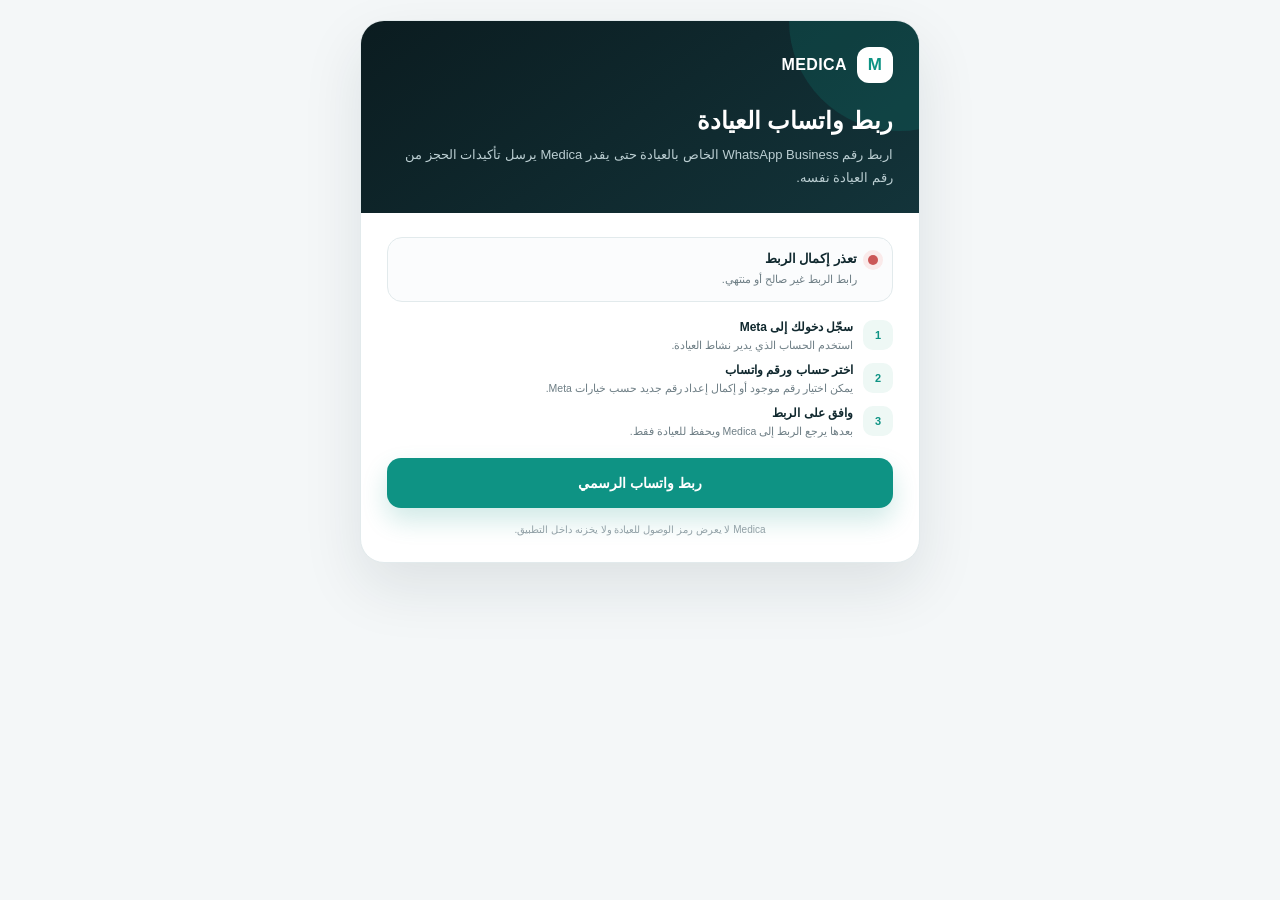
<file: whatsapp-connect.html>
<!doctype html>
<html lang="ar" dir="rtl">
<head>
  <meta charset="utf-8">
  <meta name="viewport" content="width=device-width,initial-scale=1,viewport-fit=cover">
  <meta name="color-scheme" content="light">
  <title>ربط واتساب العيادة • Medica</title>
  <style>
    :root{--ink:#10282e;--muted:#6f7f86;--line:#e2eaec;--soft:#eef8f5;--brand:#0e9384;--brand2:#0c776d;--bad:#a54444}
    *{box-sizing:border-box}html,body{margin:0;min-height:100%;font-family:Tahoma,Arial,sans-serif;background:#f4f7f8;color:var(--ink)}
    body{display:grid;place-items:center;padding:20px}
    .card{width:min(560px,100%);background:#fff;border:1px solid var(--line);border-radius:24px;box-shadow:0 24px 60px rgba(17,43,50,.10);overflow:hidden}
    .hero{padding:26px 26px 23px;background:linear-gradient(145deg,#0b1c20,#13343a);color:#fff;position:relative;overflow:hidden}
    .hero:after{content:"";position:absolute;width:220px;height:220px;border-radius:50%;inset:-110px -90px auto auto;background:rgba(14,147,132,.20)}
    .brand{position:relative;z-index:1;display:flex;align-items:center;gap:10px;font-weight:900;letter-spacing:.4px}.mark{width:36px;height:36px;border-radius:12px;display:grid;place-items:center;background:#fff;color:var(--brand);font-size:17px}
    h1{position:relative;z-index:1;margin:24px 0 8px;font-size:24px}.hero p{position:relative;z-index:1;margin:0;color:#bbced2;line-height:1.8;font-size:13px}
    .body{padding:24px 26px 27px}.status{display:flex;gap:11px;align-items:flex-start;padding:13px 14px;border:1px solid var(--line);background:#fbfcfd;border-radius:15px;margin-bottom:15px}.dot{width:10px;height:10px;margin-top:4px;border-radius:50%;background:#a5b0b5;box-shadow:0 0 0 5px #eef1f2;flex:0 0 auto}.status.ok .dot{background:#27a879;box-shadow:0 0 0 5px #e5f5ee}.status.bad .dot{background:#cb5757;box-shadow:0 0 0 5px #faeaea}.status strong{display:block;font-size:13px}.status span{display:block;margin-top:4px;color:var(--muted);font-size:11px;line-height:1.65}
    .btn{width:100%;min-height:50px;border:0;border-radius:14px;background:var(--brand);color:#fff;font-weight:900;font-size:14px;cursor:pointer;box-shadow:0 12px 26px rgba(14,147,132,.20)}.btn:hover{background:var(--brand2)}.btn:disabled{opacity:.5;cursor:not-allowed;box-shadow:none}
    .steps{display:grid;gap:10px;margin:18px 0}.step{display:grid;grid-template-columns:30px 1fr;gap:10px;align-items:start}.step b{width:30px;height:30px;border-radius:10px;background:var(--soft);color:var(--brand);display:grid;place-items:center;font-size:11px}.step strong{display:block;font-size:12px}.step span{display:block;margin-top:3px;color:var(--muted);font-size:10.5px;line-height:1.55}
    .foot{margin-top:16px;text-align:center;color:#91a0a6;font-size:10px}.hidden{display:none!important}
  </style>
</head>
<body>
  <main class="card">
    <section class="hero">
      <div class="brand"><span class="mark">M</span><span>MEDICA</span></div>
      <h1>ربط واتساب العيادة</h1>
      <p>اربط رقم WhatsApp Business الخاص بالعيادة حتى يقدر Medica يرسل تأكيدات الحجز من رقم العيادة نفسه.</p>
    </section>
    <section class="body">
      <div id="status" class="status">
        <i class="dot"></i>
        <div><strong id="statusTitle">جاري تجهيز الربط...</strong><span id="statusText">لحظات ويتم التحقق من إعدادات Meta.</span></div>
      </div>

      <div class="steps">
        <div class="step"><b>1</b><div><strong>سجّل دخولك إلى Meta</strong><span>استخدم الحساب الذي يدير نشاط العيادة.</span></div></div>
        <div class="step"><b>2</b><div><strong>اختر حساب ورقم واتساب</strong><span>يمكن اختيار رقم موجود أو إكمال إعداد رقم جديد حسب خيارات Meta.</span></div></div>
        <div class="step"><b>3</b><div><strong>وافق على الربط</strong><span>بعدها يرجع الربط إلى Medica ويحفظ للعيادة فقط.</span></div></div>
      </div>

      <button id="connectBtn" class="btn" type="button" disabled>ربط واتساب الرسمي</button>
      <div id="success" class="status ok hidden" style="margin-top:14px">
        <i class="dot"></i><div><strong>تم ربط واتساب بنجاح</strong><span>تقدر ترجع إلى Medica. حالة الربط راح تتحدث تلقائياً.</span></div>
      </div>
      <div class="foot">Medica لا يعرض رمز الوصول للعيادة ولا يخزنه داخل التطبيق.</div>
    </section>
  </main>

  <script>
  (function(){
    'use strict';
    var API='https://kpnlechlpdpoivrafehl.supabase.co/functions/v1/whatsapp-connect';
    var state=new URLSearchParams(location.search).get('state')||'';
    var cfg=null,authCode='',sessionInfo=null,finishing=false;
    var statusEl=document.getElementById('status'),titleEl=document.getElementById('statusTitle'),textEl=document.getElementById('statusText'),btn=document.getElementById('connectBtn');

    function setStatus(title,text,type){
      titleEl.textContent=title;textEl.textContent=text||'';
      statusEl.className='status'+(type?' '+type:'');
    }
    function fail(message){
      setStatus('تعذر إكمال الربط',message||'حاول مرة ثانية.','bad');
      btn.disabled=false;
    }

    function loadSdk(){
      return new Promise(function(resolve,reject){
        if(window.FB)return resolve();
        window.fbAsyncInit=function(){
          try{
            FB.init({appId:cfg.app_id,autoLogAppEvents:true,xfbml:true,version:cfg.graph_version||'v25.0'});
            resolve();
          }catch(e){reject(e)}
        };
        var s=document.createElement('script');
        s.async=true;s.defer=true;s.crossOrigin='anonymous';
        s.src='https://connect.facebook.net/en_US/sdk.js';
        s.onerror=function(){reject(new Error('تعذر تحميل خدمة Meta'))};
        document.head.appendChild(s);
      });
    }

    async function completeIfReady(){
      if(finishing||!authCode||!sessionInfo||!sessionInfo.waba_id)return;
      finishing=true;btn.disabled=true;
      setStatus('جاري إكمال الربط','يتم حفظ اتصال واتساب للعيادة بشكل آمن.');
      try{
        var r=await fetch(API,{method:'POST',headers:{'content-type':'application/json'},body:JSON.stringify({
          action:'complete',state:state,code:authCode,waba_id:sessionInfo.waba_id,phone_number_id:sessionInfo.phone_number_id||null
        })});
        var j=await r.json();
        if(!r.ok)throw new Error(j.error||'تعذر إكمال الربط');
        statusEl.classList.add('hidden');
        document.getElementById('success').classList.remove('hidden');
        btn.classList.add('hidden');
      }catch(e){
        finishing=false;
        fail(e.message||'تعذر إكمال الربط');
      }
    }

    window.addEventListener('message',function(event){
      if(event.origin!=='https://www.facebook.com'&&event.origin!=='https://web.facebook.com')return;
      var data=event.data;
      try{if(typeof data==='string')data=JSON.parse(data)}catch{return}
      if(!data||data.type!=='WA_EMBEDDED_SIGNUP')return;
      var eventName=String(data.event||'').toUpperCase();
      if(data.data&&data.data.waba_id){
        sessionInfo={waba_id:String(data.data.waba_id),phone_number_id:data.data.phone_number_id?String(data.data.phone_number_id):null};
        completeIfReady();
      }
      if(eventName==='CANCEL')setStatus('تم إلغاء الربط','لم يتم تغيير إعدادات واتساب العيادة.');
      if(eventName==='ERROR')fail('Meta أرجع خطأ أثناء الربط. حاول مرة ثانية من الحساب الصحيح.');
    });

    btn.addEventListener('click',function(){
      if(!cfg||!window.FB)return fail('خدمة Meta غير جاهزة حالياً.');
      btn.disabled=true;
      setStatus('تم فتح Meta','أكمل خطوات الربط في النافذة المنبثقة.');
      FB.login(function(response){
        if(response&&response.authResponse&&response.authResponse.code){
          authCode=response.authResponse.code;
          completeIfReady();
          return;
        }
        btn.disabled=false;
        setStatus('لم يكتمل الربط','إذا أغلقت نافذة Meta، اضغط الزر وحاول مرة ثانية.');
      },{
        config_id:cfg.config_id,
        response_type:'code',
        override_default_response_type:true,
        extras:{setup:{},featureType:'whatsapp_business_app_onboarding'}
      });
    });

    (async function init(){
      if(!state)return fail('رابط الربط غير صالح أو منتهي.');
      try{
        var r=await fetch(API+'?api=config&state='+encodeURIComponent(state),{cache:'no-store'});
        var j=await r.json();
        if(!r.ok)throw new Error(j.error||'تعذر التحقق من الرابط');
        if(!j.configured)return fail('تكامل Meta غير مفعّل بعد من إدارة Medica.');
        cfg=j;
        await loadSdk();
        btn.disabled=false;
        setStatus('جاهز للربط','اضغط الزر وأكمل الخطوات الرسمية داخل Meta.','ok');
      }catch(e){fail(e.message||'تعذر تجهيز الربط')}
    })();
  })();
  </script>
</body>
</html>
</file>
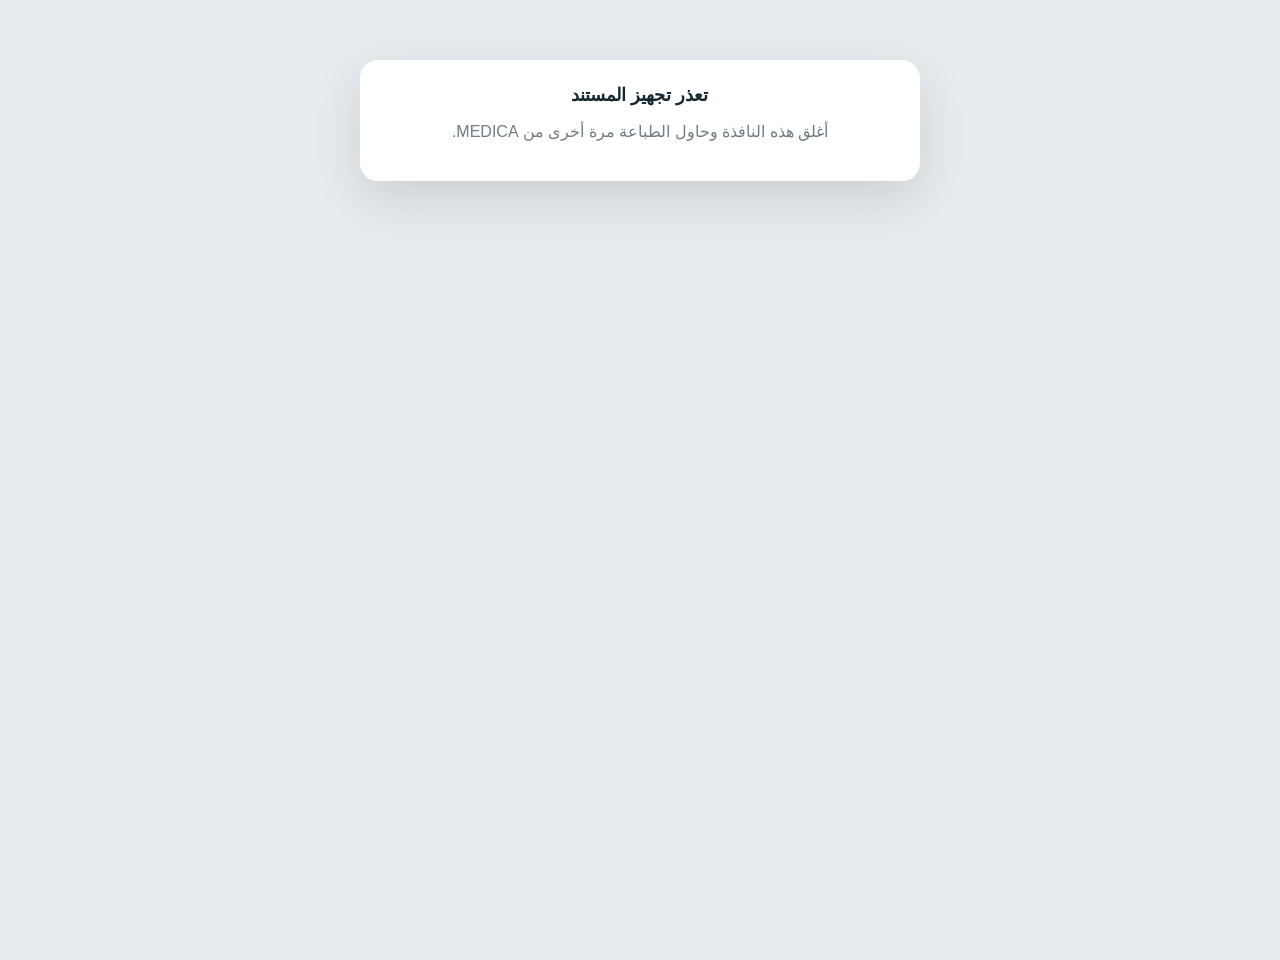
<file: app/print.html>
<!doctype html>
<html lang="ar" dir="rtl" data-orientation="portrait">
<head>
  <meta charset="UTF-8" />
  <meta name="viewport" content="width=device-width,initial-scale=1" />
  <title></title>
  <link rel="stylesheet" href="./print.css" />
</head>
<body>
  <div id="printLoading" class="print-loading"><div class="print-loading-mark">M</div><strong>جاري تجهيز المستند...</strong><span>MEDICA</span></div>
  <main id="printRoot" class="print-root" aria-live="polite"></main>
  <div id="printError" class="print-error hidden">
    <strong>تعذر تجهيز المستند</strong>
    <p>أغلق هذه النافذة وحاول الطباعة مرة أخرى من MEDICA.</p>
  </div>
  <script src="./print.js" defer></script>
</body>
</html>
</file>
<file: app/print-portal.css>
.medica-print-portal{
  --print-brand:#0e9384;
  --print-ink:#16272f;
  --print-muted:#6d7a82;
  --print-line:#dce5e9;
  position:fixed;
  top:0;
  left:-400vw;
  z-index:-9999;
  width:210mm;
  visibility:hidden;
  pointer-events:none;
  background:#fff;
  direction:rtl;
}
.medica-print-portal[data-orientation="landscape"]{width:297mm}
.medica-print-paper{
  width:100%;
  min-height:0;
  margin:0;
  padding:12mm 14mm 13mm;
  background:#fff;
  color:var(--print-ink);
  font-family:"Segoe UI",Tahoma,Arial,sans-serif;
  font-size:9.7pt;
  line-height:1.55;
}
.medica-print-portal[data-orientation="landscape"] .medica-print-paper{padding:10mm 12mm 11mm}
.medica-print-header{
  display:grid;
  grid-template-columns:minmax(0,1fr) auto;
  gap:8mm;
  align-items:center;
  margin:0 0 5mm;
  padding:0 0 4mm;
  border-bottom:.45mm solid var(--print-brand);
  break-inside:avoid;
  page-break-inside:avoid;
}
.medica-print-clinic{display:flex;align-items:center;gap:4mm;min-width:0}
.medica-print-logo{width:17mm;height:17mm;min-width:17mm;border:1px solid var(--print-line);border-radius:3.5mm;object-fit:contain;background:#fff;padding:1.2mm}
.medica-print-logo-fallback{display:grid;place-items:center;padding:0;background:#eef8f6;color:var(--print-brand);font-size:17pt;font-weight:900}
.medica-print-clinic-copy{min-width:0}
.medica-print-clinic-copy h2{margin:0 0 .8mm;color:var(--print-ink);font-size:15pt;line-height:1.2;font-weight:850}
.medica-print-specialty{font-size:8pt;color:var(--print-muted);font-weight:700}
.medica-print-meta{display:flex;flex-wrap:wrap;gap:1mm 3mm;margin-top:1.1mm;color:var(--print-muted);font-size:7.4pt}
.medica-print-title{text-align:left;max-width:72mm}
.medica-print-portal[data-orientation="landscape"] .medica-print-title{max-width:100mm}
.medica-print-title h1{margin:0;color:var(--print-ink);font-size:17pt;line-height:1.25;font-weight:900}
.medica-print-title p{margin:1.1mm 0 0;color:var(--print-muted);font-size:8pt}
.medica-print-block{margin-top:4mm}
.medica-print-block:first-child{margin-top:0}
.medica-print-stats{display:grid;grid-template-columns:repeat(4,minmax(0,1fr));gap:2.5mm}
.medica-print-stat{min-width:0;border:1px solid var(--print-line);border-radius:3mm;background:#fbfcfd;padding:3mm;break-inside:avoid}
.medica-print-stat span{display:block;color:var(--print-muted);font-size:7pt;font-weight:750}
.medica-print-stat strong{display:block;margin-top:.8mm;color:var(--print-ink);font-size:12pt;font-weight:900;overflow-wrap:anywhere}
.medica-print-info{display:grid;grid-template-columns:repeat(2,minmax(0,1fr));gap:2.5mm}
.medica-print-info-cell{border:1px solid var(--print-line);border-radius:2.8mm;background:#fff;padding:2.8mm 3.2mm;break-inside:avoid}
.medica-print-info-cell span{display:block;color:var(--print-muted);font-size:7pt;font-weight:750}
.medica-print-info-cell strong{display:block;margin-top:.7mm;color:#25363e;font-size:9pt;font-weight:800;overflow-wrap:anywhere}
.medica-print-section-title{display:flex;align-items:center;gap:1.6mm;margin:5mm 0 2mm;padding-bottom:1.7mm;border-bottom:1px solid var(--print-line);font-size:10.5pt;font-weight:900;break-after:avoid-page}
.medica-print-section-title::before{content:"";width:2mm;height:2mm;border-radius:50%;background:var(--print-brand);flex:0 0 auto}
.medica-print-note{border:1px solid var(--print-line);border-radius:2.8mm;background:#fbfcfd;padding:3mm;white-space:pre-wrap;overflow-wrap:anywhere;break-inside:avoid}
.medica-print-note-label{display:block;margin-bottom:1mm;color:var(--print-muted);font-size:7pt;font-weight:800}
.medica-print-note p{margin:0;color:#273941}
.medica-print-amount{display:flex;align-items:center;justify-content:space-between;gap:8mm;border:1px solid var(--print-line);border-right:1.2mm solid var(--print-brand);border-radius:3mm;background:#f2fbf9;padding:4mm;break-inside:avoid}
.medica-print-amount span{color:var(--print-muted);font-weight:750}
.medica-print-amount strong{font-size:18pt;color:var(--print-brand);font-weight:950}
.medica-print-table-wrap{overflow:visible}
.medica-print-table{width:100%;border-collapse:collapse;border:1px solid var(--print-line);font-size:7.9pt}
.medica-print-table thead{display:table-header-group}
.medica-print-table tr{break-inside:avoid;page-break-inside:avoid}
.medica-print-table th,.medica-print-table td{padding:2.15mm 2.3mm;text-align:right;vertical-align:top;border-bottom:1px solid #e5ebee;border-left:1px solid #e5ebee;overflow-wrap:anywhere}
.medica-print-table th:last-child,.medica-print-table td:last-child{border-left:0}
.medica-print-table tbody tr:last-child td{border-bottom:0}
.medica-print-table th{background:#edf8f6;color:var(--print-brand);font-size:7.2pt;font-weight:900;white-space:nowrap}
.medica-print-table td{background:#fff;color:#2d3d45}
.medica-print-table tbody tr:nth-child(even) td{background:#fcfdfd}
.medica-print-empty{text-align:center!important;color:var(--print-muted)!important;padding:5mm!important}
.medica-print-signatures{display:grid;grid-template-columns:repeat(2,minmax(0,1fr));gap:20mm;margin-top:14mm;break-inside:avoid}
.medica-print-signature{padding-top:2mm;border-top:1px solid #aeb9bf;text-align:center;color:#687781;font-size:8pt}
.medica-print-footer{display:flex;justify-content:space-between;gap:5mm;margin-top:7mm;padding-top:2.5mm;border-top:1px solid #e3e9ec;color:#879299;font-size:6.8pt;break-inside:avoid}
.medica-print-rxmark{font:italic 700 31pt Georgia,"Times New Roman",serif;color:var(--print-brand);line-height:1;margin:3mm 0 1.5mm}
.medica-print-info.rx-patient{grid-template-columns:2fr 1fr 1fr 1fr}
.medica-print-note.rx-diagnosis{border-right:1mm solid var(--print-brand);background:#f2fbf9}
.medica-print-table.rx-table td strong{font-size:8.5pt;color:#172a32}
.medica-print-rxnum{width:9mm;text-align:center!important;color:var(--print-brand);font-weight:900}

/* 10 clinic templates */
.medica-print-paper[data-template="minimal_white"]{--print-brand:#30383c}
.medica-print-paper[data-template="minimal_white"] .medica-print-header{border-bottom:1px solid #4b555a}
.medica-print-paper[data-template="minimal_white"] .medica-print-logo,
.medica-print-paper[data-template="minimal_white"] .medica-print-stat,
.medica-print-paper[data-template="minimal_white"] .medica-print-info-cell,
.medica-print-paper[data-template="minimal_white"] .medica-print-note{border-radius:0;background:#fff}
.medica-print-paper[data-template="minimal_white"] .medica-print-table th{background:#fff;color:#111;border-bottom:2px solid #30383c}

.medica-print-paper[data-template="executive_teal"] .medica-print-header{background:var(--print-brand);padding:5mm;border:0;border-radius:4mm}
.medica-print-paper[data-template="executive_teal"] .medica-print-header,
.medica-print-paper[data-template="executive_teal"] .medica-print-header *{color:#fff}
.medica-print-paper[data-template="executive_teal"] .medica-print-table th{background:var(--print-brand);color:#fff}
.medica-print-paper[data-template="executive_teal"] .medica-print-stat{border:0;background:#f3faf9}

.medica-print-paper[data-template="soft_cards"]{background:linear-gradient(180deg,#eff9f7 0,#fff 40mm)}
.medica-print-paper[data-template="soft_cards"] .medica-print-header,
.medica-print-paper[data-template="soft_cards"] .medica-print-stat,
.medica-print-paper[data-template="soft_cards"] .medica-print-info-cell,
.medica-print-paper[data-template="soft_cards"] .medica-print-note{border:0;box-shadow:0 .5mm 2.5mm rgba(20,50,60,.08);border-radius:4mm;background:#fff}
.medica-print-paper[data-template="soft_cards"] .medica-print-header{padding:5mm}

.medica-print-paper[data-template="framed_medical"]{outline:.7mm solid var(--print-brand);outline-offset:-5mm;padding:15mm 16mm}
.medica-print-paper[data-template="framed_medical"] .medica-print-header{border-bottom:.7mm double var(--print-brand)}
.medica-print-paper[data-template="framed_medical"] .medica-print-section-title{border-bottom:.35mm solid var(--print-brand)}

.medica-print-paper[data-template="split_accent"]{border-right:7mm solid var(--print-brand);padding-right:10mm}
.medica-print-paper[data-template="split_accent"] .medica-print-header{border-bottom:0}
.medica-print-paper[data-template="split_accent"] .medica-print-title{border-right:1mm solid var(--print-brand);padding-right:4mm}
.medica-print-paper[data-template="split_accent"] .medica-print-stat{border-right:.9mm solid var(--print-brand);border-radius:1mm}

.medica-print-paper[data-template="elegant_center"] .medica-print-header{display:flex;flex-direction:column;text-align:center;gap:2.5mm}
.medica-print-paper[data-template="elegant_center"] .medica-print-clinic{flex-direction:column}
.medica-print-paper[data-template="elegant_center"] .medica-print-clinic-copy,
.medica-print-paper[data-template="elegant_center"] .medica-print-title{text-align:center;max-width:none}
.medica-print-paper[data-template="elegant_center"] .medica-print-logo{width:20mm;height:20mm}
.medica-print-paper[data-template="elegant_center"] .medica-print-section-title{justify-content:center}

.medica-print-paper[data-template="compact_pro"]{padding:9mm 10mm;font-size:8.8pt}
.medica-print-paper[data-template="compact_pro"] .medica-print-header{margin-bottom:3.5mm;padding-bottom:3mm}
.medica-print-paper[data-template="compact_pro"] .medica-print-logo{width:14mm;height:14mm;min-width:14mm}
.medica-print-paper[data-template="compact_pro"] .medica-print-stat{padding:2.3mm}
.medica-print-paper[data-template="compact_pro"] .medica-print-stat strong{font-size:10.8pt}
.medica-print-paper[data-template="compact_pro"] .medica-print-table th,
.medica-print-paper[data-template="compact_pro"] .medica-print-table td{padding:1.65mm 1.9mm;font-size:7.1pt}

.medica-print-paper[data-template="modern_grid"] .medica-print-header{background:#102a32;color:#fff;border:0;border-radius:3mm;padding:5mm}
.medica-print-paper[data-template="modern_grid"] .medica-print-header *{color:#fff}
.medica-print-paper[data-template="modern_grid"] .medica-print-title{background:var(--print-brand);padding:3.5mm;border-radius:2.5mm;text-align:center}
.medica-print-paper[data-template="modern_grid"] .medica-print-stat{border:0;border-bottom:1mm solid var(--print-brand);border-radius:1mm;background:#f8fbfc}
.medica-print-paper[data-template="modern_grid"] .medica-print-table th{background:#102a32;color:#fff}

.medica-print-paper[data-template="doctor_signature"] .medica-print-clinic-copy h2::after{content:"  •  " attr(data-doctor);font-size:8pt;color:var(--print-brand);font-weight:700}
.medica-print-paper[data-template="doctor_signature"] .medica-print-title h1{font-family:Georgia,"Times New Roman",serif;font-style:italic}
.medica-print-paper[data-template="doctor_signature"] .medica-print-stat{border-radius:1mm;background:#fff}
.medica-print-paper[data-template="doctor_signature"] .medica-print-rxmark{font-size:37pt}

@media print{
  @page{margin:0}
  html[data-medica-print-orientation="portrait"]{page:auto}
  html,body{margin:0!important;padding:0!important;background:#fff!important;overflow:visible!important}
  body>*:not(#medicaPrintPortal){display:none!important}
  #medicaPrintPortal{
    display:block!important;
    position:static!important;
    left:auto!important;
    top:auto!important;
    z-index:auto!important;
    visibility:visible!important;
    pointer-events:auto!important;
    width:210mm!important;
    margin:0!important;
    padding:0!important;
    background:#fff!important;
  }
  #medicaPrintPortal[data-orientation="landscape"]{width:297mm!important}
  #medicaPrintPortal .medica-print-paper{margin:0!important;box-shadow:none!important}
  #medicaPrintPortal,#medicaPrintPortal *{-webkit-print-color-adjust:exact!important;print-color-adjust:exact!important}
}
</file>
<file: app/report-template-preview.css>
#reportTemplatePreviewFrame.report-template-preview-frame{display:block;width:100%;height:100%;min-height:500px;overflow:auto;padding:22px;background:#e9eef1;border:0;border-radius:15px;box-sizing:border-box}
.rtv-paper{--rtv-brand:#0e9384;width:min(100%,650px);min-height:620px;margin:0 auto;padding:30px 34px;background:#fff;color:#1b2b33;border:1px solid #e0e7eb;box-shadow:0 8px 28px rgba(21,42,52,.12);font-family:"Segoe UI",Tahoma,Arial,sans-serif;font-size:12px;line-height:1.6;direction:rtl;box-sizing:border-box}
.rtv-paper *{box-sizing:border-box}.rtv-header{display:flex;align-items:center;justify-content:space-between;gap:18px;padding-bottom:18px;margin-bottom:19px;border-bottom:2px solid var(--rtv-brand)}.rtv-clinic{display:flex;align-items:center;gap:12px;min-width:0}.rtv-logo{width:43px;height:43px;display:grid;place-items:center;flex:0 0 auto;border-radius:12px;background:color-mix(in srgb,var(--rtv-brand) 12%,white);color:var(--rtv-brand);font-size:20px;font-weight:900}.rtv-clinic strong,.rtv-clinic small{display:block}.rtv-clinic strong{font-size:16px;font-weight:900}.rtv-clinic small{margin-top:3px;color:#71818a;font-size:10px}.rtv-title{text-align:left;flex:0 0 auto}.rtv-title span{color:var(--rtv-brand);font-size:9px;font-weight:900;letter-spacing:.08em}.rtv-title h3{margin:2px 0;font-size:21px;line-height:1.25}.rtv-title small{color:#71818a;font-size:9px}
.rtv-patient{display:grid;grid-template-columns:repeat(4,minmax(0,1fr));gap:8px;margin-bottom:13px}.rtv-patient>div,.rtv-diagnosis,.rtv-notes{min-width:0;padding:10px 11px;border:1px solid #e2e9ec;border-radius:9px;background:#fbfcfd}.rtv-patient small,.rtv-diagnosis small,.rtv-notes small{display:block;margin-bottom:4px;color:#778790;font-size:9px;font-weight:800}.rtv-patient strong,.rtv-diagnosis strong{display:block;color:#263840;font-size:11px;overflow-wrap:anywhere}.rtv-diagnosis{margin-bottom:18px;border-right:3px solid var(--rtv-brand)}.rtv-rxmark{margin:8px 0 12px;color:var(--rtv-brand);font-family:Georgia,serif;font-size:43px;font-weight:900;line-height:1}.rtv-section{margin:0 0 9px;padding-bottom:8px;border-bottom:1px solid #e2e9ec;font-size:13px;font-weight:900}.rtv-table{width:100%;border-collapse:collapse;font-size:10px}.rtv-table th,.rtv-table td{padding:9px 8px;border-bottom:1px solid #e5ebee;text-align:right;vertical-align:top}.rtv-table th{background:color-mix(in srgb,var(--rtv-brand) 10%,white);color:var(--rtv-brand);font-size:9px;font-weight:900}.rtv-table td{color:#394a52}.rtv-table td strong{color:#172b33}.rtv-notes{margin-top:15px;background:#fafcfc}.rtv-notes p{margin:0;color:#394a52;font-size:10px}.rtv-signatures{display:flex;justify-content:space-between;gap:35px;margin-top:42px;color:#63737b;font-size:10px;font-weight:800}.rtv-signatures span{min-width:125px;padding-top:9px;border-top:1px solid #bdc9ce;text-align:center}
.rtv-paper[data-template="minimal_white"]{border:0;box-shadow:none}.rtv-paper[data-template="minimal_white"] .rtv-header{border-bottom:2px solid #26343a}.rtv-paper[data-template="minimal_white"] .rtv-logo{background:#fff;color:#26343a;border:1px solid #dce3e6}.rtv-paper[data-template="minimal_white"] .rtv-table th{background:#fff;color:#26343a;border-bottom:2px solid #26343a}
.rtv-paper[data-template="executive_teal"] .rtv-header{margin:-8px -10px 20px;padding:17px 18px;border:0;border-radius:11px;background:var(--rtv-brand)}.rtv-paper[data-template="executive_teal"] .rtv-header *{color:#fff}.rtv-paper[data-template="executive_teal"] .rtv-title span,.rtv-paper[data-template="executive_teal"] .rtv-clinic small{color:#e5fffa}.rtv-paper[data-template="executive_teal"] .rtv-logo{background:rgba(255,255,255,.18);color:#fff}.rtv-paper[data-template="executive_teal"] .rtv-table th{background:var(--rtv-brand);color:#fff}
.rtv-paper[data-template="soft_cards"]{background:linear-gradient(180deg,color-mix(in srgb,var(--rtv-brand) 8%,white),#fff 190px)}.rtv-paper[data-template="soft_cards"] .rtv-header,.rtv-paper[data-template="soft_cards"] .rtv-patient>div,.rtv-paper[data-template="soft_cards"] .rtv-diagnosis,.rtv-paper[data-template="soft_cards"] .rtv-notes{border:0;background:#fff;box-shadow:0 2px 10px rgba(20,50,60,.08);border-radius:13px}.rtv-paper[data-template="soft_cards"] .rtv-header{padding:12px}
.rtv-paper[data-template="framed_medical"]{outline:2px solid var(--rtv-brand);outline-offset:-12px;padding:40px}.rtv-paper[data-template="framed_medical"] .rtv-header{border-bottom:3px double var(--rtv-brand)}
.rtv-paper[data-template="split_accent"]{border-right:9px solid var(--rtv-brand);padding-right:27px}.rtv-paper[data-template="split_accent"] .rtv-header{border:0}.rtv-paper[data-template="split_accent"] .rtv-title{border-right:3px solid var(--rtv-brand);padding-right:13px}
.rtv-paper[data-template="elegant_center"] .rtv-header{flex-direction:column;justify-content:center;text-align:center}.rtv-paper[data-template="elegant_center"] .rtv-clinic{flex-direction:column}.rtv-paper[data-template="elegant_center"] .rtv-title{text-align:center}.rtv-paper[data-template="elegant_center"] .rtv-patient{grid-template-columns:repeat(2,minmax(0,1fr))}
.rtv-paper[data-template="compact_pro"]{padding:23px 25px;font-size:10px}.rtv-paper[data-template="compact_pro"] .rtv-header{padding-bottom:12px;margin-bottom:13px}.rtv-paper[data-template="compact_pro"] .rtv-patient>div,.rtv-paper[data-template="compact_pro"] .rtv-diagnosis{padding:7px 9px}.rtv-paper[data-template="compact_pro"] .rtv-table th,.rtv-paper[data-template="compact_pro"] .rtv-table td{padding:6px}
.rtv-paper[data-template="modern_grid"] .rtv-header{margin:-8px -10px 20px;padding:19px;border:0;border-radius:9px;background:#122d36}.rtv-paper[data-template="modern_grid"] .rtv-header *{color:#fff}.rtv-paper[data-template="modern_grid"] .rtv-title{padding:10px;border-radius:8px;background:var(--rtv-brand)}.rtv-paper[data-template="modern_grid"] .rtv-title span{color:#eafffb}.rtv-paper[data-template="modern_grid"] .rtv-table th{background:#122d36;color:#fff}
.rtv-paper[data-template="doctor_signature"] .rtv-title h3{font-family:Georgia,"Times New Roman",serif;font-style:italic}.rtv-paper[data-template="doctor_signature"] .rtv-rxmark{font-size:49px}
.prescription-patient-info{grid-column:1/-1;display:flex;align-items:center;gap:22px;flex-wrap:wrap;padding:9px 12px;border-radius:10px;background:#f3f8f8;color:#52656e;font-size:12px}.prescription-patient-info strong{color:var(--ink)}
@media(max-width:700px){#reportTemplatePreviewFrame.report-template-preview-frame{padding:12px;min-height:440px}.rtv-paper{padding:21px 18px;min-height:540px}.rtv-patient{grid-template-columns:repeat(2,minmax(0,1fr))}.rtv-header{gap:10px}.rtv-clinic strong{font-size:13px}.rtv-title h3{font-size:17px}.rtv-table{font-size:9px}.rtv-table th,.rtv-table td{padding:6px 5px}.rtv-signatures{margin-top:25px}}
</file>
<file: app/mobile.css>
@import url('./mobile-premium-core.css?v=17');
@import url('./mobile-premium-nav.css?v=17');
@import url('./mobile-final-fix.css?v=17');
@import url('./mobile-v13.css?v=17');
@import url('./mobile-v15.css?v=17');
@import url('./mobile-v17.css?v=17');
@import url('./mobile-admin-v23.css?v=23');
</file>
<file: app/medica-shell-refresh.css>
/* Medica shell layout v2 — restores original brand colours; fixes scrolling and composition. */
@media (min-width: 901px) {
  #adminApp.app, #staffApp.app {
    display:block;
    min-height:100vh;
    padding-right:var(--sidebar,274px);
    background:var(--bg);
  }
  #adminApp.app.hidden,#staffApp.app.hidden{display:none!important}
  #adminApp > .sidebar,#staffApp > .sidebar{
    position:fixed!important;
    inset:0 0 0 auto!important;
    right:0!important;top:0!important;bottom:0!important;
    width:var(--sidebar,274px)!important;height:100dvh!important;
    min-height:0;overflow:hidden;z-index:70;
    display:flex;flex-direction:column;
    background:linear-gradient(180deg,var(--nav) 0%,var(--nav-2) 100%)!important;
  }
  #adminApp > .main,#staffApp > .main {
    display:block;width:100%;max-width:1600px;min-width:0;
    margin:0 auto;padding:0 clamp(20px,2.7vw,45px) 42px;
  }
  #adminApp > .sidebar .brand,#staffApp > .sidebar .brand{flex:0 0 auto;min-height:68px}
  #adminApp > .sidebar > .nav,#staffApp > .sidebar > .nav {
    flex:1 1 auto;min-height:0;overflow-y:auto;overflow-x:hidden;
    display:flex;flex-direction:column;align-items:stretch;gap:6px;
    scrollbar-width:thin;scrollbar-color:#5d777d transparent;
    padding:8px 2px 14px;margin:0;
  }
  #staffApp > .sidebar > .nav-section-label{flex:0 0 auto}
  #adminApp > .sidebar > .side-bottom,#staffApp > .sidebar > .side-bottom{
    flex:0 0 auto;margin-top:0;position:relative;
    background:transparent;padding-top:15px;
  }
  #adminApp .topbar,#staffApp .topbar{
    position:sticky;top:0;z-index:30;
    margin:0 0 24px;min-height:88px;
    background:rgba(244,247,251,.97);
    border-bottom:1px solid var(--line);
  }
  #adminApp .grid-cards{grid-template-columns:repeat(5,minmax(0,1fr))}
  #staffApp .grid-cards{grid-template-columns:repeat(auto-fit,minmax(215px,1fr))}
  #adminApp .grid-cards .stat,#staffApp .grid-cards .stat{min-width:0}
  #adminApp .page,#staffApp .page{min-width:0}
  #adminApp .split,#staffApp .split{min-width:0}
}
@media (min-width:901px) and (max-width:1450px) {
  #adminApp .grid-cards{grid-template-columns:repeat(3,minmax(0,1fr))}
}
@media (min-width:901px) and (max-width:1130px) {
  #adminApp .grid-cards{grid-template-columns:repeat(2,minmax(0,1fr))}
  #adminApp.app,#staffApp.app{--sidebar:240px}
}
#adminApp > .sidebar .brand,#staffApp > .sidebar .brand {
  display:flex;align-items:center;gap:12px;
  padding:7px 8px 20px;color:#fff!important;min-width:0;
}
#adminApp > .sidebar .brand > div,#staffApp > .sidebar .brand strong{color:#fff!important}
#adminApp > .sidebar .brand img,#staffApp > .sidebar .brand img {
  width:45px;height:45px;max-width:45px;flex-shrink:0;
  object-fit:contain;border-radius:12px
}
#staffApp > .sidebar .clinic-brand-copy{display:flex;flex-direction:column;min-width:0;gap:4px}
#staffApp > .sidebar .clinic-brand-copy small{color:var(--nav-muted)!important}
#staffApp > .sidebar .nav-section-label{color:var(--nav-muted)}
#adminApp > .sidebar .nav button,#staffApp > .sidebar .nav button {
  width:100%;min-height:46px;flex-shrink:0;
  text-align:right;padding:11px 13px;border-radius:12px;
  background:transparent;color:var(--nav-text);
  border:1px solid transparent;
  white-space:normal;line-height:1.45;
}
#staffApp > .sidebar .nav button span{color:inherit}
#adminApp > .sidebar .nav button:hover,#staffApp > .sidebar .nav button:hover,
#adminApp > .sidebar .nav button.active,#staffApp > .sidebar .nav button.active{
  background:rgba(255,255,255,.095);color:#fff;border-color:rgba(255,255,255,.08)
}
#adminApp > .sidebar .nav button.active::after,
#staffApp > .sidebar .nav button.active::after{
  right:-14px;top:9px;bottom:9px;
}
#adminApp > .sidebar .side-bottom,#staffApp > .sidebar .side-bottom{
  border-top:1px solid rgba(255,255,255,.11);min-width:0
}
#adminApp > .sidebar .side-bottom .muted,
#staffApp > .sidebar .side-bottom .muted{color:var(--nav-muted);overflow-wrap:anywhere}
#adminApp > .sidebar .side-bottom button{background:rgba(255,255,255,.055);color:#e8f3f4;border-color:rgba(255,255,255,.13)}
#adminApp .stat,#staffApp .stat{min-height:128px;padding:19px;min-width:0}
#adminApp .stat strong,#staffApp .stat strong{font-variant-numeric:tabular-nums}
#adminApp .panel-head,#staffApp .panel-head{flex-wrap:wrap}
#adminApp .panel,#staffApp .panel{min-width:0}
#adminApp .qadm-grid{grid-template-columns:repeat(auto-fit,minmax(310px,1fr))}
#adminApp .qadm-hero{min-width:0}
@media(max-width:900px){
  #adminApp.app,#staffApp.app{display:grid;min-width:0}
  #adminApp.app.hidden,#staffApp.app.hidden{display:none!important}
  #adminApp .main,#staffApp .main{min-width:0}
  #adminApp .grid-cards{grid-template-columns:repeat(2,minmax(0,1fr))}
}
@media(max-width:520px){
  #adminApp .grid-cards{grid-template-columns:repeat(2,minmax(0,1fr));gap:10px}
  #adminApp .stat{padding:14px;min-height:108px}
  #adminApp .stat strong{font-size:25px}
}
</file>
<file: app/medica-admin-modern.css>
/* Medica Admin 2026 — scoped, responsive visual system. No role or API logic changed. */
#adminApp{--admin-ink:#173746;--admin-muted:#657f8b;--admin-border:#dfebf0;--admin-teal:#0d8c80}
#adminApp .admin-nav-label{font-size:10px;font-weight:850;letter-spacing:.09em;color:#8da8ae;margin:6px 14px 10px;padding:0 2px}
#adminApp .admin-main{min-width:0}
#adminApp .topbar{border-bottom:1px solid #dfe9ee}
#adminApp .topbar h2{font-weight:850;letter-spacing:-.45px}
#adminApp .page{min-width:0;padding-bottom:24px}
#adminApp .admin-welcome,#adminApp .admin-page-intro{position:relative;overflow:hidden;display:flex;align-items:center;justify-content:space-between;gap:24px;border:1px solid #dceae9;border-radius:25px;background:linear-gradient(116deg,#ffffff 12%,#eaf8f5 100%);padding:30px clamp(20px,2.7vw,38px);margin:0 0 25px;box-shadow:0 13px 38px rgba(26,72,80,.05)}
#adminApp .admin-welcome:before,#adminApp .admin-page-intro:before{content:"";position:absolute;left:-70px;top:-95px;border-radius:100%;height:255px;width:255px;border:42px solid rgba(18,143,128,.06);pointer-events:none}
#adminApp .admin-welcome-copy,#adminApp .admin-page-intro>div{position:relative;z-index:1;min-width:0}
#adminApp .admin-eyebrow{display:block;color:#108b7f;font-size:10px;font-weight:900;letter-spacing:.12em;margin-bottom:9px}
#adminApp .admin-welcome h1{font-size:clamp(24px,2.15vw,34px);margin:0 0 9px;color:#173b46;line-height:1.3}
#adminApp .admin-page-intro h2{font-size:clamp(21px,1.8vw,29px);color:#163a44;margin:0 0 9px}
#adminApp .admin-welcome p,#adminApp .admin-page-intro p{margin:0;color:#66828a;font-size:13px;line-height:1.9;max-width:580px}
#adminApp .admin-quick-actions{position:relative;z-index:1;display:flex;flex-wrap:wrap;justify-content:flex-end;gap:9px;max-width:450px}
#adminApp .admin-quick-actions .btn{white-space:nowrap;min-height:43px;box-shadow:none}
#adminApp .admin-section-heading{display:flex;justify-content:space-between;align-items:end;gap:15px;margin:0 0 14px}
#adminApp .admin-section-heading h3{margin:0;font-size:18px;color:#193d4a}
#adminApp .admin-section-note{font-size:12px;color:#78909c}
#adminApp .grid-cards{gap:15px;margin-bottom:23px}
#adminApp .stat{min-height:145px;padding:24px 22px;border:1px solid #e0eaf0;border-radius:19px;box-shadow:0 8px 27px rgba(29,72,92,.045);transition:transform .16s,box-shadow .16s}
#adminApp .stat:hover{transform:translateY(-2px);box-shadow:0 15px 32px rgba(29,72,92,.08)}
#adminApp .stat span{display:block;line-height:1.8;font-size:12.5px;max-width:180px}
#adminApp .stat strong{margin-top:12px;font-size:clamp(29px,2.4vw,38px);font-weight:850}
#adminApp .panel{border:1px solid #dfeaf0;border-radius:22px;padding:clamp(18px,2vw,28px);box-shadow:0 8px 28px rgba(30,71,83,.042)}
#adminApp .panel-head h3{font-size:18px}
#adminApp .admin-maintenance-panel{margin-bottom:21px}
#adminApp #adminClinics .panel-head{align-items:center;gap:18px}
#adminApp #adminClinicSearch{width:min(420px,100%);min-width:220px;border-radius:13px;padding:13px 16px}
#adminApp #adminClinicsList .item,#adminApp #adminRecentClinics .item{padding:18px 20px;border-radius:15px;border-color:#e3edf1;gap:18px}
#adminApp .admin-create-layout{grid-template-columns:minmax(0,1.5fr) minmax(290px,.7fr);align-items:start}
#adminApp .admin-credentials-panel{position:sticky;top:110px}
#adminApp .admin-form-head{display:flex;align-items:center;gap:13px;padding-bottom:17px;margin-bottom:20px;border-bottom:1px solid #e7eef1}
#adminApp .admin-form-head h3{font-size:18px;margin:0 0 5px}
#adminApp .admin-form-head p{margin:0;color:#81949e;font-size:12px}
#adminApp .admin-form-step{flex-shrink:0;width:43px;height:43px;border-radius:13px;background:#e6f6f1;color:#0d8178;font-weight:900;display:grid;place-items:center}
#adminApp #createClinicForm{gap:9px 18px}
#adminApp #createClinicForm .field{margin:4px 0}
#adminApp #createClinicForm .field span{font-weight:750}
#adminApp #createClinicForm .sep{border-top:1px dashed #dce8eb;margin:12px 0}
#adminApp .qadm-hero{border-radius:24px;padding:30px;background:linear-gradient(118deg,#103840,#0e615e);box-shadow:0 13px 34px rgba(18,85,80,.12)}
#adminApp .qadm-stats{gap:15px}
#adminApp .qadm-stat{border-radius:19px;padding:22px}
#adminApp .qadm-main{border-radius:22px;padding:25px}
#adminApp .qadm-card{border-radius:17px;transition:box-shadow .15s,transform .15s}
#adminApp .qadm-card:hover{box-shadow:0 13px 25px rgba(25,70,80,.075);transform:translateY(-1px)}
#adminApp .qadm-controls select,#adminApp .qadm-controls input{min-height:44px}
#adminApp .btn:focus-visible,#adminApp .nav button:focus-visible{outline:3px solid #73c8bc;outline-offset:2px}
@media(max-width:1320px){#adminApp .admin-welcome{align-items:flex-start;flex-direction:column}#adminApp .admin-quick-actions{justify-content:flex-start;max-width:none}}
@media(max-width:1100px){#adminApp .admin-create-layout{grid-template-columns:1fr}#adminApp .admin-credentials-panel{position:static}}
@media(max-width:900px){#adminApp .admin-welcome,#adminApp .admin-page-intro{padding:22px;align-items:flex-start;flex-direction:column}#adminApp .admin-section-heading{align-items:flex-start;flex-direction:column}#adminApp .admin-welcome h1{font-size:26px}#adminApp .qadm-main{padding:15px}}
@media(max-width:540px){#adminApp .admin-quick-actions{width:100%}#adminApp .admin-quick-actions .btn{flex:1 1 100%}#adminApp #adminClinicSearch{min-width:0;width:100%}#adminApp .admin-welcome,#adminApp .admin-page-intro{margin-bottom:16px;border-radius:18px;padding:19px}#adminApp .stat{min-height:118px;padding:15px}#adminApp .panel{padding:15px;border-radius:17px}#adminApp .admin-form-head{align-items:flex-start}}
</file>
<file: app/print.css>
:root{
  --brand:#0e9384;
  --brand-strong:#08685f;
  --brand-soft:#edf8f6;
  --ink:#16272f;
  --muted:#6c7b84;
  --line:#dce5e9;
  --paper-width:210mm;
  --paper-padding-y:12mm;
  --paper-padding-x:14mm;
  color-scheme:light;
}
*{box-sizing:border-box}
html,body{margin:0;padding:0;background:#e7ecef;color:var(--ink);font-family:"Segoe UI",Tahoma,Arial,sans-serif}
body{min-height:100vh}
.hidden{display:none!important}
.print-loading{min-height:100vh;display:flex;flex-direction:column;align-items:center;justify-content:center;gap:8px;background:#f4f7f8;color:var(--ink)}
.print-loading-mark{width:58px;height:58px;border-radius:18px;background:var(--brand);color:#fff;display:grid;place-items:center;font-size:24px;font-weight:900;box-shadow:0 14px 30px rgba(14,147,132,.18)}
.print-loading strong{font-size:15px;margin-top:5px}.print-loading span{font-size:10px;letter-spacing:.14em;color:var(--muted)}
.print-root{padding:24px 12px}
.paper{
  width:var(--paper-width);
  margin:0 auto;
  background:#fff;
  padding:var(--paper-padding-y) var(--paper-padding-x);
  box-shadow:0 20px 60px rgba(20,36,44,.16);
  font-size:10pt;
  line-height:1.55;
  box-decoration-break:clone;
  -webkit-box-decoration-break:clone;
}
.doc-header{
  display:grid;
  grid-template-columns:minmax(0,1fr) auto;
  gap:8mm;
  align-items:center;
  padding-bottom:4mm;
  margin-bottom:5mm;
  border-bottom:.45mm solid var(--brand);
  break-inside:avoid;
  page-break-inside:avoid;
}
.clinic-block{display:flex;align-items:center;gap:4mm;min-width:0}
.clinic-logo,.clinic-logo-fallback{
  width:17mm;height:17mm;min-width:17mm;
  border:1px solid var(--line);border-radius:3.5mm;
  object-fit:contain;background:#fff;padding:1.2mm;
}
.clinic-logo-fallback{display:grid;place-items:center;padding:0;background:var(--brand-soft);color:var(--brand-strong);font-size:17pt;font-weight:900}
.clinic-copy{min-width:0}
.clinic-name{margin:0;color:var(--ink);font-size:15pt;line-height:1.22;font-weight:850}
.clinic-specialty{margin-top:.7mm;color:var(--muted);font-size:8pt;font-weight:700}
.clinic-meta{display:flex;flex-wrap:wrap;gap:1mm 3mm;margin-top:1.1mm;color:var(--muted);font-size:7.4pt}
.doc-heading{text-align:left;max-width:72mm}
.doc-heading h1{margin:0;color:var(--ink);font-size:17pt;line-height:1.25;font-weight:900}
.doc-heading p{margin:1.1mm 0 0;color:var(--muted);font-size:8pt}
.block{margin-top:4mm}
.block:first-child{margin-top:0}
.summary-grid{display:grid;grid-template-columns:repeat(4,minmax(0,1fr));gap:2.5mm}
.summary-card{min-width:0;border:1px solid var(--line);border-radius:3mm;background:#fbfcfd;padding:3mm;break-inside:avoid}
.summary-card span{display:block;color:var(--muted);font-size:7pt;font-weight:750}
.summary-card strong{display:block;margin-top:.8mm;color:var(--ink);font-size:12pt;font-weight:900;overflow-wrap:anywhere}
.info-grid{display:grid;grid-template-columns:repeat(2,minmax(0,1fr));gap:2.5mm}
.info-cell{border:1px solid var(--line);border-radius:2.8mm;background:#fff;padding:2.8mm 3.2mm;break-inside:avoid}
.info-cell span{display:block;color:var(--muted);font-size:7pt;font-weight:750}
.info-cell strong{display:block;margin-top:.7mm;color:#25363e;font-size:9pt;font-weight:800;overflow-wrap:anywhere}
.section-title{display:flex;align-items:center;gap:1.6mm;margin:5mm 0 2mm;padding-bottom:1.7mm;border-bottom:1px solid var(--line);font-size:10.5pt;font-weight:900;break-after:avoid-page}
.section-title::before{content:"";width:2mm;height:2mm;border-radius:50%;background:var(--brand);flex:0 0 auto}
.note-card{border:1px solid var(--line);border-radius:2.8mm;background:#fbfcfd;padding:3mm;white-space:pre-wrap;overflow-wrap:anywhere;break-inside:avoid}
.note-card .note-label{display:block;margin-bottom:1mm;color:var(--muted);font-size:7pt;font-weight:800}
.note-card p{margin:0;color:#273941}
.amount-card{display:flex;align-items:center;justify-content:space-between;gap:8mm;border:1px solid var(--line);border-right:1.2mm solid var(--brand);border-radius:3mm;background:var(--brand-soft);padding:4mm;break-inside:avoid}
.amount-card span{color:var(--muted);font-weight:750}
.amount-card strong{font-size:18pt;color:var(--brand-strong);font-weight:950}
.table-wrap{overflow:visible}
.doc-table{width:100%;border-collapse:collapse;border:1px solid var(--line);font-size:7.9pt}
.doc-table thead{display:table-header-group}
.doc-table tr{break-inside:avoid;page-break-inside:avoid}
.doc-table th,.doc-table td{padding:2.15mm 2.3mm;text-align:right;vertical-align:top;border-bottom:1px solid #e5ebee;border-left:1px solid #e5ebee;overflow-wrap:anywhere}
.doc-table th:last-child,.doc-table td:last-child{border-left:0}
.doc-table tbody tr:last-child td{border-bottom:0}
.doc-table th{background:var(--brand-soft);color:var(--brand-strong);font-size:7.2pt;font-weight:900;white-space:nowrap}
.doc-table td{background:#fff;color:#2d3d45}
.doc-table tbody tr:nth-child(even) td{background:#fcfdfd}
.empty-row{text-align:center!important;color:var(--muted)!important;padding:5mm!important}
.signatures{display:grid;grid-template-columns:repeat(2,minmax(0,1fr));gap:20mm;margin-top:14mm;break-inside:avoid}
.signature{padding-top:2mm;border-top:1px solid #aeb9bf;text-align:center;color:#687781;font-size:8pt}
.doc-footer{display:flex;justify-content:space-between;gap:5mm;margin-top:7mm;padding-top:2.5mm;border-top:1px solid #e3e9ec;color:#879299;font-size:6.8pt;break-inside:avoid}
.rx-mark{font-family:Georgia,"Times New Roman",serif;font-size:31pt;font-style:italic;font-weight:700;color:var(--brand-strong);line-height:1;margin:3mm 0 1.5mm}
.rx-patient{display:grid;grid-template-columns:2fr 1fr 1fr 1fr;gap:2.5mm}
.rx-diagnosis{border-right:1mm solid var(--brand);background:var(--brand-soft)}
.rx-table td strong{font-size:8.5pt;color:#172a32}
.rx-number{width:9mm;text-align:center!important;color:var(--brand-strong);font-weight:900}
.rx-signature{margin-top:15mm}
.print-error{width:min(560px,calc(100% - 24px));margin:60px auto;padding:24px;border-radius:18px;background:#fff;box-shadow:0 18px 50px rgba(20,36,44,.14);text-align:center}
.print-error strong{font-size:18px}
.print-error p{color:#6f7d85}

/* 10 templates */
.paper[data-template="minimal_white"]{--brand:#31393d;--brand-strong:#111;--brand-soft:#fff}
.paper[data-template="minimal_white"] .doc-header{border-bottom:1px solid #4b555a}
.paper[data-template="minimal_white"] .clinic-logo,
.paper[data-template="minimal_white"] .clinic-logo-fallback,
.paper[data-template="minimal_white"] .summary-card,
.paper[data-template="minimal_white"] .info-cell,
.paper[data-template="minimal_white"] .note-card{border-radius:0;background:#fff}
.paper[data-template="minimal_white"] .doc-table th{background:#fff;color:#111;border-bottom:2px solid #31393d}

.paper[data-template="executive_teal"] .doc-header{background:var(--brand);padding:5mm;border:0;border-radius:4mm}
.paper[data-template="executive_teal"] .doc-header,
.paper[data-template="executive_teal"] .doc-header *{color:#fff}
.paper[data-template="executive_teal"] .clinic-logo,
.paper[data-template="executive_teal"] .clinic-logo-fallback{border-color:rgba(255,255,255,.45)}
.paper[data-template="executive_teal"] .doc-table th{background:var(--brand);color:#fff}
.paper[data-template="executive_teal"] .summary-card{border:0;background:var(--brand-soft)}

.paper[data-template="soft_cards"]{background:linear-gradient(180deg,var(--brand-soft) 0,#fff 40mm)}
.paper[data-template="soft_cards"] .doc-header,
.paper[data-template="soft_cards"] .summary-card,
.paper[data-template="soft_cards"] .info-cell,
.paper[data-template="soft_cards"] .note-card{border:0;box-shadow:0 .5mm 2.5mm rgba(20,50,60,.08);border-radius:4mm;background:#fff}
.paper[data-template="soft_cards"] .doc-header{padding:5mm}

.paper[data-template="framed_medical"]{outline:.7mm solid var(--brand);outline-offset:-5mm;padding:15mm 16mm}
.paper[data-template="framed_medical"] .doc-header{border-bottom:.7mm double var(--brand)}
.paper[data-template="framed_medical"] .section-title{border-bottom:.35mm solid var(--brand)}

.paper[data-template="split_accent"]{border-right:7mm solid var(--brand);padding-right:10mm}
.paper[data-template="split_accent"] .doc-header{border-bottom:0}
.paper[data-template="split_accent"] .doc-heading{border-right:1mm solid var(--brand);padding-right:4mm}
.paper[data-template="split_accent"] .summary-card{border-right:.9mm solid var(--brand);border-radius:1mm}

.paper[data-template="elegant_center"] .doc-header{display:flex;flex-direction:column;text-align:center;gap:2.5mm}
.paper[data-template="elegant_center"] .clinic-block{flex-direction:column}
.paper[data-template="elegant_center"] .clinic-copy,
.paper[data-template="elegant_center"] .doc-heading{text-align:center;max-width:none}
.paper[data-template="elegant_center"] .clinic-logo,
.paper[data-template="elegant_center"] .clinic-logo-fallback{width:20mm;height:20mm}
.paper[data-template="elegant_center"] .section-title{justify-content:center}

.paper[data-template="compact_pro"]{padding:9mm 10mm;font-size:8.8pt}
.paper[data-template="compact_pro"] .doc-header{margin-bottom:3.5mm;padding-bottom:3mm}
.paper[data-template="compact_pro"] .clinic-logo,
.paper[data-template="compact_pro"] .clinic-logo-fallback{width:14mm;height:14mm;min-width:14mm}
.paper[data-template="compact_pro"] .summary-card{padding:2.3mm}
.paper[data-template="compact_pro"] .summary-card strong{font-size:10.8pt}
.paper[data-template="compact_pro"] .doc-table th,
.paper[data-template="compact_pro"] .doc-table td{padding:1.65mm 1.9mm;font-size:7.1pt}

.paper[data-template="modern_grid"] .doc-header{background:#102a32;color:#fff;border:0;border-radius:3mm;padding:5mm}
.paper[data-template="modern_grid"] .doc-header *{color:#fff}
.paper[data-template="modern_grid"] .doc-heading{background:var(--brand);padding:3.5mm;border-radius:2.5mm;text-align:center}
.paper[data-template="modern_grid"] .summary-card{border:0;border-bottom:1mm solid var(--brand);border-radius:1mm;background:#f8fbfc}
.paper[data-template="modern_grid"] .doc-table th{background:#102a32;color:#fff}

.paper[data-template="doctor_signature"] .clinic-name::after{content:"  •  " attr(data-doctor);font-size:8pt;color:var(--brand-strong);font-weight:700}
.paper[data-template="doctor_signature"] .doc-heading h1{font-family:Georgia,"Times New Roman",serif;font-style:italic}
.paper[data-template="doctor_signature"] .summary-card{border-radius:1mm;background:#fff}
.paper[data-template="doctor_signature"] .rx-mark{font-size:37pt;color:var(--brand)}

html[data-orientation="landscape"]{--paper-width:297mm}
html[data-orientation="landscape"] .doc-heading{max-width:100mm}
html[data-orientation="landscape"] .paper{padding:10mm 12mm 11mm}

@media(max-width:900px){
  .print-root{padding:12px 0;overflow:auto}
}
@media print{
  @page{margin:0}
  html,body{background:#fff!important;margin:0!important;padding:0!important;min-height:0!important}
  .print-root{padding:0!important;margin:0!important}
  .paper{margin:0!important;box-shadow:none!important}
  *{-webkit-print-color-adjust:exact!important;print-color-adjust:exact!important}
}
</file>
